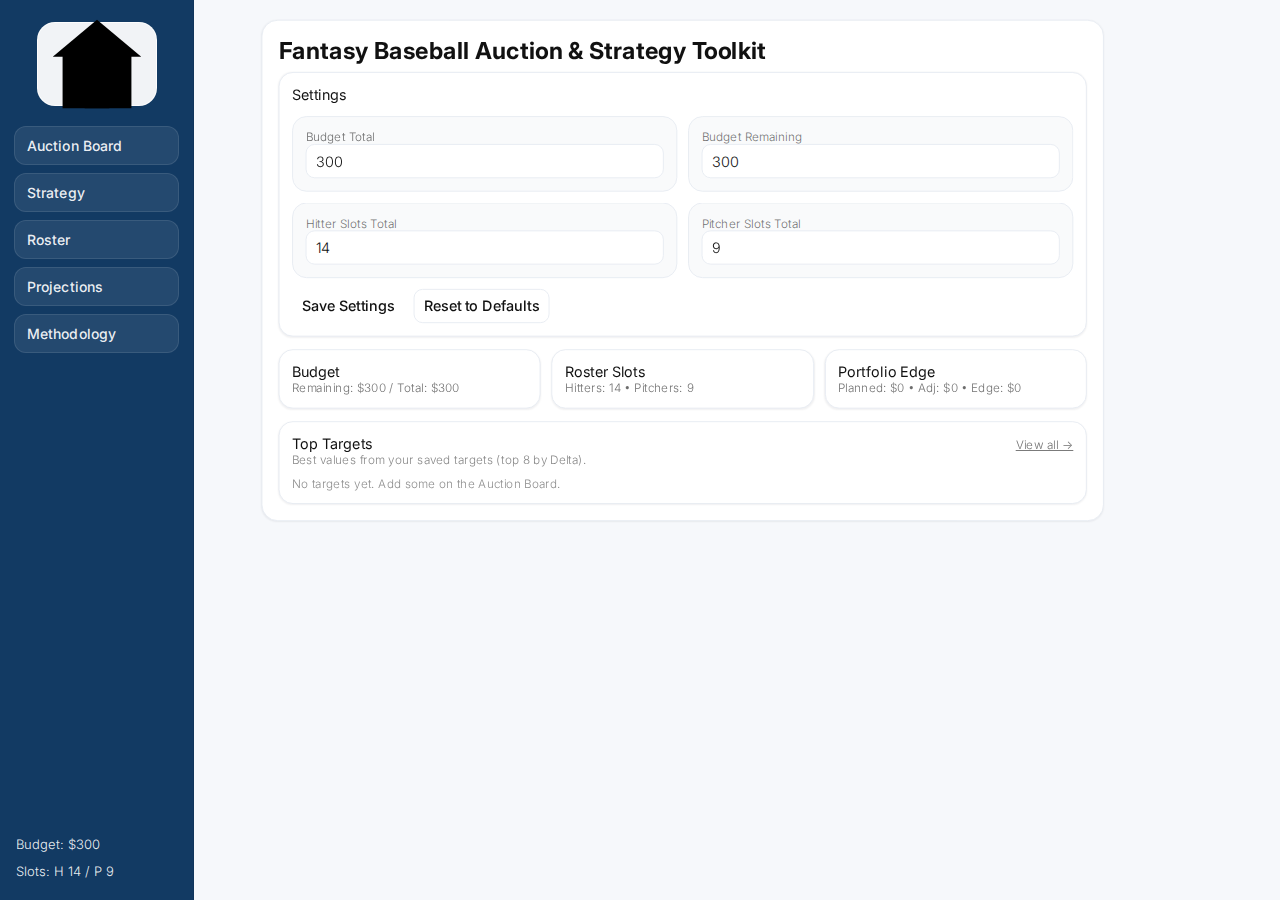
<file: index.html>
<!doctype html>
<html lang="en">
  <head>
    <meta name="description" content="Fantasy baseball auction values and category strategy toolkit. Custom projections, dynasty modeling, and category coverage tools for competitive leagues." />
<meta name="keywords" content="fantasy baseball, auction values, dynasty league, category strategy, projections tool, fantasy baseball calculator" />
<meta name="author" content="Jordan Kessler" />
    <!-- Google tag (gtag.js) -->
<script async src="https://www.googletagmanager.com/gtag/js?id=G-22XQ0HFT12"></script>
<script>
  window.dataLayer = window.dataLayer || [];
  function gtag(){dataLayer.push(arguments);}
  gtag('js', new Date());

  gtag('config', 'G-22XQ0HFT12');
</script>
    <meta charset="UTF-8" />
    <meta name="viewport" content="width=device-width, initial-scale=1.0" />
    <meta name="google-site-verification" content="mlk0pQ1yRfIZWII23HVvn_5_FzKYgPHKMaONfHoyyd4" />
    <title>HaG Toolkit — Dashboard</title>
    <link rel="stylesheet" href="css/style.css" />
  </head>

  <body>

    <div class="appShell">
      <aside class="sidebar">
  <a class="homeBtn" href="index.html" aria-label="Home">
    <svg viewBox="0 0 24 24" aria-hidden="true">
      <path d="M3 10.5L12 3l9 7.5"/>
      <path d="M5 9.5V21h14V9.5"/>
      <path d="M9.5 21v-7h5v7"/>
    </svg>
  </a>

  <nav class="sideNav">
    <a href="auction.html" data-tab="auction.html">Auction Board</a>
    <a href="strategy.html" data-tab="strategy.html">Strategy</a>
    <a href="roster.html" data-tab="roster.html">Roster</a>
    <a href="projections.html" data-tab="projections.html">Projections</a>
    <a href="methodology.html" data-tab="methodology.html">Methodology</a>
  </nav>

  <div class="sideStatus">
    <div class="sideStatusItem" id="hdrBudget">Budget: —</div>
    <div class="sideStatusItem" id="hdrSlots">Slots: —</div>
  </div>
</aside>

      <div class="content">

    <!-- HEADER -->
<!-- MAIN -->
    <main class="wrap">
      <section class="card">
        <h1>Fantasy Baseball Auction & Strategy Toolkit</h1>
        <p>
          
        </p>

        <!-- SETTINGS PANEL -->
        <section class="panel">
          <strong>Settings</strong>
          <p class="small"></p>

          <div class="grid">
            <label class="panel half">
              <div class="small">Budget Total</div>
              <input id="setBudgetTotal" type="number" min="0" step="1" />
            </label>

            <label class="panel half">
              <div class="small">Budget Remaining</div>
              <input id="setBudgetRemaining" type="number" min="0" step="1" />
            </label>

            <label class="panel half">
              <div class="small">Hitter Slots Total</div>
              <input id="setHSlots" type="number" min="0" step="1" />
            </label>

            <label class="panel half">
              <div class="small">Pitcher Slots Total</div>
              <input id="setPSlots" type="number" min="0" step="1" />
            </label>
          </div>

          <div style="display:flex; gap:10px; margin-top:12px; flex-wrap:wrap;">
            <button id="btnSaveSettings">Save Settings</button>
            <button id="btnResetSettings" class="ghost" type="button">
              Reset to Defaults
            </button>
            <span id="settingsStatus" class="small"></span>
          </div>
        </section>

        <!-- DASHBOARD CARDS -->
        <section class="grid">
          <div class="panel third">
            <strong>Budget</strong>
            <div class="small" id="budgetText">Loading…</div>
          </div>

          <div class="panel third">
            <strong>Roster Slots</strong>
            <div class="small" id="slotsText">Loading…</div>
          </div>

          <div class="panel third">
            <strong>Portfolio Edge</strong>
            <div class="small" id="portfolioText">Loading…</div>
          </div>
        </section>

        <!-- TOP TARGETS SNAPSHOT (SIMPLE) -->
        <section class="panel" style="margin-top:14px;">
          <div style="display:flex; justify-content:space-between; align-items:baseline; gap:10px;">
            <div>
              <strong>Top Targets</strong>
              <div class="small" style="opacity:.85;">
                Best values from your saved targets (top 8 by Delta).
              </div>
            </div>
            <a class="small" href="./auction.html">View all →</a>
          </div>

          <div id="dashTopTargets" class="small" style="margin-top:10px;">
            Loading targets…
          </div>
        </section>
      </section>
    </main>

    <!-- SCRIPT -->
    <script type="module">
      import { setActiveTab, hydrateHeader } from "./js/nav.js";
      import { getSettings, setSettings, getAuctionTargets } from "./js/storage.js";


      // --- init nav + header ---
      setActiveTab();
      hydrateHeader();

      // --- grab elements ---
      const els = {
        total: document.getElementById("setBudgetTotal"),
        remaining: document.getElementById("setBudgetRemaining"),
        hSlots: document.getElementById("setHSlots"),
        pSlots: document.getElementById("setPSlots"),
        save: document.getElementById("btnSaveSettings"),
        reset: document.getElementById("btnResetSettings"),
        status: document.getElementById("settingsStatus"),
        budgetText: document.getElementById("budgetText"),
        slotsText: document.getElementById("slotsText"),
        portfolioText: document.getElementById("portfolioText"),
        topTargets: document.getElementById("dashTopTargets"),
      };

      // --- update dashboard cards ---
      function hydrateDashboardCards() {
        const s = getSettings();
        els.budgetText.textContent =
          `Remaining: $${s.budget_remaining} / Total: $${s.budget_total}`;
        els.slotsText.textContent =
          `Hitters: ${s.hitter_slots_total} • Pitchers: ${s.pitcher_slots_total}`;

        // Portfolio Edge (prep board snapshot)
        try {
          const targets = getAuctionTargets?.() || [];
          const plannedSpend = (targets || []).reduce((sum, t) => {
            const plan = Number(t?.plan);
            const adj = Number(t?.adj);
            const use = Number.isFinite(plan) && plan > 0 ? plan : (Number.isFinite(adj) ? adj : 0);
            return sum + use;
          }, 0);

          const adjustedValue = (targets || []).reduce((sum, t) => {
            const adj = Number(t?.adj);
            return sum + (Number.isFinite(adj) ? adj : 0);
          }, 0);

          const edge = adjustedValue - plannedSpend;

          const fmt = (n) => `$${Math.round(n)}`;
          const sign = edge > 0 ? "+" : "";

          if (els.portfolioText) {
            els.portfolioText.textContent =
              `Planned: ${fmt(plannedSpend)} • Adj: ${fmt(adjustedValue)} • Edge: ${sign}${fmt(edge)}`;
          }
        } catch (e) {
          if (els.portfolioText) els.portfolioText.textContent = "—";
        }
      }

      // --- load settings into form ---
      function loadSettingsIntoForm() {
        const s = getSettings();
        els.total.value = s.budget_total;
        els.remaining.value = s.budget_remaining;
        els.hSlots.value = s.hitter_slots_total;
        els.pSlots.value = s.pitcher_slots_total;
      }

      // --- SAVE ---
      els.save.addEventListener("click", () => {
        const next = {
          budget_total: Number(els.total.value),
          budget_remaining: Number(els.remaining.value),
          hitter_slots_total: Number(els.hSlots.value),
          pitcher_slots_total: Number(els.pSlots.value),
        };

        setSettings(next);
        hydrateHeader();
        hydrateDashboardCards();
        loadSettingsIntoForm();

        els.status.textContent = "Saved ✓";
        setTimeout(() => (els.status.textContent = ""), 1500);
      });

      // --- RESET ---
      els.reset.addEventListener("click", () => {
        // IMPORTANT: must match key used in storage.js
        localStorage.removeItem("hag_settings");

        hydrateHeader();
        hydrateDashboardCards();
        loadSettingsIntoForm();

        els.status.textContent = "Reset ✓";
        setTimeout(() => (els.status.textContent = ""), 1500);
      });

      // ----------------------------
      // Top Targets Snapshot (simple)
      // ----------------------------

      function esc(s) {
        return String(s)
          .replaceAll("&", "&amp;")
          .replaceAll("<", "&lt;")
          .replaceAll(">", "&gt;");
      }

      function money(v) {
      const n = Number(v);
      if (!Number.isFinite(n)) return "—";
      // If it's literally 0, we usually mean "not computed"
      return n === 0 ? "—" : `$${Math.round(n)}`;
      }


      function indexByName(players) {
        const map = new Map();
        for (const p of players || []) {
          const key = normalizeName(p.player || p.name || "");
          if (key) map.set(key, p);
        }
        return map;
      }

      // Tries multiple possible keys so this doesn't break if pricing object changes
      function pickNum(obj, keys) {
        for (const k of keys) {
          const v = obj?.[k];
          const n = Number(v);
          if (Number.isFinite(n)) return n;
        }
        return null;
      }

      async function hydrateTopTargets() {
  const mount = els.topTargets;
  if (!mount) return;

  try {
    const targets = getAuctionTargets?.() || [];

    if (!Array.isArray(targets)) {
      mount.innerHTML = `<div style="opacity:.8;">Targets data is not an array (storage mismatch).</div>`;
      return;
    }

    if (!targets.length) {
      mount.innerHTML = `<div style="opacity:.8;">No targets yet. Add some on the Auction Board.</div>`;
      return;
    }

    // Keep dashboard simple: only use what is already stored on targets.
    const rows = targets
      .map(t => {
        const player = t.player || t.name || "";
        const pos = t.pos || t.position || "";
        const team = t.team || "";

        const adj =
          num(t.adj) ??
          num(t.adj_price) ??
          num(t.target_price) ??
          num(t.price) ??
          null;

        const val =
          num(t.val) ??
          num(t.value) ??
          num(t.base_val) ??
          num(t.auction_value_26) ??
          null;

        const delta =
          num(t.delta) ??
          (adj != null && val != null ? adj - val : null);

        return { player, pos, team, adj, delta };
      })
      .filter(r => r.player)
      .sort((a, b) => (b.delta ?? -9999) - (a.delta ?? -9999))
      .slice(0, 8);

    if (!rows.length) {
      mount.innerHTML = `<div style="opacity:.8;">No usable targets found.</div>`;
      return;
    }

    mount.innerHTML = `
      <div style="display:flex; flex-direction:column; gap:8px;">
        ${rows.map(r => `
          <div style="
            display:grid;
            grid-template-columns: 1fr 70px 70px;
            gap:10px;
            align-items:center;
            padding:10px;
            border-radius:10px;
            background: rgba(0,0,0,0.08);
          ">
            <div>
              <div style="font-weight:600;">${esc(r.player)}</div>
              <div class="small" style="opacity:.8;">${esc([r.pos, r.team].filter(Boolean).join(" · "))}</div>
            </div>
            <div style="text-align:right; font-variant-numeric:tabular-nums;">${money(r.adj)}</div>
            <div style="text-align:right; font-variant-numeric:tabular-nums;">${money(r.delta)}</div>
          </div>
        `).join("")}
      </div>
    `;
  } catch (err) {
    console.error("[dashboard] hydrateTopTargets failed:", err);
    mount.textContent = `Could not load targets: ${err?.message || err}`;
  }
}

function num(v) {
  const n = Number(v);
  return Number.isFinite(n) ? n : null;
}
      // --- initial load ---
      loadSettingsIntoForm();
      hydrateDashboardCards();
      hydrateTopTargets();
    </script>
  
      </div>
    </div>
  </body>
</html>
</file>
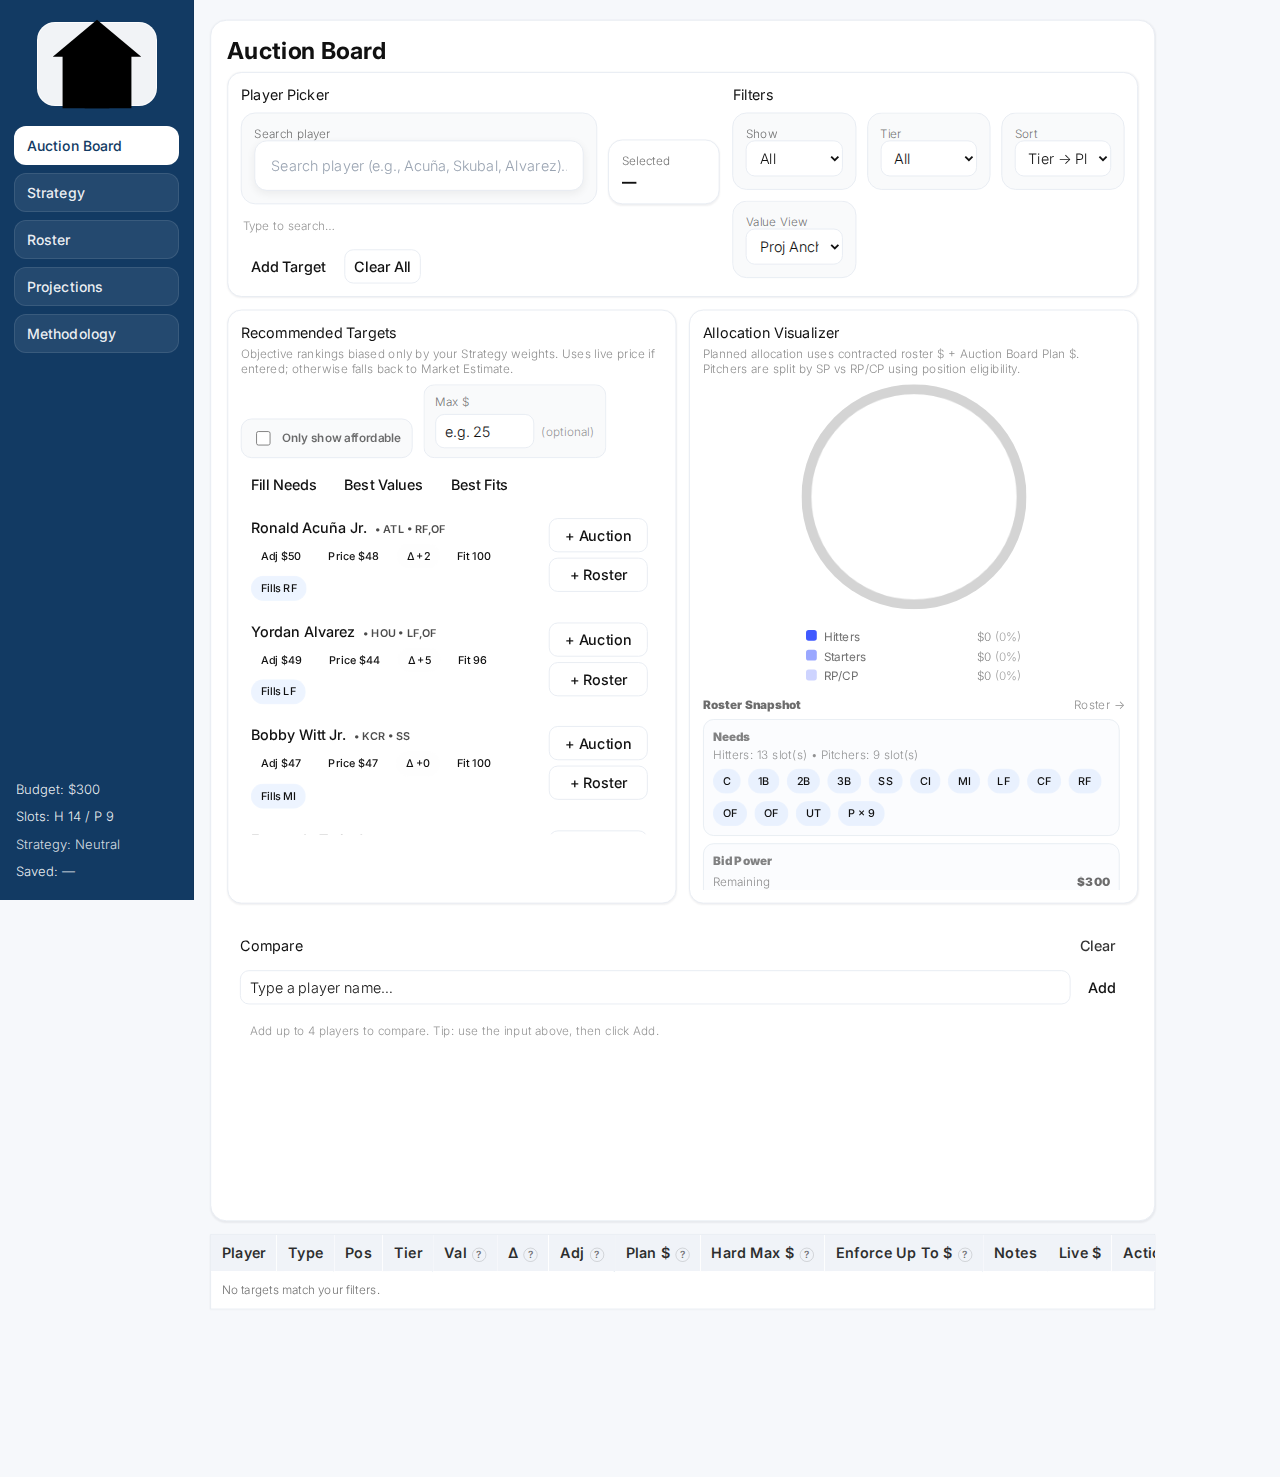
<file: auction.html>
<!doctype html>
<html lang="en">
  <head>
    <!-- Google tag (gtag.js) -->
<script async src="https://www.googletagmanager.com/gtag/js?id=G-22XQ0HFT12"></script>
<script>
  window.dataLayer = window.dataLayer || [];
  function gtag(){dataLayer.push(arguments);}
  gtag('js', new Date());

  gtag('config', 'G-22XQ0HFT12');
</script>
    <meta charset="UTF-8" />
    <meta name="viewport" content="width=device-width, initial-scale=1.0" />
    <title>HaG Toolkit — Auction Board</title>
    <link rel="stylesheet" href="css/style.css" />
  </head>

  <body>

    <div class="appShell">
      <aside class="sidebar">
  <a class="homeBtn" href="index.html" aria-label="Home">
    <svg viewBox="0 0 24 24" aria-hidden="true">
      <path d="M3 10.5L12 3l9 7.5"/>
      <path d="M5 9.5V21h14V9.5"/>
      <path d="M9.5 21v-7h5v7"/>
    </svg>
  </a>

  <nav class="sideNav">
    <a href="auction.html" data-tab="auction.html">Auction Board</a>
    <a href="strategy.html" data-tab="strategy.html">Strategy</a>
    <a href="roster.html" data-tab="roster.html">Roster</a>
    <a href="projections.html" data-tab="projections.html">Projections</a>
    <a href="methodology.html" data-tab="methodology.html">Methodology</a>
  </nav>

  <div class="sideStatus">
    <div class="sideStatusItem" id="hdrBudget">Budget: —</div>
    <div class="sideStatusItem" id="hdrSlots">Slots: —</div>
    <div class="sideStatusItem strategy-neutral" id="hdrStrategy">Strategy: —</div>
    <div class="sideStatusItem" id="hdrStrategySaved">Saved: —</div>
  </div>
</aside>

      <div class="content">

<main class="wrap wide">
      <!-- Intro + controls (boxed) -->
      <section class="card">
        <h1>Auction Board</h1>
        <div class="abLayout">
          <div class="abRow abRowTop">
<section class="panel">
          <div class="abTwoCol">

            <!-- LEFT: Player Picker (unchanged content) -->
            <div>
              <strong>Player Picker</strong>
              <div class="small" style="margin-top: 6px; opacity: .9;">
                
              </div>

              <div class="grid" style="margin-top: 10px; align-items: end;">
                <label class="panel" style="grid-column: span 9;">
                  <div class="small">Search player</div>
                  <input id="pickQuery" class="abSearch" type="text" placeholder="Search player (e.g., Acuña, Skubal, Alvarez)…" autocomplete="off" />
                </label>

                <div class="panel" style="grid-column: span 3;">
                  <div class="small">Selected</div>
                  <div id="pickSelected" style="font-weight:800; padding-top:6px;">—</div>
                </div>
              </div>

              <div id="pickResults" class="pickResults" style="margin-top: 10px;"></div>

              <div style="display:flex; gap:10px; flex-wrap:wrap; margin-top:12px; align-items:center;">
                <button id="btnPickAdd" type="button">Add Target</button>
                <button id="btnClearTargets" class="ghost" type="button">Clear All</button>
                <span id="auctionMeta" class="small" style="opacity:.75;"></span>
              </div>
            </div>

            <!-- RIGHT: Filters (unchanged content) -->
            <div>
              <strong>Filters</strong>

              <div class="grid" style="margin-top: 10px;">
                <label class="panel third">
                  <div class="small">Show</div>
                  <select id="fType">
                    <option value="all">All</option>
                    <option value="hit">Hitters</option>
                    <option value="pit">Pitchers</option>
                  </select>
                </label>

                <label class="panel third">
                  <div class="small">Tier</div>
                  <select id="fTier">
                    <option value="all">All</option>
                    <option value="S">S</option>
                    <option value="A">A</option>
                    <option value="B">B</option>
                    <option value="C">C</option>
                    <option value="D">D</option>
                    <option value="F">F</option>
                  </select>
                </label>

                <label class="panel third">
                  <div class="small">Sort</div>
                  <select id="fSort">
                    <option value="tier_plan_name">Tier → Plan → Name</option>
                    <option value="plan_desc">Plan $ (high → low)</option>
                    <option value="max_desc">Hard Max $ (high → low)</option>
                    <option value="name_asc">Name (A → Z)</option>
                  </select>
                </label>

                <label class="panel third">
                  <div class="small">Value View</div>
                  <select id="valueMode">
                    <option value="proj">Proj Anchor</option>
                    <option value="market">Market Estimate</option>
                  </select>
                </label>
              </div>
            </div>

          </div>
        </section>
          </div>

          <div class="abRow abRowMid dualPanels" style="margin-top: 14px;">
<section class="panel">
            <div style="display:flex; align-items:baseline; justify-content:space-between; gap:12px; flex-wrap:wrap;">
              <strong>Recommended Targets</strong>
</div>
            <div class="small" style="margin-top:6px; opacity:.8;">
              Objective rankings biased only by your Strategy weights. Uses live price if entered; otherwise falls back to Market Estimate.
            </div>

            <div class="recControls">
              <label class="recCtl recCheck">
                <input id="recAffordableOnly" type="checkbox" />
                <span class="small">Only show affordable</span>
              </label>

              <div class="recCtl">
                <div class="small">Max $</div>
                <div class="recCtlRow">
                  <input id="recMaxBid" type="number" min="0" step="1" placeholder="e.g. 25" />
                  <span class="small" style="opacity:.75;">(optional)</span>
                </div>
              </div>
            </div>

            <div class="recTabs">
              <button class="recTabBtn active" type="button" data-rec-tab="needs">Fill Needs</button>
              <button class="recTabBtn" type="button" data-rec-tab="values">Best Values</button>
              <button class="recTabBtn" type="button" data-rec-tab="fits">Best Fits</button>
            </div>

            <div id="recTargets" class="recPanel">
              <div id="recNeeds"></div>
              <div id="recValues" style="display:none;"></div>
              <div id="recFits" style="display:none;"></div>
            </div>
          </section>
<section class="panel allocPanel">
            <div style="display:flex; align-items:baseline; justify-content:space-between; gap:12px; flex-wrap:wrap;">
              <strong>Allocation Visualizer</strong>
</div>
            <div class="small" style="margin-top:6px; opacity:.8;">
              Planned allocation uses contracted roster $ + Auction Board Plan $. Pitchers are split by SP vs RP/CP using position eligibility.
            </div>
            <div>
              <div class="allocRow">
                <div class="allocPieWrap">
                  <canvas id="allocPie" width="250" height="250" style="border-radius:999px;"></canvas>
                </div>
                <div id="allocLegend" class="small"></div>
              </div>

              <!-- Roster Snapshot (compact, scrollable) -->
              <div class="snapHeader">
                <div class="small" style="font-weight:900;">Roster Snapshot</div>
                <a class="small" href="roster.html" style="opacity:.8; text-decoration:none;">Roster →</a>
              </div>

              <div id="rosterSnapshot" class="rosterSnapshot"></div>
            </div>
          </section>
          </div>

          <div class="abRow abRowCompare" style="margin-top: 14px;">
<section class="panel comparePanelOuter">
            <div style="display:flex; align-items:baseline; justify-content:space-between; gap:12px; flex-wrap:wrap;">
              <strong>Compare</strong>
              <button id="cmpClear" class="btn btn-sm" type="button" style="opacity:.85;">Clear</button>
            </div>

            <div class="cmpControls">
              <div class="cmpInputWrap">
                <input id="cmpInput" class="cmpInput" placeholder="Type a player name…" autocomplete="off" />
                <div id="cmpSuggest" class="cmpSuggest" style="display:none;"></div>
              </div>
              <button id="cmpAdd" class="btn btn-sm" type="button">Add</button>
            </div>

            <div id="cmpPanel" class="cmpPanel"></div>
          </section>
          </div>
        </div>
<!-- ✅ CLOSE the intro card properly -->
      </section>

      <!-- ✅ (legacy marker) CLOSES the intro card properly -->

      <!-- Full-width table -->
      <section class="card full-width" style="margin-top: 14px;">
        <div class="table-wrap">
          <table class="data-table" id="auctionTable">
            <thead>
              <tr>
                <th style="text-align:left;">Player</th>
                <th>Type</th>
                <th>Pos</th>
                <th>Tier</th>
                <th style="text-align:right;">Val<a class="qHelp" href="methodology.html#legends" title="Definitions">?</a></th>
                <th style="text-align:right;">Δ<a class="qHelp" href="methodology.html#legends" title="Definitions">?</a></th>
                <th style="text-align:right;">Adj<a class="qHelp" href="methodology.html#legends" title="Definitions">?</a></th>
                <th style="text-align:right;">Plan $<a class="qHelp" href="methodology.html#legends" title="Definitions">?</a></th>
                <th style="text-align:right;">Hard Max $<a class="qHelp" href="methodology.html#legends" title="Definitions">?</a></th>
                <th style="text-align:right;">Enforce Up To $<a class="qHelp" href="methodology.html#legends" title="Definitions">?</a></th>
                <th style="text-align:left;">Notes</th>
                <th style="text-align:right;">Live $</th>
                <th style="text-align:right;">Action</th>
              </tr>
            </thead>
            <tbody id="auctionTbody">
              <tr>
                <td colspan="13" class="small" style="padding:12px;">No targets yet. Add one above.</td>
              </tr>
            </tbody>
          </table>
        </div>
      </section>
    </main>

    <script type="module" src="./js/auction-page.js"></script>

    <script type="module">
      import { setActiveTab, hydrateHeader } from "./js/nav.js";
      setActiveTab();
      hydrateHeader();
    </script>
  
      </div>
    </div>
  </body>
</html>
</file>
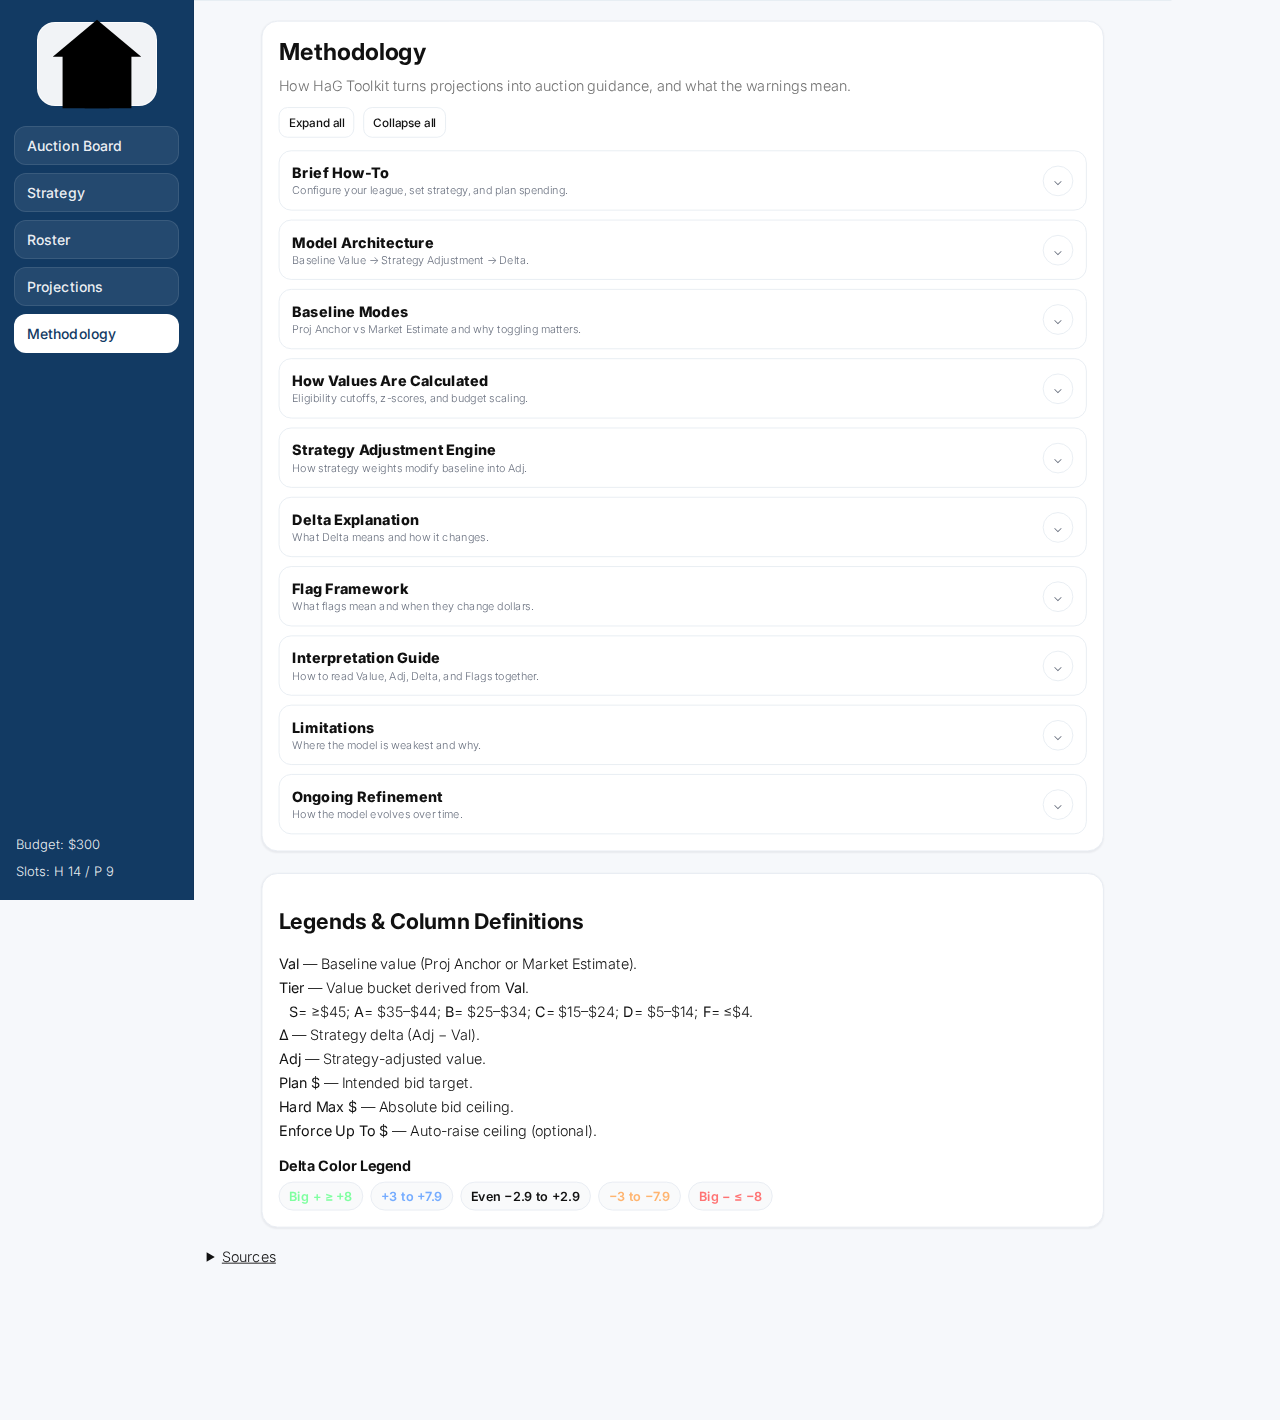
<file: methodology.html>
<!doctype html>
<html lang="en">
<head>
  <!-- Google tag (gtag.js) -->
<script async src="https://www.googletagmanager.com/gtag/js?id=G-22XQ0HFT12"></script>
<script>
  window.dataLayer = window.dataLayer || [];
  function gtag(){dataLayer.push(arguments);}
  gtag('js', new Date());

  gtag('config', 'G-22XQ0HFT12');
</script>
  <meta charset="utf-8" />
  <meta name="viewport" content="width=device-width, initial-scale=1" />
  <title>Methodology | HaG Toolkit</title>

  <!-- Use your global site stylesheet -->
  <link rel="stylesheet" href="css/style.css" />

  <!-- Methodology-only styles (accordion). Uses your existing CSS variables. -->
  <style>
    .methodology-controls{
      display:flex;
      gap:10px;
      flex-wrap:wrap;
      margin: 12px 0 14px;
    }

    .methodology-btn{
      background: transparent;
      border: 1px solid var(--border);
      color: var(--text);
      padding: 9px 12px;
      border-radius: 999px;
      cursor: pointer;
      font-size: 13px;
    }
    .methodology-btn:hover{ background: rgba(255,255,255,0.04); }
    .methodology-btn:focus{ outline: 2px solid rgba(59,130,246,0.55); outline-offset: 2px; }

    .methodology-accordion{
      display:flex;
      flex-direction:column;
      gap:10px;
      margin-top: 10px;
    }

    .methodology-accordion details{
      border: 1px solid var(--border);
      border-radius: 14px;
      overflow: clip;
      background: rgba(255,255,255,0.04);
    }

    .methodology-accordion summary{
      list-style: none;
      cursor: pointer;
      padding: 14px 14px;
      display:flex;
      align-items:center;
      justify-content:space-between;
      gap: 12px;
      user-select:none;
    }
    .methodology-accordion summary::-webkit-details-marker{ display:none; }

    .sum-left{
      display:flex;
      flex-direction:column;
      gap:2px;
      min-width:0;
    }

    .sum-title{
      font-weight: 800;
      letter-spacing: 0.2px;
    }

    .sum-desc{
      font-size: 12px;
      color: var(--muted);
      white-space: nowrap;
      overflow: hidden;
      text-overflow: ellipsis;
      max-width: 760px;
    }

    .chev{
      flex: 0 0 auto;
      width: 34px;
      height: 34px;
      border-radius: 999px;
      display:grid;
      place-items:center;
      border: 1px solid var(--border);
      background: rgba(255,255,255,0.02);
      transition: transform 140ms ease;
      font-size: 14px;
      color: var(--muted);
    }

    details[open] .chev{
      transform: rotate(180deg);
      color: var(--text);
    }

    .content{
      padding: 0 14px 14px;
      border-top: 1px solid var(--border);
      color: var(--text);
    }

    .content p{ margin: 10px 0; }
    .content ul{ margin: 10px 0 10px 18px; }
    .content li{ margin: 6px 0; }

    .pill-inline{
      display:inline-block;
      font-size: 12px;
      padding: 4px 10px;
      border-radius: 999px;
      border: 1px solid var(--border);
      color: var(--muted);
      margin-right: 8px;
      margin-top: 6px;
    }

    .callout{
      margin-top: 10px;
      padding: 10px 12px;
      border-radius: 12px;
      border: 1px solid var(--border);
      background: rgba(255,255,255,0.03);
      color: var(--muted);
      font-size: 13px;
    }

    .content code{
      background: rgba(255,255,255,0.06);
      padding: 2px 6px;
      border-radius: 8px;
      font-size: 12.5px;
      color: var(--text);
    }
  </style>
</head>

<body>

    <div class="appShell">
      <aside class="sidebar">
  <a class="homeBtn" href="index.html" aria-label="Home">
    <svg viewBox="0 0 24 24" aria-hidden="true">
      <path d="M3 10.5L12 3l9 7.5"/>
      <path d="M5 9.5V21h14V9.5"/>
      <path d="M9.5 21v-7h5v7"/>
    </svg>
  </a>

  <nav class="sideNav">
    <a href="auction.html" data-tab="auction.html">Auction Board</a>
    <a href="strategy.html" data-tab="strategy.html">Strategy</a>
    <a href="roster.html" data-tab="roster.html">Roster</a>
    <a href="projections.html" data-tab="projections.html">Projections</a>
    <a href="methodology.html" data-tab="methodology.html">Methodology</a>
  </nav>

  <div class="sideStatus">
    <div class="sideStatusItem" id="hdrBudget">Budget: —</div>
    <div class="sideStatusItem" id="hdrSlots">Slots: —</div>
  </div>
</aside>

      <div class="content">

  <!-- Shared site header (matches your other pages) -->
<main class="wrap">
    <section class="card">
      <h1>Methodology</h1>
      <p class="muted">How HaG Toolkit turns projections into auction guidance, and what the warnings mean.</p>

      <div class="methodology-controls">
        <button class="methodology-btn" id="expandAll" type="button">Expand all</button>
        <button class="methodology-btn" id="collapseAll" type="button">Collapse all</button>
      </div>

      <div class="methodology-accordion" id="accordion">

        

        <details>
          <summary>
            <div class="sum-left">
              <div class="sum-title">Brief How-To</div>
              <div class="sum-desc">Configure your league, set strategy, and plan spending.</div>
            </div>
            <div class="chev">⌄</div>
          </summary>
          <div class="content">
<p>1. Enter League Settings</p>
<p>Start on the <strong>Dashboard</strong> and input:</p>
<ul>
<li>Total auction budget</li>
<li>Number of hitter slots</li>
<li>Number of pitcher slots</li>
</ul>
<p>These inputs determine how projection totals convert into dollar values.</p>
<hr />
<p>2. Add Players Under Contract</p>
<p>Enter players already on your roster.</p>
<p>Their salaries are subtracted from your available budget, and spending distributions update accordingly.</p>
<p>This ensures valuations reflect your true remaining flexibility.</p>
<hr />
<p>3. Set Strategy Weights</p>
<p>Adjust category weights and roster preferences to reflect how you intend to build.</p>
<p>When strategy settings change:</p>
<ul>
<li><strong>Adj recalculates</strong></li>
<li><strong>Delta recalculates</strong></li>
</ul>
<p>Adj reflects what a player is worth under your build.</p>
<hr />
<p>4. Choose a Baseline Mode</p>
<p>On the Auction Board, select:</p>
<ul>
<li><strong>Proj Anchor</strong> → evaluate strictly on projected production</li>
<li><strong>Market Estimate</strong> → evaluate relative to expected auction pricing</li>
</ul>
<p>Switching baseline mode changes:</p>
<ul>
<li>The baseline Value</li>
<li>Adj (which recalculates from that baseline)</li>
<li>Delta</li>
</ul>
<hr />
<p>Intended Use</p>
<p>The Toolkit is best used for <strong>pre-auction planning and valuation reference</strong>. It provides structured price anchors that should be adapted as the auction unfolds.</p>
          </div>
        </details>

        <details>
          <summary>
            <div class="sum-left">
              <div class="sum-title">Model Architecture</div>
              <div class="sum-desc">Baseline Value → Strategy Adjustment → Delta.</div>
            </div>
            <div class="chev">⌄</div>
          </summary>
          <div class="content">
<p>The HaG Toolkit separates valuation into three layers:</p>
<p><strong>Baseline Value → Strategy Adjustment → Delta</strong></p>
<p>This structure keeps projection, market psychology, and strategy independent.</p>
<hr />
<p>Baseline Value</p>
<p>Baseline Value is the starting dollar amount for a player.</p>
<p>It depends on the selected <strong>Value Mode</strong>:</p>
<ul>
<li><strong>Proj Anchor</strong> – projection-based valuation</li>
<li><strong>Market Estimate</strong> – projection adjusted by structured flag modifiers</li>
</ul>
<p>Only one baseline is active at a time. It represents the neutral starting point before strategy is applied.</p>
<hr />
<p>Strategy-Adjusted Value (Adj)</p>
<p>Adj is the output of the strategy engine.</p>
<p>It recalculates dynamically from the selected Baseline Value and responds to:</p>
<ul>
<li>Category weights</li>
<li>Budget structure</li>
<li>Roster slot allocation</li>
<li>Strategic emphasis</li>
</ul>
<p>Conceptually:</p>
<p>Adj = StrategyAdjust(Baseline Value)</p>
<p>Adj reflects what a player should be worth under your specific build.</p>
<hr />
<p>Delta</p>
<p>Delta measures the impact of strategy:</p>
<p>Delta = Adj − Baseline Value</p>
<ul>
<li>Positive → strategy boosts the player</li>
<li>Negative → strategy suppresses the player</li>
<li>Zero → neutral fit</li>
</ul>
<p>Because Adj recalculates from the active baseline, Delta recalculates when Value Mode changes.</p>
<hr />
<p>Design Principle</p>
<p>Projection (talent), market modeling (flags), and strategy (Adj) are intentionally separated. This allows users to evaluate players on production, anticipate pricing behavior, or align value to build preference—without merging those forces into one opaque number.</p>
          </div>
        </details>

        <details>
          <summary>
            <div class="sum-left">
              <div class="sum-title">Baseline Modes</div>
              <div class="sum-desc">Proj Anchor vs Market Estimate and why toggling matters.</div>
            </div>
            <div class="chev">⌄</div>
          </summary>
          <div class="content">
<p>The Toolkit allows you to select the starting point for valuation. This choice determines the baseline used by the strategy engine.</p>
<p>Proj Anchor</p>
<p>Proj Anchor represents projection-based value derived from expected statistical output.</p>
<p>Use this mode when you want to evaluate players strictly on projected production, independent of draft-room behavior.</p>
<p>This is the cleanest talent-based lens.</p>
<hr />
<p>Market Estimate</p>
<p>Market Estimate adjusts projection value using structured flag modifiers designed to approximate expected auction pricing.</p>
<p>Use this mode when you want to evaluate players relative to likely room behavior and historical pricing patterns.</p>
<p>This lens incorporates market psychology.</p>
<hr />
<p>Why It Matters</p>
<p>The selected baseline becomes the input for the strategy engine:</p>
<ul>
<li>Adj recalculates from the chosen baseline</li>
<li>Delta recalculates accordingly</li>
</ul>
<p>Toggling between modes allows you to compare:</p>
<ul>
<li>Pure talent value</li>
<li>Market-relative pricing value</li>
</ul>
<p>without changing your underlying strategy preferences.</p>
          </div>
        </details>

        <details>
          <summary>
            <div class="sum-left">
              <div class="sum-title">How Values Are Calculated</div>
              <div class="sum-desc">Eligibility cutoffs, z-scores, and budget scaling.</div>
            </div>
            <div class="chev">⌄</div>
          </summary>
          <div class="content">
<p>Player values begin with projections, standardized using z-scores, then converted into auction dollars using league budget and roster-slot assumptions.</p>
<hr />
<p>Player Pool and Cutoffs</p>
<p>League means and standard deviations are calculated using only draft-relevant players:</p>
<ul>
<li><strong>Hitters:</strong> 200+ PA</li>
<li><strong>Starters:</strong> 120+ IP</li>
<li><strong>Relievers:</strong> 35+ IP</li>
</ul>
<p>These thresholds determine who contributes to league averages. Players below the thresholds can still appear in the dataset, but their z-scores are computed against the established pool baselines.</p>
<hr />
<p>Total League Budget and Allocation</p>
<p>Total league spending is modeled as:</p>
<ul>
<li><strong>14 teams × $300 = $4200</strong></li>
</ul>
<p>Budget is split across role groups to reflect league spending patterns:</p>
<ul>
<li><strong>Hitters:</strong> $2730 (65%)</li>
<li><strong>Starters:</strong> $870 (21%)</li>
<li><strong>Relievers:</strong> $600 (14%)</li>
</ul>
<p>Each group is valued independently, then scaled to its share of the budget.</p>
<hr />
<p>Z-Score Framework</p>
<p>For each category:</p>
<p>Z = (Player Stat − League Mean) / Standard Deviation</p>
<p>Category z-scores are combined using weighted sums (SumProduct) to create a total value score for each player group.</p>
<hr />
<p>Hitters</p>
<p>Hitters use weighted z-scores with a <strong>positive-z only</strong> conversion to dollars:</p>
<ul>
<li>Only players with a positive total hitter score receive auction dollars.</li>
<li>Players above 200 PA can still be <strong>replacement-level ($0)</strong> if their total score is not positive.</li>
</ul>
<p>Dollar scaling:</p>
<ul>
<li>Compute a multiplier: <strong>$2730 / Sum(positive hitter totals)</strong></li>
<li>Player value: <strong>Hitter Total × multiplier</strong>, then rounded</li>
</ul>
<p>Hitter category weights reflect the league’s power-advantaged format:</p>
<ul>
<li>AVG (0.5), OPS (1.75), TB (1.25), HR (1.25), RBI (1.1), R (1.0), SB (0.35)</li>
</ul>
<hr />
<p>Starters</p>
<p>Starters (120+ IP) are valued using weighted totals that can include negative contributions during scaling, then converted into dollars from the starter budget pool.</p>
<ul>
<li>Starter budget pool: <strong>$870</strong></li>
<li>Values are produced from weighted totals, scaled into dollars</li>
<li><strong>Minimum starter anchor is $1</strong> for pitchers above 120 IP</li>
</ul>
<p>Starter category weights emphasize pitcher skill over raw volume:</p>
<ul>
<li>ERA (1.5), WHIP (1.5), IP (0.1), QS (1.0), K (1.0)</li>
</ul>
<p>This weighting intentionally prioritizes stable skill indicators and reduces reliance on innings volume, which is more volatile in projection systems.</p>
<hr />
<p>Relievers</p>
<p>Relievers (35+ IP) use a positive-z conversion similar to hitters, but are also role-adjusted:</p>
<ul>
<li>Values are computed from positive reliever totals and scaled into the <strong>$600</strong> reliever budget pool.</li>
<li>Relievers are treated differently depending on closer vs non-closer usage.</li>
<li><strong>Non-closer relievers are capped at $5.</strong></li>
<li>Any dollars removed by the cap are redistributed to closers.</li>
</ul>
<p>Reliever weighting emphasizes <strong>Holds</strong> most heavily for non-closers, while closer weighting emphasizes <strong>Saves</strong> most heavily.</p>
          </div>
        </details>

        <details>
          <summary>
            <div class="sum-left">
              <div class="sum-title">Strategy Adjustment Engine</div>
              <div class="sum-desc">How strategy weights modify baseline into Adj.</div>
            </div>
            <div class="chev">⌄</div>
          </summary>
          <div class="content">
<p>The Strategy Adjustment Engine converts baseline value into a build-specific valuation.</p>
<p>It operates after projection and market modeling and is independent of how the baseline was derived.</p>
<hr />
<p>Baseline Input</p>
<p>The engine begins with the selected Baseline Value:</p>
<ul>
<li><strong>Proj Anchor</strong>, or</li>
<li><strong>Market Estimate</strong></li>
</ul>
<p>Only one baseline is active at a time.</p>
<hr />
<p>Strategy Modifiers</p>
<p>Adj is calculated by applying strategic emphasis to the baseline through:</p>
<ul>
<li>Category weight preferences</li>
<li>Budget allocation assumptions</li>
<li>Roster slot distribution</li>
<li>Build priorities (e.g., pitching depth, power focus)</li>
</ul>
<p>Conceptually:</p>
<p>Adj = StrategyAdjust(Baseline Value)</p>
<p>Strategy adjustments can increase or decrease a player’s value depending on how their statistical profile aligns with the selected build.</p>
<hr />
<p>Dynamic Recalculation</p>
<p>Adj recalculates whenever:</p>
<ul>
<li>Strategy weights change</li>
<li>League budget settings change</li>
<li>Baseline mode changes</li>
</ul>
<p>This ensures that valuation remains aligned with both roster construction and chosen valuation lens.</p>
<hr />
<p>Purpose</p>
<p>The Strategy Adjustment Engine answers:</p>
<p>“What should this player be worth under my specific roster construction goals?”</p>
<p>It does not alter projections or market modeling.<br />
It modifies value only to reflect strategic fit.</p>
          </div>
        </details>

        <details>
          <summary>
            <div class="sum-left">
              <div class="sum-title">Delta Explanation</div>
              <div class="sum-desc">What Delta means and how it changes.</div>
            </div>
            <div class="chev">⌄</div>
          </summary>
          <div class="content">
<p>Delta measures how much your strategy changes a player’s value relative to the selected baseline.</p>
<p>It is always defined as:</p>
<h2>Delta = Adj − Baseline Value</h2>
<p>What Delta Represents</p>
<ul>
<li><strong>Positive Delta</strong> → Your strategy increases the player’s value.</li>
<li><strong>Negative Delta</strong> → Your strategy suppresses the player’s value.</li>
<li><strong>Zero Delta</strong> → Neutral fit under current build.</li>
</ul>
<p>Delta reflects <strong>strategic premium</strong>, not projection accuracy or market inefficiency.</p>
<hr />
<p>Why Delta Changes</p>
<p>Because Adj is calculated from the active Baseline Value:</p>
<ul>
<li>Changing strategy weights changes Delta.</li>
<li>Changing league settings changes Delta.</li>
<li>Toggling Baseline Mode changes Delta.</li>
</ul>
<p>Delta always measures the difference between strategy-adjusted value and the selected starting lens.</p>
<hr />
<p>What Delta Is Not</p>
<p>Delta does not measure:</p>
<ul>
<li>Projection vs. market discrepancy</li>
<li>Draft inflation</li>
<li>Player quality in isolation</li>
</ul>
<p>It strictly measures alignment between a player’s statistical profile and your roster construction preferences.</p>
          </div>
        </details>

        <details>
          <summary>
            <div class="sum-left">
              <div class="sum-title">Flag Framework</div>
              <div class="sum-desc">What flags mean and when they change dollars.</div>
            </div>
            <div class="chev">⌄</div>
          </summary>
          <div class="content">
<p>Flags are structured modifiers designed to approximate market behavior and highlight contextual risk.</p>
<p>They influence <strong>Market Estimate</strong>, not projection or strategy logic.</p>
<p>If a flag includes a visible severity level (e.g., Minor, Moderate, Major), it applies a percentage adjustment to value.</p>
<p>If no severity level is shown, the flag functions as an informational warning only and does <strong>not</strong> modify value.</p>
<p>Conceptually:</p>
<p>Market Estimate = Proj Anchor × (1 ± Flag Adjustments)</p>
<p>Flags never alter:</p>
<ul>
<li>Proj Anchor</li>
<li>Adj</li>
<li>Delta</li>
</ul>
<p>They only shape Market Estimate.</p>
<hr />
<p>A. Market Behavior Flags</p>
<p>These reflect how draft rooms historically price certain player profiles.</p>
<p><strong>Market Overpay</strong><br />
Applied when historical behavior suggests inflation beyond projection value.</p>
<p><strong>Market Undershoot / Undershoot</strong><br />
Applied when players are consistently priced below projection value.</p>
<p><strong>Overpay / Underpay</strong><br />
Signals structural pricing bias relative to baseline value.</p>
<hr />
<p>B. Projection Dynamics Flags</p>
<p>These address mismatches between projection systems and observed skill trends.</p>
<p><strong>Projection Premium</strong><br />
Upside not fully captured by projection systems.</p>
<p><strong>Projection Lag</strong><br />
Projection systems trailing recent skill growth.</p>
<p><strong>Ceiling</strong><br />
High-upside player with volatile range of outcomes.</p>
<p><strong>False Bounceback</strong><br />
Minor statistical improvement mistaken for full recovery.</p>
<p><strong>Bounceback</strong><br />
Projection below established performance baseline.</p>
<hr />
<p>C. Injury &amp; Health Flags</p>
<p>These account for distortion caused by health-related volatility.</p>
<p><strong>Injury Distortion (+)</strong><br />
Recent injury artificially suppressed prior production.</p>
<p><strong>Injury Distortion (−)</strong><br />
Partial recovery inflated perceived rebound.</p>
<p><strong>Injury Risk</strong><br />
Elevated probability of missed time based on profile or history.</p>
<hr />
<p>D. Role &amp; Usage Flags</p>
<p>These reflect structural opportunity changes.</p>
<p><strong>Role Change</strong><br />
Material shift in usage, lineup slot, rotation role, or leverage.</p>
<p><strong>Small Sample Breakout</strong><br />
Projection spike driven by limited sample performance.</p>
<hr />
<p>E. Structural Value Flags</p>
<p>These address pool-wide or archetype-based valuation distortions.</p>
<p><strong>Replacement-Level Illusion</strong><br />
Category production appears strong but is widely replaceable.</p>
<p><strong>Aging Cliff Risk</strong><br />
Player entering historical performance decline window.</p>
<p><strong>Contract Adjustment Required</strong><br />
Valuation requires adjustment relative to contract inflation structure.</p>
<hr />
<p>F. Reliever-Specific Context</p>
<p>Some reliever flags reflect role clarity or leverage uncertainty, particularly when distinguishing between closers and non-closers. These may influence Market Estimate but do not alter projection or strategy logic.</p>
<hr />
<p>Informational Flags</p>
<p>If a flag appears without a severity level:</p>
<ul>
<li>It does not modify value.</li>
<li>It serves as a contextual warning only.</li>
</ul>
<p>This allows managers to see structural risk or opportunity without automatically adjusting valuation.</p>
<hr />
<p>Design Principle</p>
<p>Flags model pricing behavior and contextual uncertainty.<br />
They do not override projection or strategy.<br />
They provide an additional lens for anticipating auction dynamics.</p>
          </div>
        </details>

        <details>
          <summary>
            <div class="sum-left">
              <div class="sum-title">Interpretation Guide</div>
              <div class="sum-desc">How to read Value, Adj, Delta, and Flags together.</div>
            </div>
            <div class="chev">⌄</div>
          </summary>
          <div class="content">
<p>The Auction Board provides multiple valuation lenses. Understanding how they interact allows you to prioritize targets and identify risk.</p>
<hr />
<p>Reading the Core Columns</p>
<p><strong>Value</strong><br />
Your selected baseline (Proj Anchor or Market Estimate).</p>
<p><strong>Adj</strong><br />
What the player is worth under your strategy.</p>
<p><strong>Delta</strong><br />
The strategic premium:<br />
Delta = Adj − Value</p>
<hr />
<p>Strategic Fit Signals</p>
<p><strong>High Positive Delta</strong><br />
Your strategy favors this player’s statistical profile.<br />
These are strong structural fits under your build.</p>
<p><strong>Large Negative Delta</strong><br />
The player does not align with your current strategy emphasis.</p>
<p><strong>Delta Near Zero</strong><br />
Neutral fit — valuation driven primarily by baseline lens.</p>
<hr />
<p>Market Context Signals</p>
<p>When using Market Estimate as your baseline:</p>
<p><strong>Adj &gt; Market Estimate</strong><br />
Your strategy suggests the player is undervalued relative to expected room behavior.</p>
<p><strong>Adj &lt; Market Estimate</strong><br />
Your strategy suggests the player may not justify anticipated market pricing.</p>
<p>When using Proj Anchor as your baseline:</p>
<ul>
<li>Compare Market Estimate separately to gauge potential inflation or discount.</li>
</ul>
<hr />
<p>Combined Signals</p>
<p>Some useful combinations:</p>
<p><strong>High Delta + Modest Market Estimate</strong><br />
Strong build fit without obvious inflation risk.</p>
<p><strong>Low Delta + High Market Estimate</strong><br />
Potential overpay under your build.</p>
<p><strong>Positive Delta + Market Undershoot Flag</strong><br />
Possible structural value opportunity.</p>
<p><strong>Negative Delta + Overpay Flag</strong><br />
High risk of inefficient allocation.</p>
<hr />
<p>Practical Use</p>
<p>Use the board to:</p>
<ul>
<li>Identify priority targets that fit your strategy</li>
<li>Anticipate market pressure on specific player types</li>
<li>Stress-test roster construction assumptions</li>
<li>Refine allocation before entering the draft</li>
</ul>
<p>The Toolkit is a structured valuation reference — not an automated bidding system. Final decisions should adapt to auction flow and room dynamics.</p>
          </div>
        </details>

        <details>
          <summary>
            <div class="sum-left">
              <div class="sum-title">Limitations</div>
              <div class="sum-desc">Where the model is weakest and why.</div>
            </div>
            <div class="chev">⌄</div>
          </summary>
          <div class="content">
<p>No valuation model eliminates uncertainty. The HaG Toolkit is designed to structure decision-making, not remove volatility.</p>
<hr />
<p>Projection Dependency</p>
<p>All baseline values originate from statistical projections.</p>
<p>If projections misestimate playing time, performance, or role, valuation will reflect those errors. The model assumes projections are directionally sound but acknowledges inherent uncertainty.</p>
<hr />
<p>Distribution Assumptions</p>
<p>Z-scores are calculated using eligible player pools and assume reasonably stable statistical distributions.</p>
<p>Outliers, sudden role changes, or extreme variance seasons can distort relative value calculations.</p>
<hr />
<p>Budget Allocation Assumptions</p>
<p>Dollar conversion depends on predefined budget splits:</p>
<ul>
<li>65% Hitters</li>
<li>21% Starters</li>
<li>14% Relievers</li>
</ul>
<p>If league spending patterns diverge materially from these assumptions, auction pricing may not align perfectly with model output.</p>
<hr />
<p>Role Volatility</p>
<p>Reliever value is particularly sensitive to role clarity. Save and hold distributions can change rapidly, impacting realized value beyond projection stability.</p>
<hr />
<p>Strategy Sensitivity</p>
<p>Adj and Delta depend entirely on user-defined weights.</p>
<p>Poor calibration of strategy weights can distort valuation signals. The model reflects your build — it does not validate whether that build is optimal.</p>
<hr />
<p>Market Modeling Is Approximate</p>
<p>Flags are structured approximations of auction psychology and pricing patterns. They improve contextual awareness but cannot perfectly predict draft room behavior.</p>
<hr />
<p>Not a Live Auction Automation Tool</p>
<p>The Toolkit is intended for planning and valuation reference.<br />
Auction rooms are dynamic and adaptive. Final bidding decisions should reflect room flow, roster composition, and real-time information.</p>
          </div>
        </details>

        <details>
          <summary>
            <div class="sum-left">
              <div class="sum-title">Ongoing Refinement</div>
              <div class="sum-desc">How the model evolves over time.</div>
            </div>
            <div class="chev">⌄</div>
          </summary>
          <div class="content">
<p>The HaG Toolkit is an evolving valuation system.</p>
<p>Projection inputs, market behavior, and league dynamics change over time. Flags, weighting structures, and budget allocations are periodically reviewed and adjusted to reflect:</p>
<ul>
<li>Observed auction pricing trends</li>
<li>Projection system bias patterns</li>
<li>Category scarcity shifts</li>
<li>Role volatility and usage evolution</li>
</ul>
<p>The goal is not static precision, but disciplined improvement.</p>
<p>As more draft data and season outcomes accumulate, refinements are made to better align projection, market modeling, and strategic valuation.</p>
<hr />
<p>Closing Note</p>
<p>The Toolkit is built around separation of forces:</p>
<ul>
<li>Talent (Projection)</li>
<li>Market Psychology (Flags)</li>
<li>Strategy (Adj)</li>
</ul>
<p>Keeping these layers independent allows users to make clearer, more disciplined decisions in a volatile auction environment.</p>
          </div>
        </details>

      </div>
    </section>
  
    <section id="legends" class="card" style="margin-top:24px;">
      <h2>Legends & Column Definitions</h2>

      <div style="margin-top:10px; line-height:1.65;">
        <div><strong>Val</strong> — Baseline value (Proj Anchor or Market Estimate).</div>
       <div><strong>Tier</strong> — Value bucket derived from <strong>Val</strong>.</div>
       <div style="margin-left:12px;"><strong>S</strong>= ≥$45; <strong>A</strong>= $35–$44; <strong>B</strong>= $25–$34; <strong>C</strong>= $15–$24; <strong>D</strong>= $5–$14; <strong>F</strong>= ≤$4.</div> 
        <div><strong>Δ</strong> — Strategy delta (Adj − Val).</div>
        <div><strong>Adj</strong> — Strategy-adjusted value.</div>
        <div><strong>Plan $</strong> — Intended bid target.</div>
        <div><strong>Hard Max $</strong> — Absolute bid ceiling.</div>
        <div><strong>Enforce Up To $</strong> — Auto-raise ceiling (optional).</div>
      </div>

      <div style="margin-top:16px;">
        <h3 style="margin:0 0 8px 0; font-size:16px;">Delta Color Legend</h3>
        <div id="deltaLegend">
          <div class="legendRow">
            <span class="chip delta-pp">Big + ≥ +8</span>
            <span class="chip delta-p">+3 to +7.9</span>
            <span class="chip delta-0">Even −2.9 to +2.9</span>
            <span class="chip delta-n">−3 to −7.9</span>
            <span class="chip delta-nn">Big − ≤ −8</span>
          </div>
        </div>
      </div>
    </section>
    
</main>

  <script type="module">
    import { setActiveTab, hydrateHeader } from "./js/nav.js";

    // highlight active tab + fill header pills
    setActiveTab();
    hydrateHeader();

    // Expand/Collapse All
    const acc = document.getElementById("accordion");
    document.getElementById("expandAll").addEventListener("click", () => {
      acc.querySelectorAll("details").forEach(d => d.open = true);
    });
    document.getElementById("collapseAll").addEventListener("click", () => {
      acc.querySelectorAll("details").forEach(d => d.open = false);
    });
  </script>
<details>
  <summary><u>Sources</u></summary>
  <div class="method-content">
    <p><strong>FanGraphs</strong><br>
    Steamer projections and team data.</p>

    <p><strong>Fantrax</strong><br>
    League settings and position eligibility.</p>
  </div>
</details>
      </div>
    </div>
  </body>
</html>
</file>
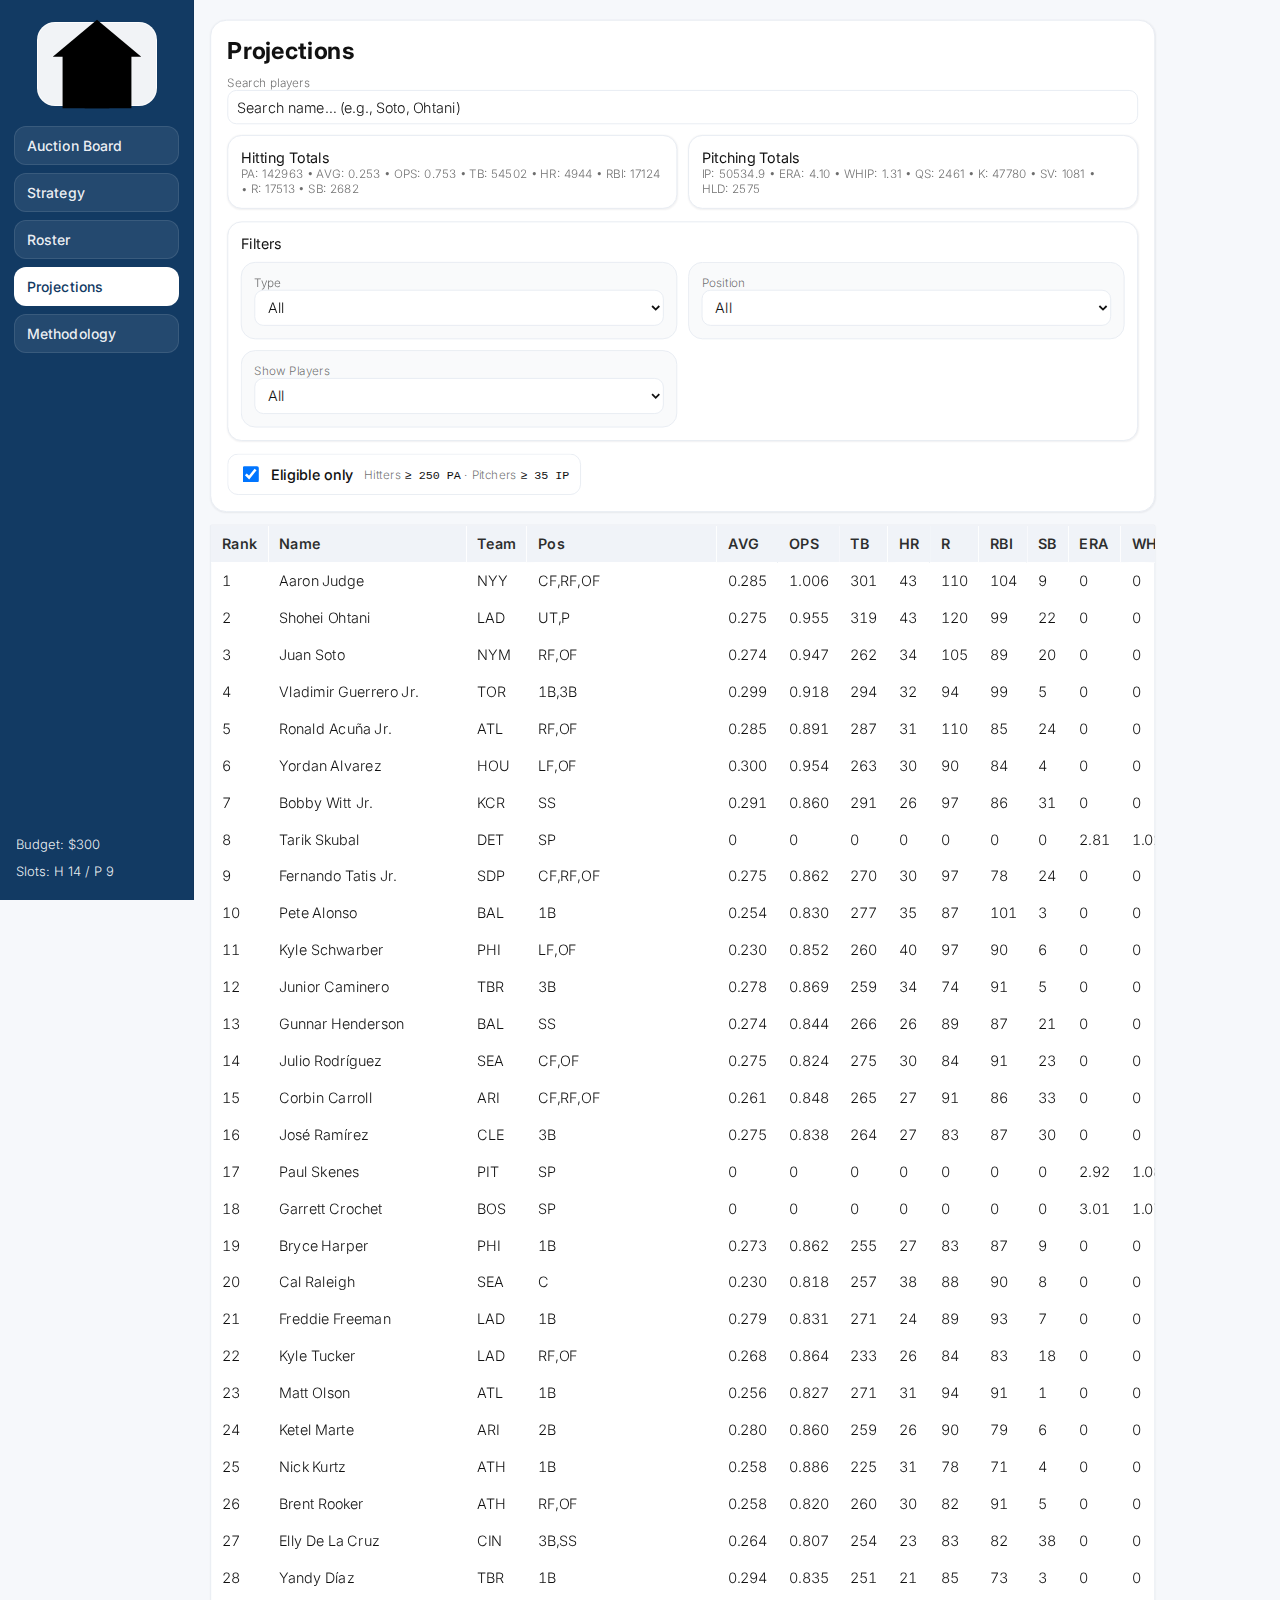
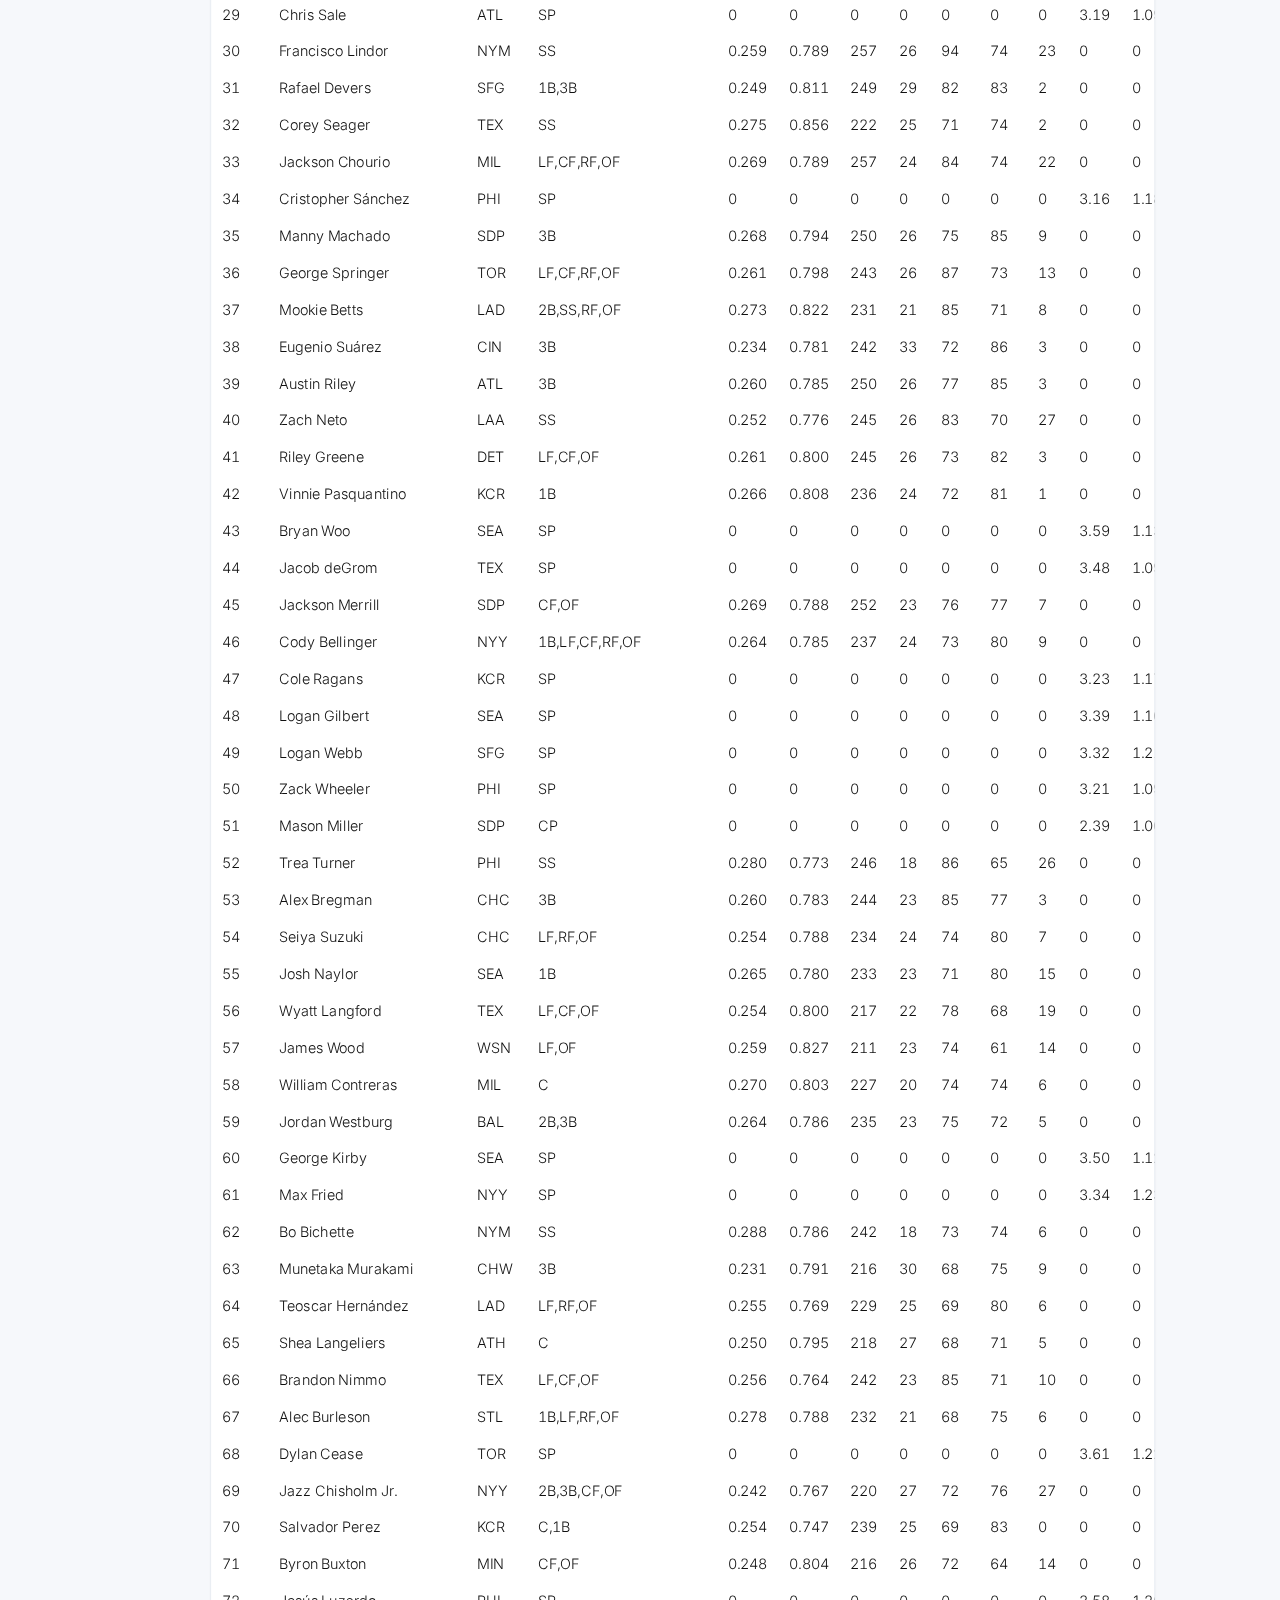
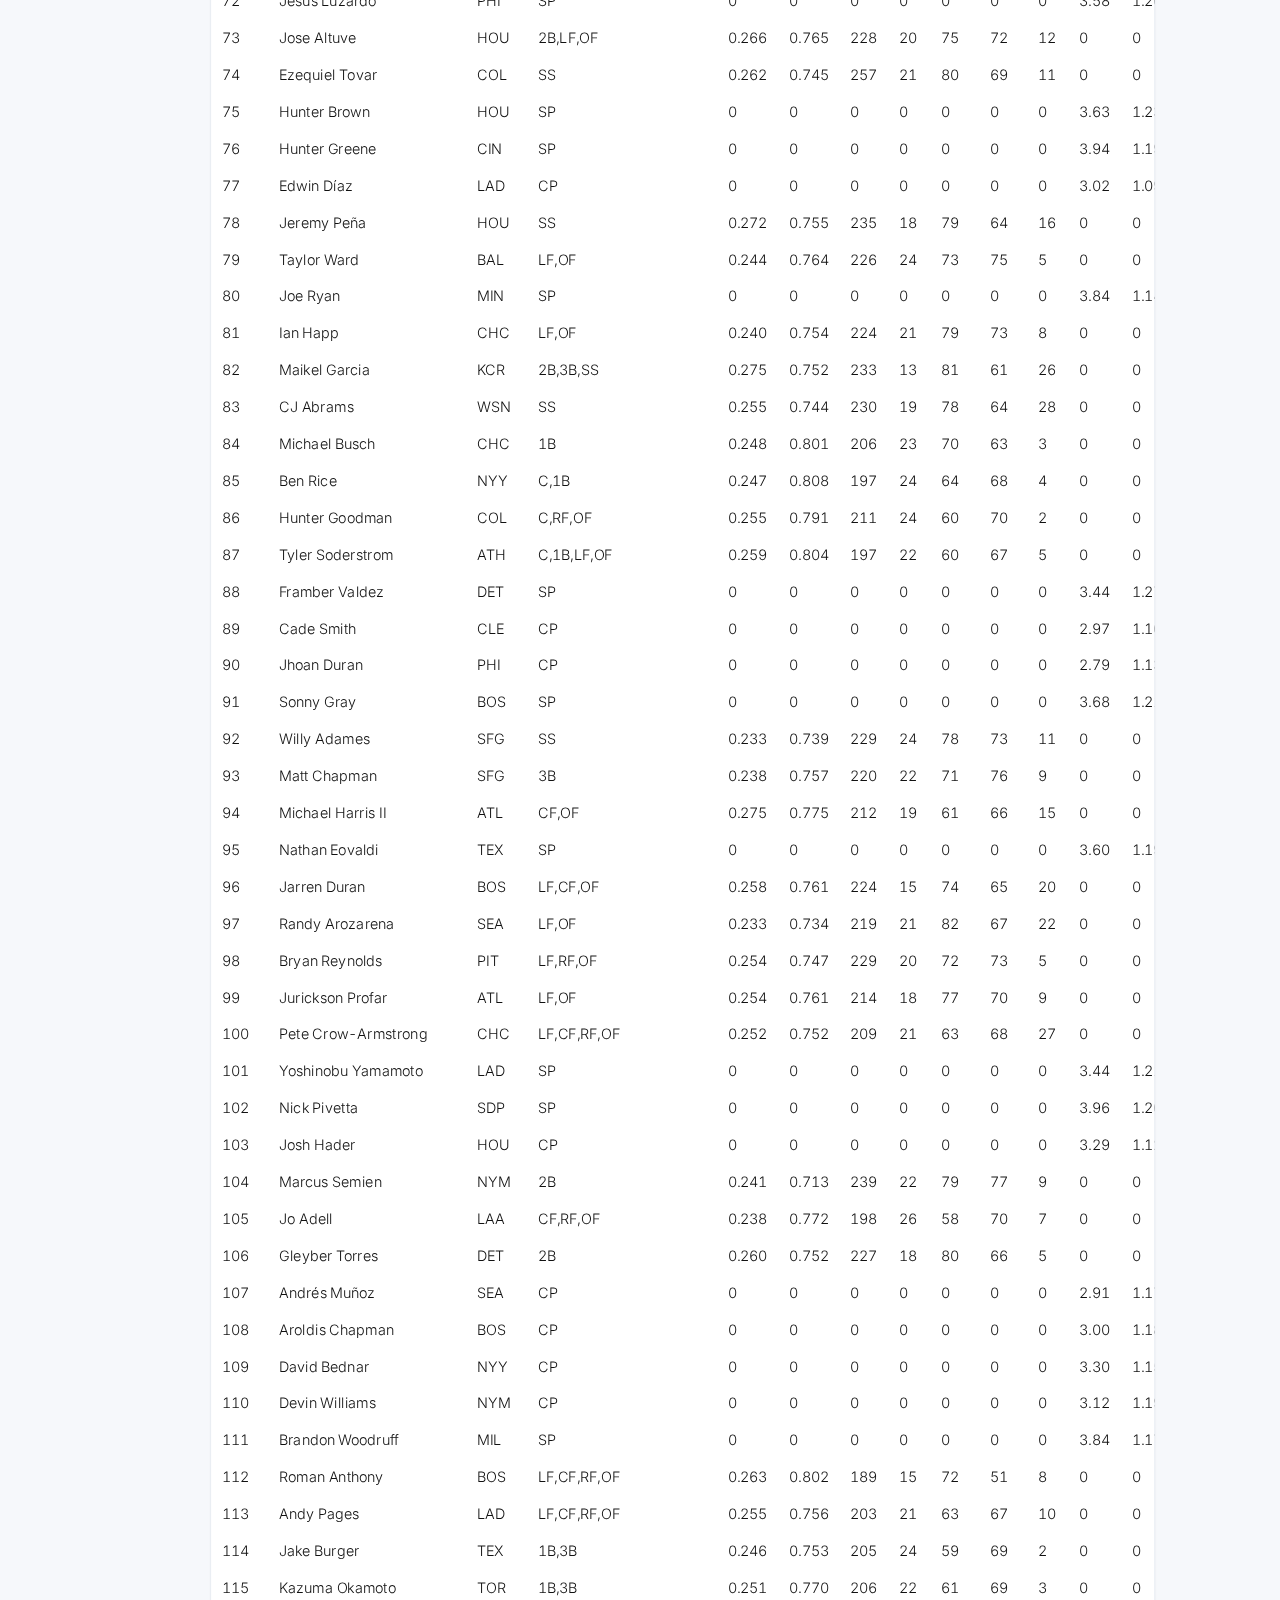
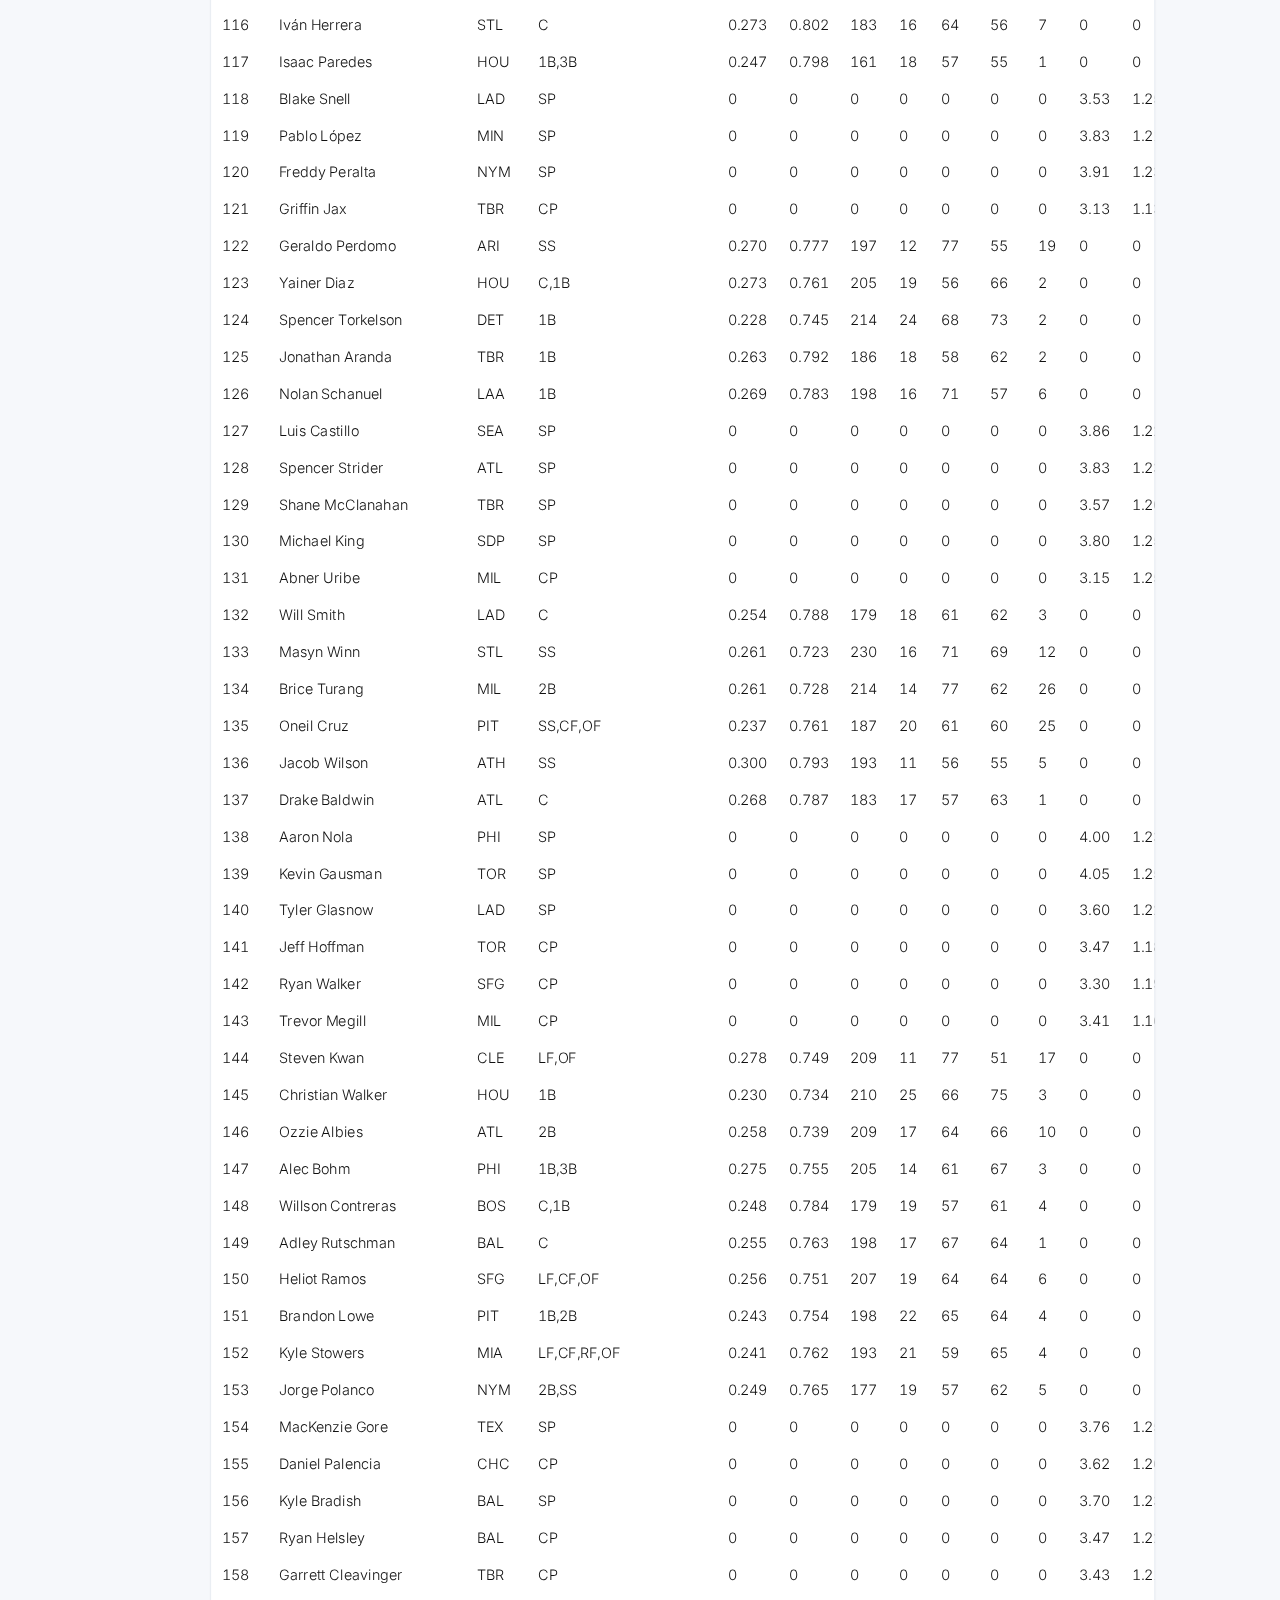
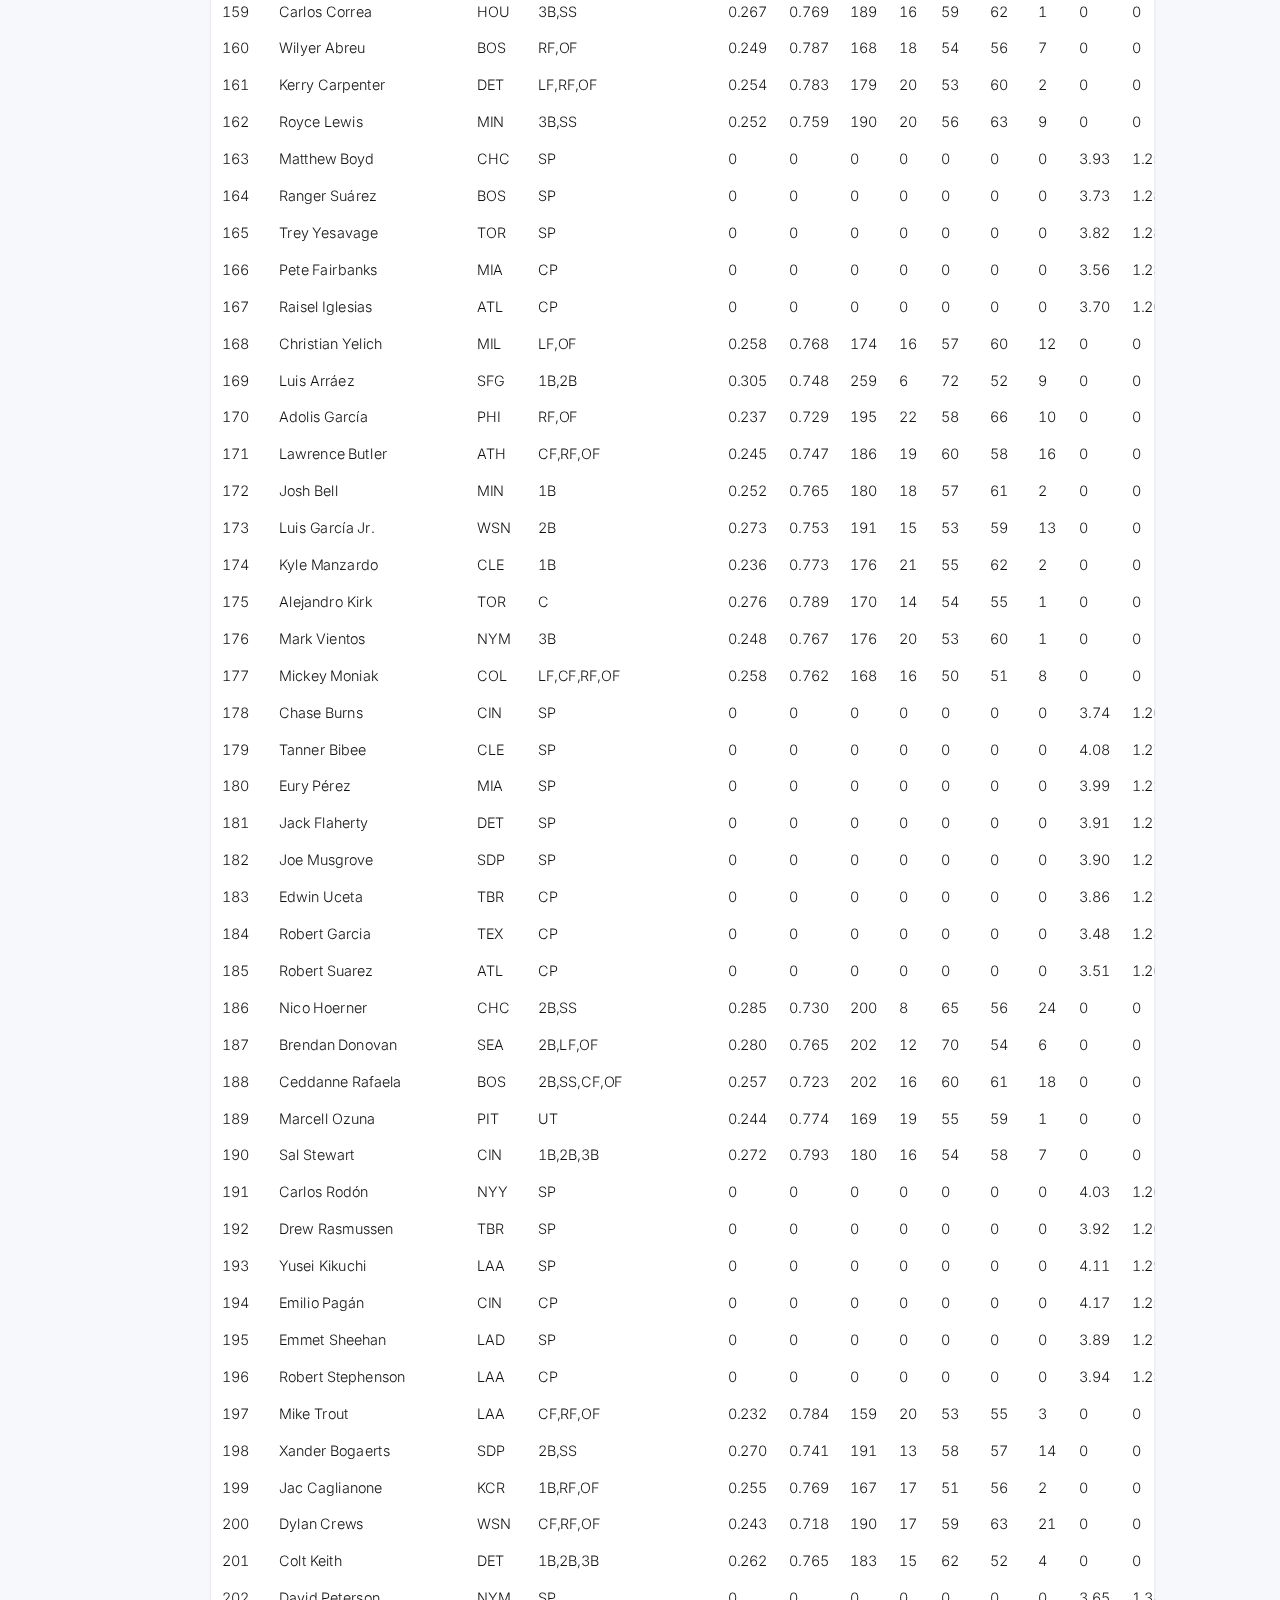
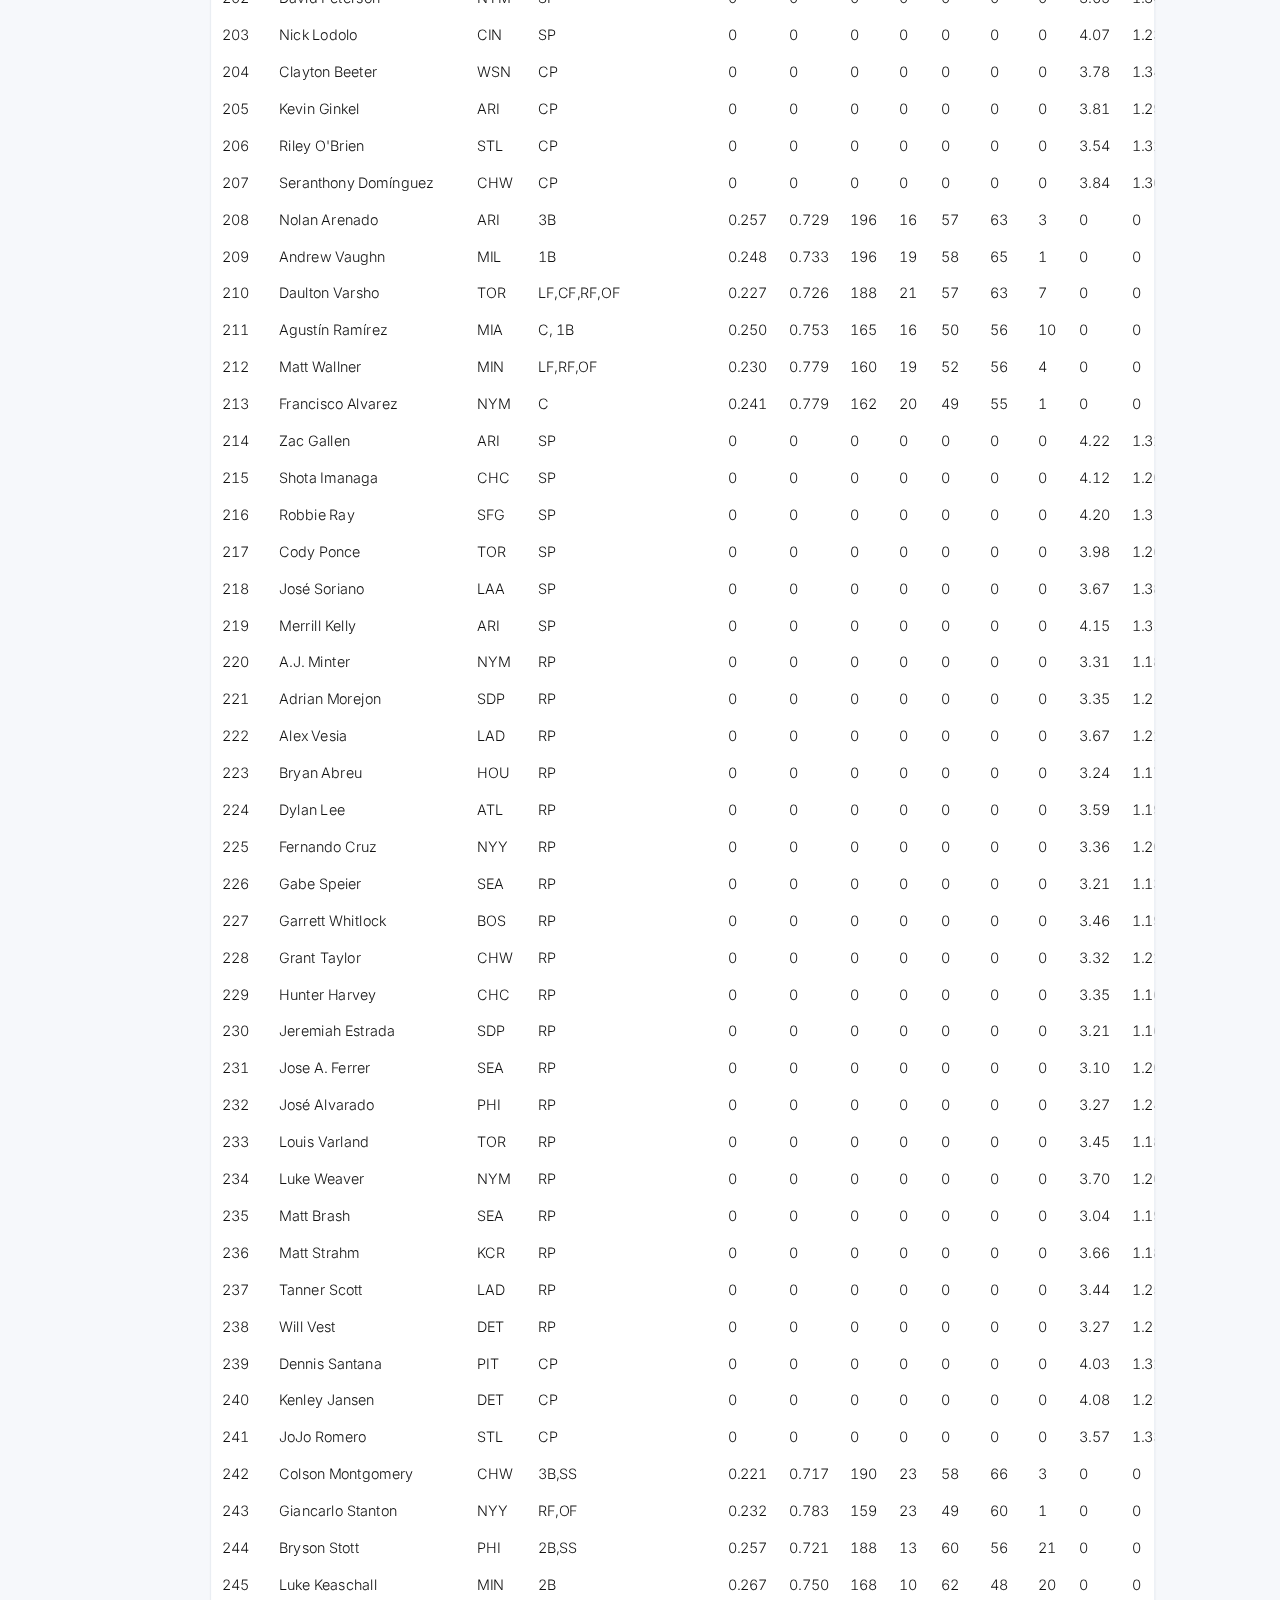
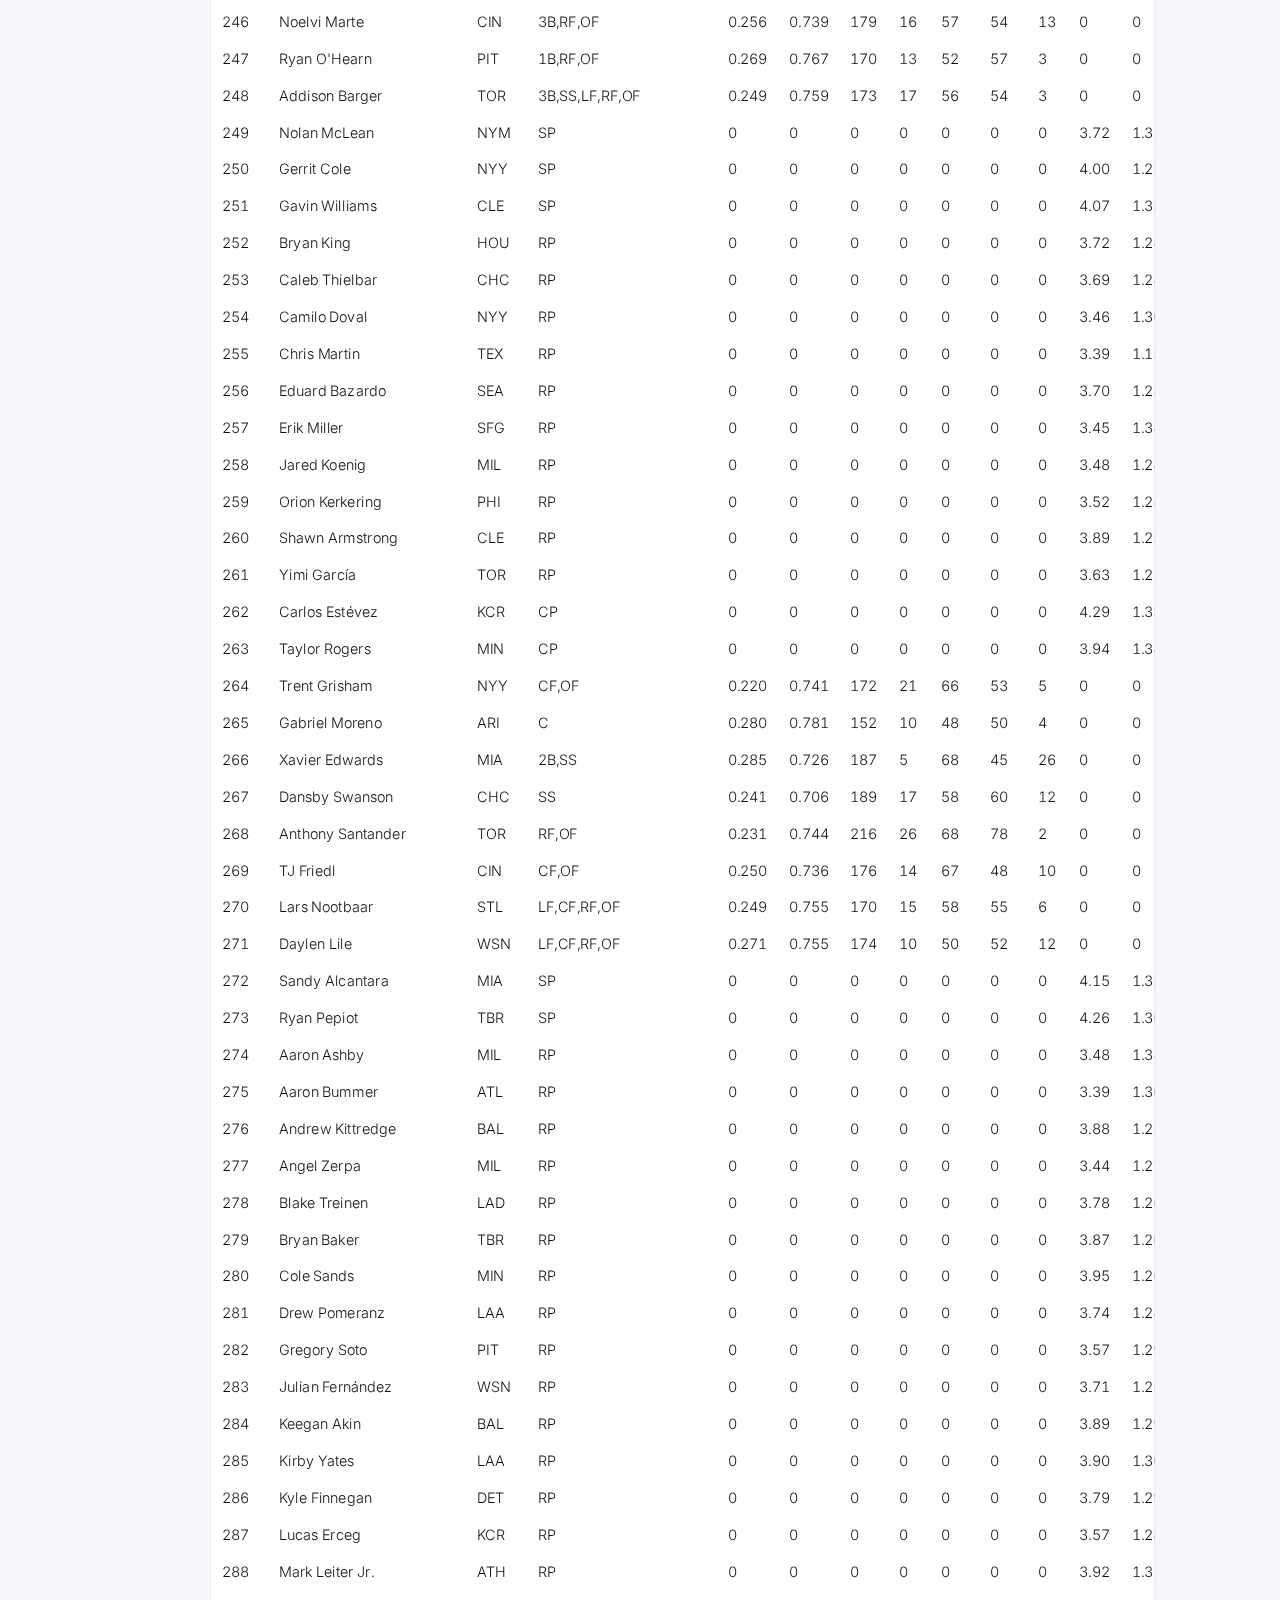
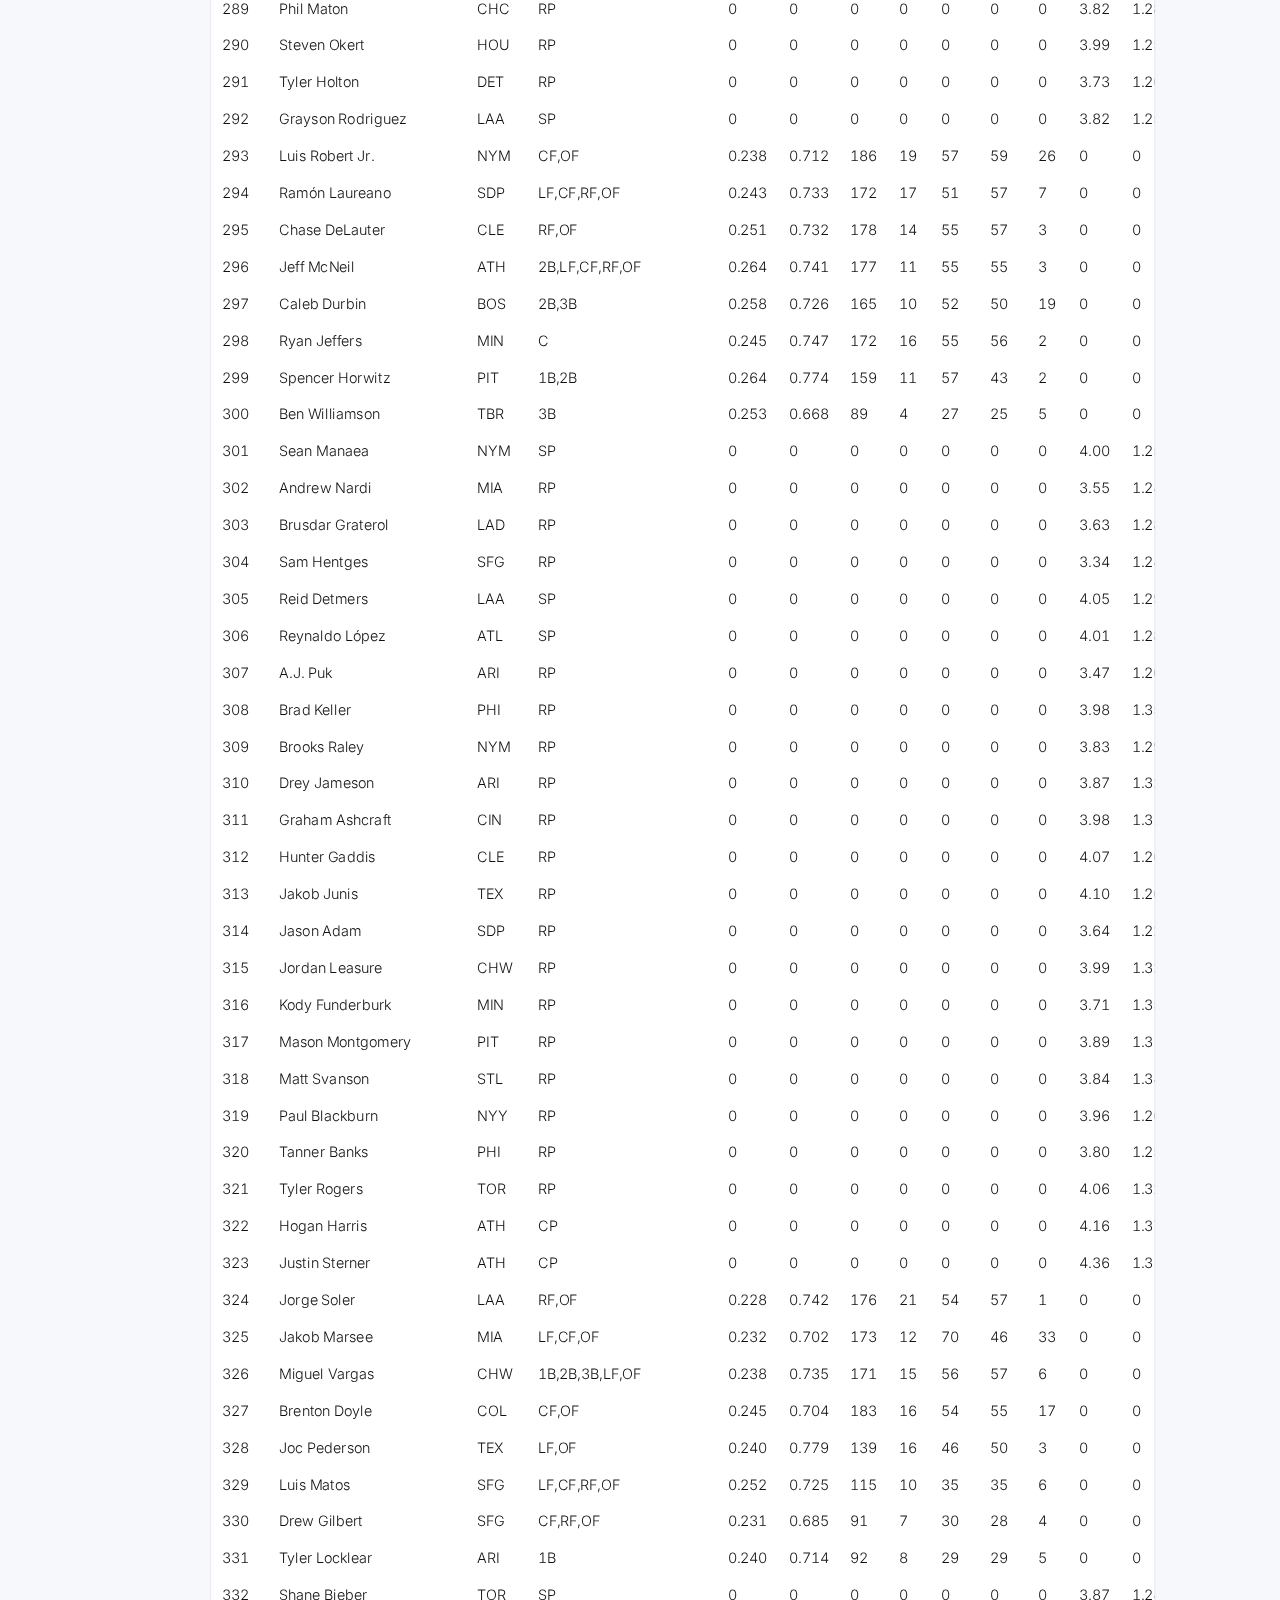
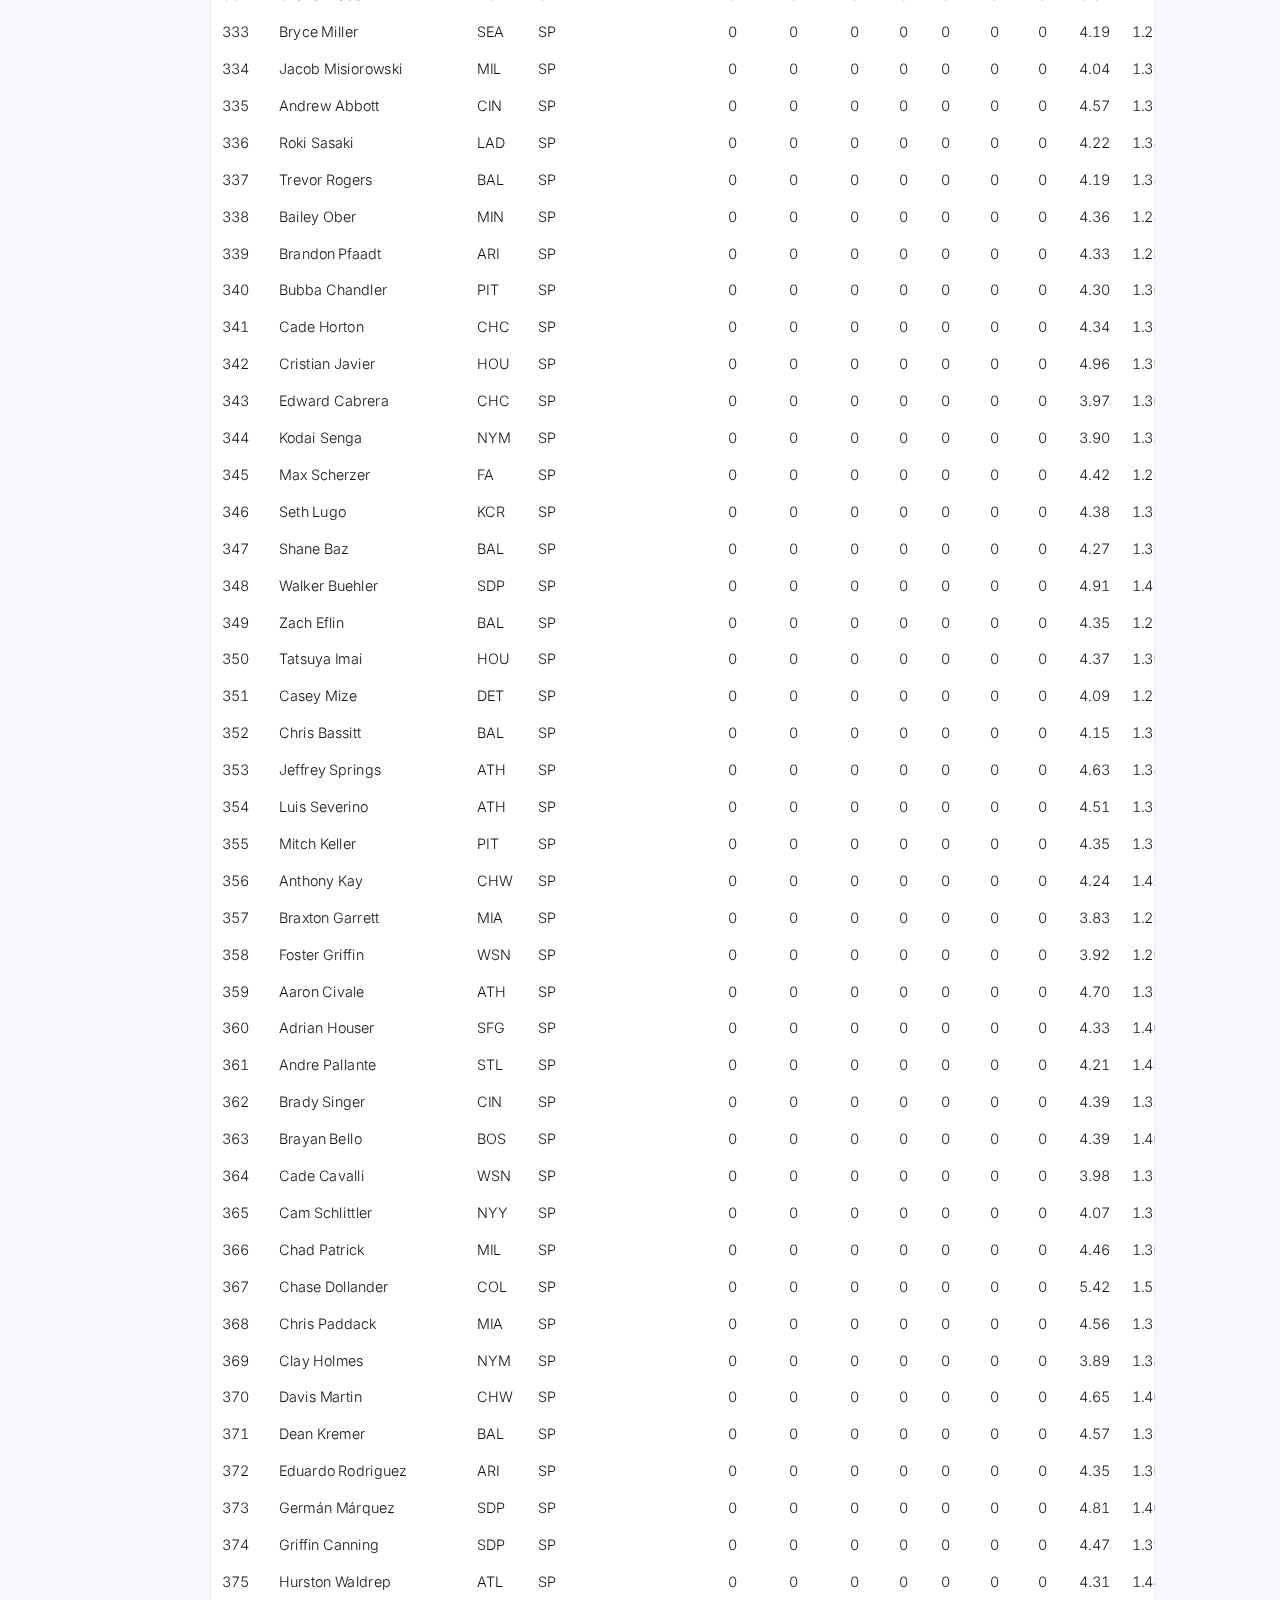
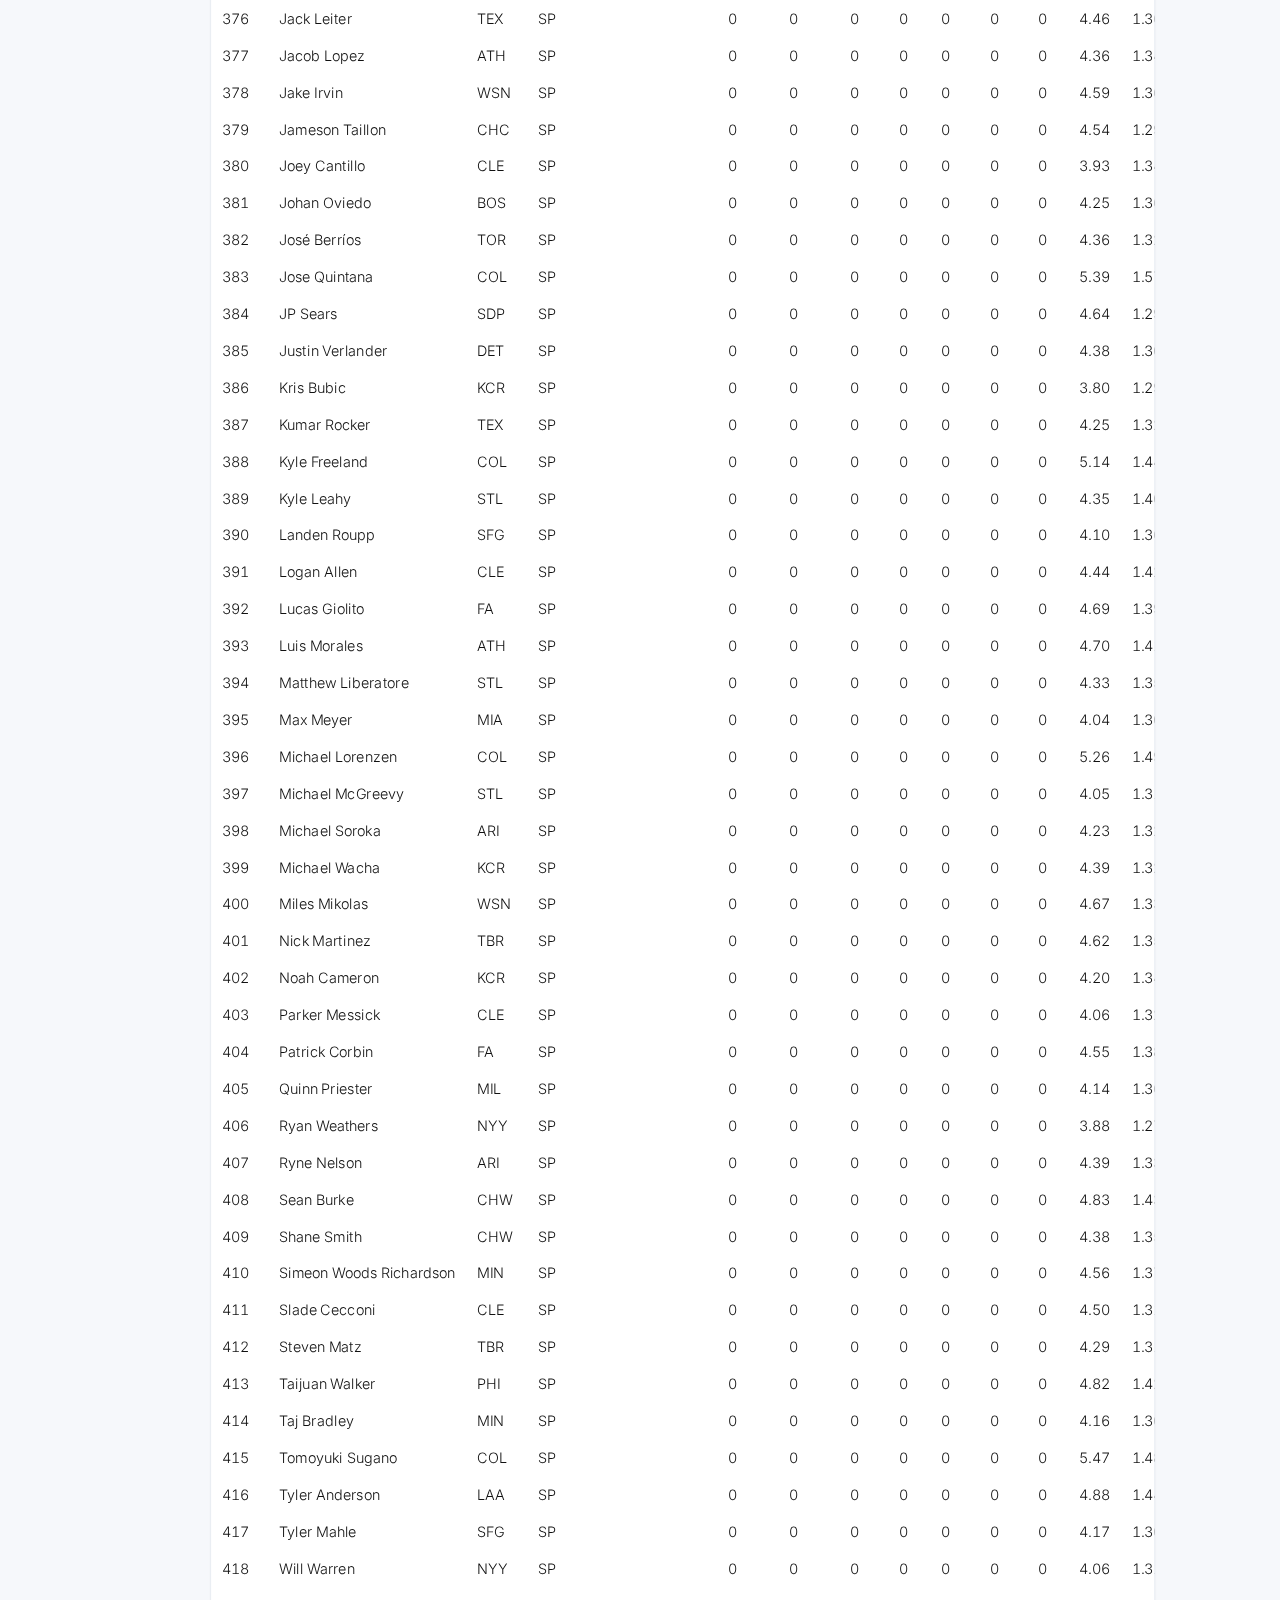
<file: projections.html>
<!doctype html>
<html lang="en">
  <head>
    <meta charset="UTF-8" />
    <meta name="viewport" content="width=device-width, initial-scale=1.0" />
    <title>HaG Toolkit — Projections</title>
    <link rel="stylesheet" href="css/style.css" />
  </head>

  <body>
    <div class="appShell">
      <aside class="sidebar">
        <a class="homeBtn" href="index.html" aria-label="Home">
          <svg viewBox="0 0 24 24" aria-hidden="true">
            <path d="M3 10.5L12 3l9 7.5" />
            <path d="M5 9.5V21h14V9.5" />
            <path d="M9.5 21v-7h5v7" />
          </svg>
        </a>

        <nav class="sideNav">
          <a href="auction.html" data-tab="auction.html">Auction Board</a>
          <a href="strategy.html" data-tab="strategy.html">Strategy</a>
          <a href="roster.html" data-tab="roster.html">Roster</a>
          <a href="projections.html" data-tab="projections.html">Projections</a>
          <a href="methodology.html" data-tab="methodology.html">Methodology</a>
        </nav>

        <div class="sideStatus">
          <div class="sideStatusItem" id="hdrBudget">Budget: —</div>
          <div class="sideStatusItem" id="hdrSlots">Slots: —</div>
        </div>
      </aside>

      <div class="content">
        <main class="wrap wide">
          <!-- TOP CONTROLS / SUMMARY -->
          <section class="card">
            <h1>Projections</h1>

            <!-- Search -->
            <label class="small" for="playerSearch" style="display:block; margin-top:12px;">
              Search players
            </label>

            <input
              id="playerSearch"
              type="text"
              placeholder="Search name… (e.g., Soto, Ohtani)"
              style="width:100%; padding:10px; border-radius:10px;"
            />

            <div id="searchMeta" class="small" style="margin-top:8px; opacity:.7;"></div>

            <!-- Totals -->
            <section class="grid" style="margin-top: 12px;">
              <div class="panel half">
                <strong>Hitting Totals </strong>
                <div class="small" id="hitTotals">
                  PA: — • TB: — • HR: — • RBI: — • R: — • SB: —
                </div>
              </div>

              <div class="panel half">
                <strong>Pitching Totals </strong>
                <div class="small" id="pitTotals">
                  IP: — • QS: — • K: — • SV: — • HLD: —
                </div>
              </div>
            </section>

            <!-- Filters -->
            <section class="panel" style="margin-top: 14px;">
              <strong>Filters</strong>

              <div class="grid" style="margin-top: 10px;">
                <label class="panel half">
                  <div class="small">Type</div>
                  <select id="projType">
                    <option value="all">All</option>
                    <option value="hit">Hitters</option>
                    <option value="pit">Pitchers</option>
                  </select>
                </label>

                <label class="panel half">
                  <div class="small">Position</div>
                  <select id="projPos">
                    <option value="all">All</option>
                  </select>
                </label>

                <label class="panel half">
                  <div class="small">Show Players</div>
                  <select id="projShow">
                    <option value="10">10</option>
                    <option value="50">50</option>
                    <option value="100">100</option>
                    <option value="all" selected>All</option>
                  </select>
                </label>
              </div>
            </section>

            <!-- Eligibility -->
            <div class="elig-row">
              <label class="elig-toggle">
                <input type="checkbox" id="eligOnly" checked />
                <span class="elig-title">Eligible only</span>
              </label>

              <div class="elig-meta">
                Hitters <span class="mono">≥ 250 PA</span> · Pitchers <span class="mono">≥ 35 IP</span>
              </div>
            </div>
          </section>

          <!-- UNIFIED PROJECTIONS TABLE -->
          <section class="card full-width" style="margin-top: 14px;">
            <div class="table-wrap">
              <table class="data-table" id="projTable">
                <thead>
                  <tr>
  <th data-sort="rank">Rank</th>
  <th data-sort="Name">Name</th>
  <th data-sort="Team">Team</th>
  <th data-sort="POS">Pos</th>

  <th data-sort="AVG">AVG</th>
  <th data-sort="OPS">OPS</th>
  <th data-sort="TB">TB</th>
  <th data-sort="HR">HR</th>
  <th data-sort="R">R</th>
  <th data-sort="RBI">RBI</th>
  <th data-sort="SB">SB</th>

  <th data-sort="ERA">ERA</th>
  <th data-sort="WHIP">WHIP</th>
  <th data-sort="IP">IP</th>
  <th data-sort="QS">QS</th>
  <th data-sort="K">K</th>
  <th data-sort="SV">SV</th>
  <th data-sort="HLD">HLD</th>
</tr>
                </thead>
                <tbody id="projTbody"></tbody>
              </table>
            </div>
          </section>
        </main>

        <script type="module" src="./js/projections-page.js"></script>

        <script type="module">
          import { setActiveTab, hydrateHeader } from "./js/nav.js";
          setActiveTab();
          hydrateHeader();
        </script>
      </div>
    </div>
  </body>
</html>
</file>
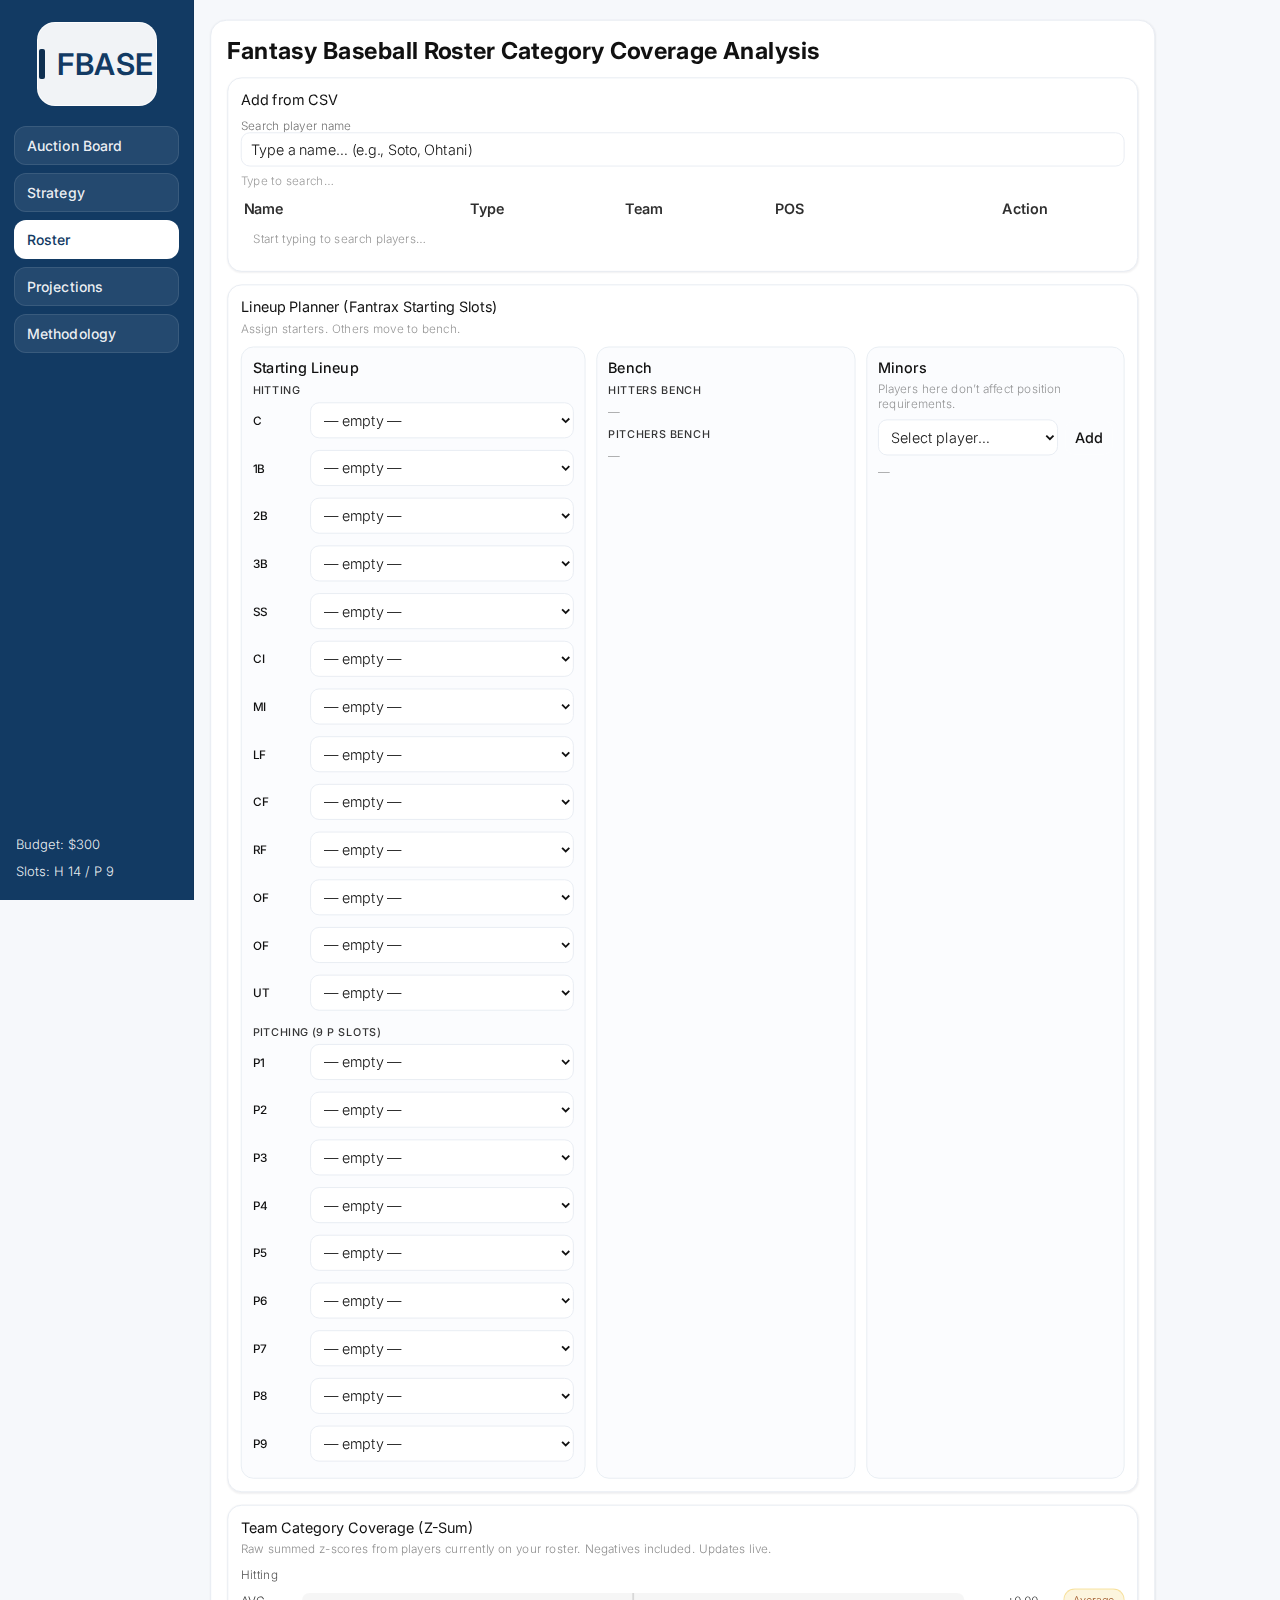
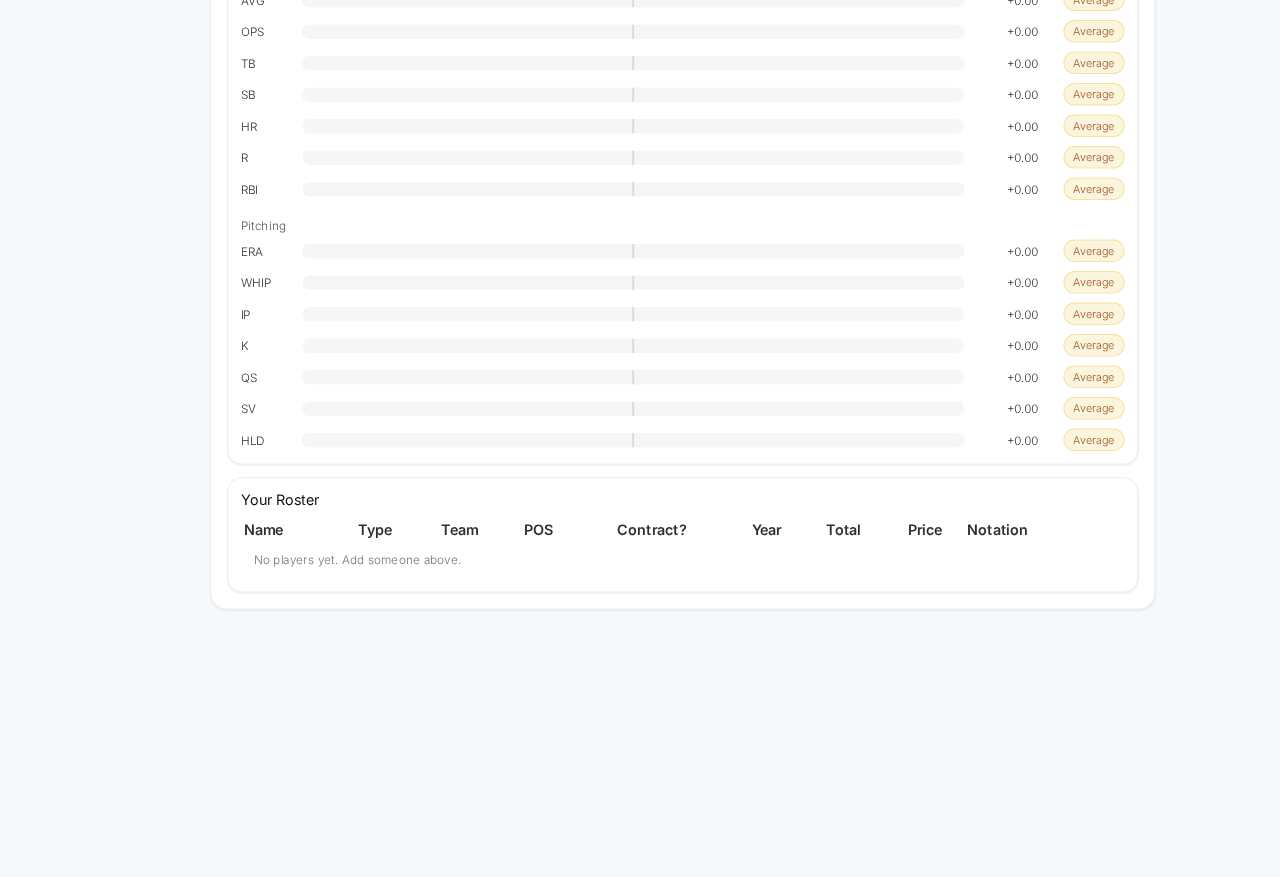
<file: roster.html>
<!doctype html>
<html lang="en">
  <head>
    <meta name="description" content="Fantasy baseball roster analysis tool to evaluate category strengths, weaknesses, and team build direction in auction and dynasty leagues." />
<meta name="keywords" content="fantasy baseball, auction values, dynasty league, category strategy, projections tool, fantasy baseball calculator" />
<meta name="author" content="Jordan Kessler" />
    <!-- Google tag (gtag.js) -->
<script async src="https://www.googletagmanager.com/gtag/js?id=G-22XQ0HFT12"></script>
<script>
  window.dataLayer = window.dataLayer || [];
  function gtag(){dataLayer.push(arguments);}
  gtag('js', new Date());

  gtag('config', 'G-22XQ0HFT12');
</script>
    <meta charset="UTF-8" />
    <meta name="viewport" content="width=device-width, initial-scale=1.0" />
    <title>HaG Toolkit — Roster</title>
    <link rel="stylesheet" href="css/style.css" />
  </head>

  <body>

    <div class="appShell">
      <aside class="sidebar">
  <a class="homeBtn" href="index.html" aria-label="Home">
  <span class="fbaseMark" aria-hidden="true">FBASE</span>
</a>

  <nav class="sideNav">
    <a href="auction.html" data-tab="auction.html">Auction Board</a>
    <a href="strategy.html" data-tab="strategy.html">Strategy</a>
    <a href="roster.html" data-tab="roster.html">Roster</a>
    <a href="projections.html" data-tab="projections.html">Projections</a>
    <a href="methodology.html" data-tab="methodology.html">Methodology</a>
  </nav>

  <div class="sideStatus">
    <div class="sideStatusItem" id="hdrBudget">Budget: —</div>
    <div class="sideStatusItem" id="hdrSlots">Slots: —</div>
  </div>
</aside>

      <div class="content">

<main class="wrap wide">
      <section class="card">
        <h1>Fantasy Baseball Roster Category Coverage Analysis</h1>
        <!-- Add from CSV -->
        <section class="panel" style="margin-top:14px;">
          <strong>Add from CSV</strong>

          <label class="small" for="rosterAddSearch" style="display:block; margin-top:10px;">
            Search player name
          </label>
          <input
            id="rosterAddSearch"
            type="text"
            placeholder="Type a name… (e.g., Soto, Ohtani)"
            style="width:100%; padding:10px; border-radius:10px;"
          />

          <div id="rosterAddMeta" class="small" style="margin-top:8px; opacity:.7;"></div>

          <div style="overflow:auto; margin-top:10px;">
            <table class="table" style="min-width: 900px;">
              <thead>
                <tr>
                  <th style="text-align:left;">Name</th>
                  <th>Type</th>
                  <th>Team</th>
                  <th>POS</th>
                  <th style="text-align:right;">Action</th>
                </tr>
              </thead>
              <tbody id="rosterAddTbody">
                <tr>
                  <td colspan="5" class="small" style="padding:12px;">Loading player pool…</td>
                </tr>
              </tbody>
            </table>
          </div>
        </section>

        <!-- Lineup planner -->
        <section class="panel" style="margin-top:14px;">
          <strong>Lineup Planner (Fantrax Starting Slots)</strong>
          <div class="small" style="margin-top:6px; opacity:.75;">
            Assign starters. Others move to bench.
          </div>

          <div class="planner-grid" style="margin-top:12px;">
            <div class="planner-col">
              <div class="planner-title">Starting Lineup</div>
              <div class="planner-sub">Hitting</div>
              <div id="plannerHit"></div>
              <div class="planner-sub" style="margin-top:10px;">Pitching (9 P slots)</div>
              <div id="plannerPit"></div>
            </div>

            <div class="planner-col">
              <div class="planner-title">Bench</div>
              <div class="planner-sub">Hitters Bench</div>
              <div id="benchHit" class="planner-list"></div>
              <div class="planner-sub" style="margin-top:10px;">Pitchers Bench</div>
              <div id="benchPit" class="planner-list"></div>
            </div>

            <div class="planner-col">
              <div class="planner-title">Minors</div>
              <div class="small" style="opacity:.75; margin-top:6px;">Players here don’t affect position requirements.</div>
              <div style="margin-top:10px; display:flex; gap:8px; align-items:center;">
                <select id="minorsAddSelect" style="flex:1; padding:8px; border-radius:10px;"></select>
                <button id="minorsAddBtn" type="button">Add</button>
              </div>
              <div id="minorsList" class="planner-list" style="margin-top:10px;"></div>
            </div>
          </div>
        </section>

        <!-- Team Category Coverage (Z-Sum) -->
<section class="panel" style="margin-top:14px;" id="teamCoveragePanel">
  <strong>Team Category Coverage (Z-Sum)</strong>
  <div class="small" style="margin-top:6px; opacity:.8;">
    Raw summed z-scores from players currently on your roster. Negatives included. Updates live.
  </div>

  <div class="tc-wrap" style="margin-top:12px;">
    <div class="tc-section-title">Hitting</div>
    <div id="tcHitting" class="tc-list"></div>

    <div class="tc-section-title" style="margin-top:12px;">Pitching</div>
    <div id="tcPitching" class="tc-list"></div>
  </div>

  <div id="tcTooltip" class="tc-tooltip" aria-hidden="true"></div>
</section>

        <!-- Your roster -->
        <section class="panel" style="margin-top:14px;">
          <strong>Your Roster</strong>
          <div id="rosterMeta" class="small" style="margin-top:8px; opacity:.7;"></div>

          <div style="overflow:auto; margin-top:10px;">
            <table class="table" style="min-width: 1100px;">
              <thead>
                <tr>
                  <th style="text-align:left;">Name</th>
                  <th>Type</th>
                  <th>Team</th>
                  <th>POS</th>
                  <th>Contract?</th>
                  <th>Year</th>
                  <th>Total</th>
                  <th>Price</th>
                  <th style="text-align:left;">Notation</th>
                  <th style="text-align:right;">Remove</th>
                </tr>
              </thead>
              <tbody id="rosterTbody">
                <tr>
                  <td colspan="10" class="small" style="padding:12px;">No players yet. Add someone above.</td>
                </tr>
              </tbody>
            </table>
          </div>
        </section>
      </section>
    </main>

    <script type="module" src="./js/roster-page.js"></script>

    <script type="module">
      import { setActiveTab, hydrateHeader } from "./js/nav.js";
      setActiveTab();
      hydrateHeader();
    </script>
  
      </div>
    </div>
  </body>
</html>
</file>
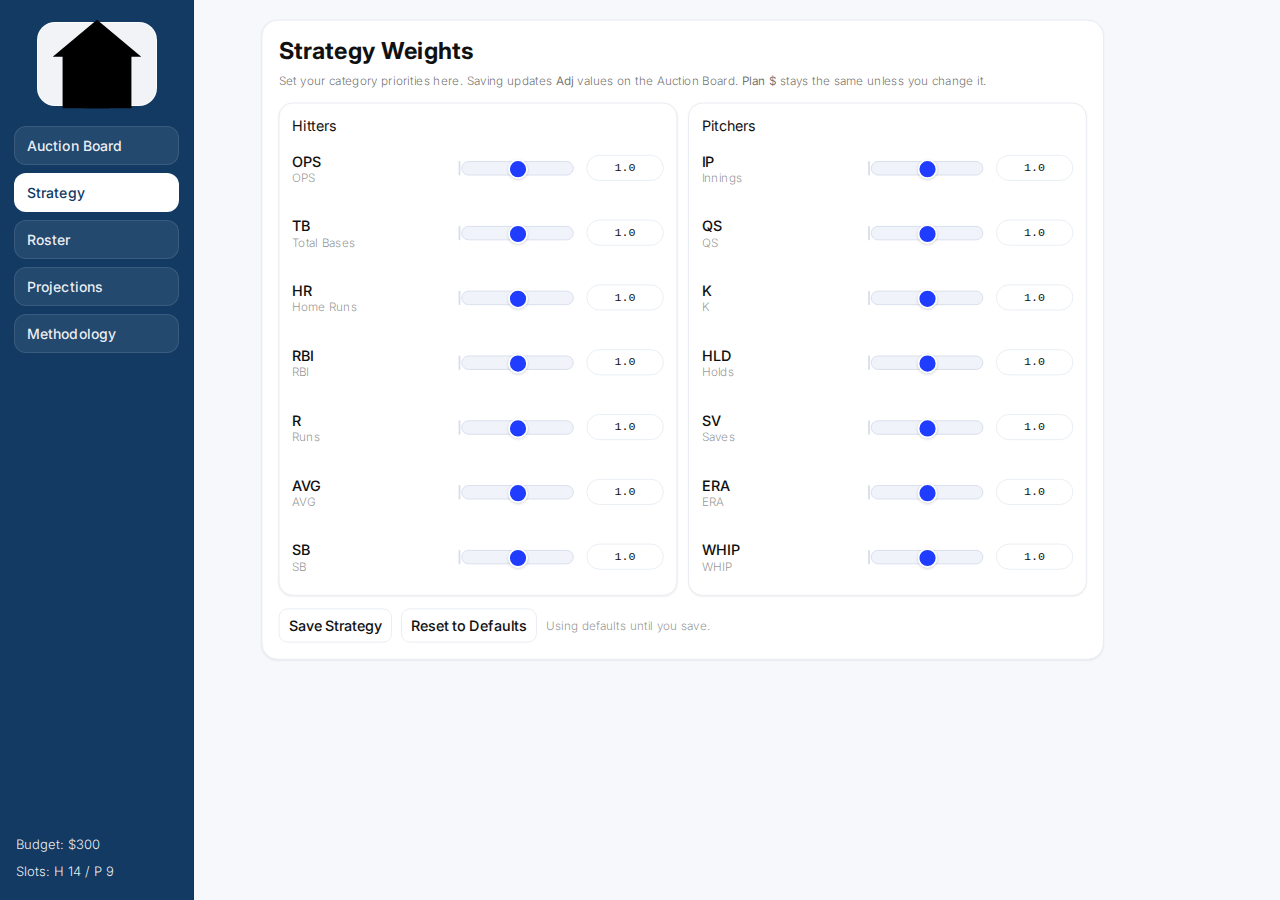
<file: strategy.html>
<!doctype html>
<html lang="en">
  <head>
    <!-- Google tag (gtag.js) -->
<script async src="https://www.googletagmanager.com/gtag/js?id=G-22XQ0HFT12"></script>
<script>
  window.dataLayer = window.dataLayer || [];
  function gtag(){dataLayer.push(arguments);}
  gtag('js', new Date());

  gtag('config', 'G-22XQ0HFT12');
</script>
    <meta charset="UTF-8" />
    <meta name="viewport" content="width=device-width, initial-scale=1.0" />
    <title>HaG Toolkit — Strategy</title>
    <link rel="stylesheet" href="css/style.css" />
  </head>

  <body>

    <div class="appShell">
      <aside class="sidebar">
  <a class="homeBtn" href="index.html" aria-label="Home">
    <svg viewBox="0 0 24 24" aria-hidden="true">
      <path d="M3 10.5L12 3l9 7.5"/>
      <path d="M5 9.5V21h14V9.5"/>
      <path d="M9.5 21v-7h5v7"/>
    </svg>
  </a>

  <nav class="sideNav">
    <a href="auction.html" data-tab="auction.html">Auction Board</a>
    <a href="strategy.html" data-tab="strategy.html">Strategy</a>
    <a href="roster.html" data-tab="roster.html">Roster</a>
    <a href="projections.html" data-tab="projections.html">Projections</a>
    <a href="methodology.html" data-tab="methodology.html">Methodology</a>
  </nav>

  <div class="sideStatus">
    <div class="sideStatusItem" id="hdrBudget">Budget: —</div>
    <div class="sideStatusItem" id="hdrSlots">Slots: —</div>
  </div>
</aside>

      <div class="content">

<main class="wrap">
      <section class="card">
        <h1>Strategy Weights</h1>
        <p class="small">
          Set your category priorities here. Saving updates <strong>Adj</strong> values on the Auction Board.
          <strong>Plan $</strong> stays the same unless you change it.
        </p>

        <div class="grid" style="margin-top: 14px;">
          <section class="panel" style="grid-column: span 6;">
            <strong>Hitters</strong>
            <div id="weightsHit" class="weightsGrid" style="margin-top: 10px;"></div>
          </section>

          <section class="panel" style="grid-column: span 6;">
            <strong>Pitchers</strong>
            <div id="weightsPit" class="weightsGrid" style="margin-top: 10px;"></div>
          </section>
        </div>

        <div style="display:flex; gap:10px; flex-wrap:wrap; margin-top:14px; align-items:center;">
          <button id="btnSaveWeights" class="ghost" type="button">Save Strategy</button>
          <button id="btnResetWeights" class="ghost" type="button">Reset to Defaults</button>
          <span id="weightsStatus" class="small" style="opacity:.75;"></span>
        </div>
      </section>
    </main>

    <script type="module" src="./js/strategy-page.js"></script>
    <script type="module">
      import { setActiveTab, hydrateHeader } from "./js/nav.js";
      setActiveTab();
      hydrateHeader();
    </script>
  
      </div>
    </div>
  </body>
</html>
</file>
<file: css/style.css>
@import url('https://fonts.googleapis.com/css2?family=Inter:wght@300;400;500;600&display=swap');

:root {
  --bg: #FFFFFF;
  --card: #FBFCFE;
  --text: #111111;
  --muted: #6B7280;

  /* keep main-content borders visible on white */
  --border: #E6ECF2;

  /* Brand */
  --brand: #123A63;          /* FBASE text */
  --brand-bar: #0F2F50;      /* Dark Blue 2 (vertical bar) */
  --accent: var(--brand);    /* sidebar background uses this */
}

@media (max-width: 520px) {
  :root {
    /* Header wraps more on small screens */
  }
}

* { box-sizing: border-box; }

body {
  margin: 0;
  font-family:
    "Inter",
    -apple-system,
    BlinkMacSystemFont,
    "Segoe UI",
    Roboto,
    Helvetica,
    Arial,
    sans-serif;

  font-weight: 300;
  color: var(--text);
  background: var(--bg);
  min-height: 100vh;

  -webkit-font-smoothing: antialiased;
  text-rendering: optimizeLegibility;
}

body {
  background: var(--bg);
}


/* ===============================
   Layout
   =============================== */

.wrap {
  width: min(980px, 100%);
  margin: 0 auto;
  padding: 22px 22px;
}

/* Opt-in wide layout (tables) */
.wrap.wide {
  width: 100%;
  max-width: none;
  padding-left: 18px;
  padding-right: 18px;
}

main {
  width: 100%;
  margin: 0 auto;
  padding: 18px 0;
}

/* ===============================
   App Shell (Sidebar Layout)
   =============================== */

.appShell{
  display:flex;
  min-height:100vh;
}

.sidebar{
  width:194px;
  flex:0 0 194px;
  background: var(--accent);
  color:#FFFFFF;
  position:sticky;
  top:0;
  height:100vh;
  overflow:auto;
  border-right: 1px solid rgba(0,0,0,0.08);
  padding: 18px 14px;

  display:flex;
  flex-direction:column;
}

@media (max-width: 860px){
  .sidebar{
    width: 200px;
    flex-basis: 200px;
  }
}

@media (max-width: 720px){
  .appShell{
    flex-direction: column;
  }
  .sidebar{
    width: 100%;
    flex-basis: auto;
    height: auto;
    position: relative;
    border-right: none;
    border-bottom: 1px solid rgba(0,0,0,0.08);
    display:flex;
    align-items:flex-start;
    gap: 14px;
  }
  .sideNav{
    display:flex;
    gap: 8px;
    flex-wrap: wrap;
  }
  .sideNav a{
    padding: 8px 10px;
  }
  .homeBtn{
    width: 56px;
    height: 56px;
    margin: 0;
    flex: 0 0 auto;
  }
}

.homeBtn{
  display:flex;
  align-items:center;
  justify-content:center;
  width: 120px;
  height: 84px;
  border-radius: 18px;
  margin: 4px auto 14px auto;

  /* "card" on top of the brand sidebar */
  background: rgba(255,255,255,0.94);
  border: 1px solid rgba(255,255,255,0.85);
  text-decoration:none;
}

.homeBtn:hover{
  background: rgba(255,255,255,0.98);
}

/* FBASE mark */
.fbaseMark{
  position: relative;
  display: inline-block;
  color: var(--brand);
  font-weight: 600;
  font-size: 30px;   /* target ~30px in navbar/side header */
  line-height: 1;
  letter-spacing: 0.02em;
  padding-left: 18px; /* space for the bar */
}

/* vertical bar */
.fbaseMark::before{
  content: "";
  position: absolute;
  left: 0;
  top: 0;
  width: 6px;       /* tweak: 5–6px */
  height: 100%;
  background: var(--brand-bar);
  border-radius: 2px;
}

.homeBtn:hover{
  background: rgba(255,255,255,0.16);
}

.sidebarPills{
  display:flex;
  flex-direction: column;
  gap: 10px;
  margin: 10px 0 14px 0;
}

.sideNav{
  display:flex;
  flex-direction: column;
  gap: 8px;
  margin-top: 6px;
}

.sideNav a{
  color: rgba(255,255,255,0.92);
  text-decoration:none;
  padding: 10px 12px;
  border-radius: 12px;
  font-weight: 500;
  font-size: 14px;
  letter-spacing: 0.1px;
  background: rgba(255,255,255,0.08);
  border: 1px solid rgba(255,255,255,0.10);
}

.sideNav a:hover{
  background: rgba(255,255,255,0.14);
}

.sideNav a.active{
  background: #FFFFFF;
  color: var(--accent);
  border-color: rgba(255,255,255,0.60);
}
/* Sidebar status (non-clickable text at bottom) */
.sideStatus{
  margin-top:auto;
  padding-top: 14px;
  display:flex;
  flex-direction:column;
  gap: 8px;
}

.sideStatusItem{
  font-size: 13px;
  line-height: 1.2;
  color: rgba(255,255,255,0.92);
  padding: 2px 2px;
}

/* Keep the auction page strategy state styling working */
.sideStatusItem.strategy-active{
  font-weight: 600;
  color: #FFFFFF;
}

.sideStatusItem.strategy-neutral{
  opacity: 0.90;
}
.content{
  flex: 1 1 auto;
  min-width: 0;

  transform: scale(0.9);
  transform-origin: top left;
  width: 111.111%;
}

/* Sidebar uses pills on blue background */
.sidebar .pill{
  border-color: rgba(255,255,255,0.18);
  background: rgba(255,255,255,0.12);
  color: #FFFFFF;
}

.sidebar .pill.strategy-active{
  background: rgba(255,255,255,0.18);
  border-color: rgba(255,255,255,0.30);
}

.sidebar .pill.strategy-neutral{
  opacity: 0.95;
}

/* ===============================
   Navigation / Header
   =============================== */

.header {
  position: sticky;
  top: 0;
  z-index: 20;
  background: var(--accent);
  color: #FFFFFF;
  border-bottom: 1px solid rgba(0,0,0,0.08);
}

.header .wrap {
  width: min(980px, 100%);
  margin: 0 auto;
  padding: 22px 22px;
}

.topline {
  display: flex;
  gap: 12px;
  flex-wrap: wrap;
  align-items: center;
  justify-content: space-between;
}

.brand {
  font-weight: 600;
  letter-spacing: 0.2px;
  color: #FFFFFF;
}

.stats {
  display: flex;
  gap: 10px;
  flex-wrap: wrap;
}

.pill {
  border: 1px solid var(--border);
  background: #FFFFFF;
  padding: 6px 10px;
  border-radius: 999px;
  font-size: 13px;
  font-weight: 400;
  color: var(--text);
}

/* ============================
   Auction chips (model / market)
   ============================ */

/* Outer chip shell (the pill that holds "Score25: ...") */
.chip {
  display: inline-flex;
  align-items: center;
  gap: 6px;
  line-height: 1.15;
  white-space: nowrap;
}

/* Score25 number badge */
.score-chip {
  display: inline-block;
  min-width: 34px;
  padding: 2px 8px;
  border-radius: 999px;
  font-weight: 500;
  font-size: 12px;
  text-align: center;
  color: rgba(15,18,22,0.95); /* dark text for readability */
}

/* Tier colors */
.score-chip.elite  { background: rgba(46, 204, 113, 0.95); }
.score-chip.strong { background: rgba(52, 152, 219, 0.95); }
.score-chip.viable { background: rgba(241, 196, 15, 0.95); }
.score-chip.risk   { background: rgba(230, 126, 34, 0.95); }
.score-chip.avoid  { background: rgba(231, 76, 60, 0.95); }

/* Delta value badge (color comes from tier) */
.delta-chip {
  font-weight: 500;
}

/* Delta tier colors (subtle) */
.delta-chip.up-strong   { color: rgba(120, 255, 155, 0.95); }
.delta-chip.up          { color: rgba(110, 168, 255, 0.95); }
.delta-chip.flat        { color: var(--text); }
.delta-chip.down        { color: rgba(255, 176, 103, 0.95); }
.delta-chip.down-strong { color: rgba(255, 107, 107, 0.95); }

/* ============================
   Badges (shared)
   ============================ */

.hag-badge {
  display: inline-flex;
  align-items: center;
  padding: 2px 8px;
  border-radius: 999px;
  font-size: 12px;
  line-height: 1;
  white-space: nowrap;
  border: 1px solid var(--border);
  background: #FFFFFF;
  color: var(--text);
}

.hag-badge--rostered {
  border-color: rgba(255,255,255,0.18);
  background: rgba(0,0,0,0.20);
  opacity: 0.95;
}

/* ===============================
   Roster lineup planner
   =============================== */

.planner-grid {
  display: grid;
  grid-template-columns: 1.2fr 0.9fr 0.9fr;
  gap: 12px;
}

@media (max-width: 980px) {
  .planner-grid {
    grid-template-columns: 1fr;
  }
}

.planner-col {
  border: 1px solid var(--border);
  background: var(--card);
  border: 1px solid var(--border);
  
  border-radius: 14px;
  padding: 12px;
}

.planner-title {
  font-weight: 500;
  letter-spacing: 0.2px;
  margin-bottom: 6px;
}

.planner-sub {
  margin-top: 8px;
  font-weight: 500;
  font-size: 12px;
  opacity: 0.85;
  text-transform: uppercase;
  letter-spacing: 0.6px;
}

.slot-row {
  display: grid;
  grid-template-columns: 54px 1fr;
  gap: 10px;
  align-items: center;
  padding: 6px 0;
  border-bottom: 1px dashed rgba(255,255,255,0.10);
}

.slot-row:last-child {
  border-bottom: none;
}

.slot-label {
  font-weight: 500;
  font-size: 13px;
}

.slot-row select {
  width: 100%;
  padding: 8px;
  border-radius: 10px;
}

.planner-list {
  margin-top: 8px;
  display: flex;
  flex-direction: column;
  gap: 8px;
}

.planner-item {
  display: flex;
  align-items: center;
  justify-content: space-between;
  gap: 10px;
  padding: 8px 10px;
  border-radius: 12px;
  border: 1px solid rgba(255,255,255,0.12);
  background: rgba(255,255,255,0.06);
}

.planner-item .meta {
  display: flex;
  flex-direction: column;
  gap: 2px;
}

.planner-item .name {
  font-weight: 500;
}

.planner-item .sub {
  font-size: 12px;
  opacity: 0.75;
}

.planner-item .actions {
  display: flex;
  gap: 6px;
}

.planner-item button {
  padding: 6px 10px;
  border-radius: 10px;
}

/* ============================
   Delta Legend (static key)
   ============================ */

#deltaLegend .legendRow {
  display: flex;
  gap: 8px;
  flex-wrap: wrap;
  align-items: center;
}

/* Legend chips reuse .chip shell */
#deltaLegend .chip {
  padding: 6px 10px;
  border-radius: 999px;
  border: 1px solid rgba(255,255,255,0.14);
  background: rgba(0,0,0,0.18);
  font-weight: 500;
  font-size: 12px;
}

/* Legend color buckets */
#deltaLegend .delta-pp { color: rgba(120, 255, 155, 0.95); } /* big up */
#deltaLegend .delta-p  { color: rgba(110, 168, 255, 0.95); } /* up */
#deltaLegend .delta-0  { color: var(--text); }   /* even */
#deltaLegend .delta-n  { color: rgba(255, 176, 103, 0.95); } /* down */
#deltaLegend .delta-nn { color: rgba(255, 107, 107, 0.95); } /* big down */

/* Optional hint text inside legend chip */
#deltaLegend .chipSub {
  margin-left: 4px;
  opacity: 0.7;
  font-weight: 500;
  font-size: 11px;
}

/* ===============================
   Navigation links
   =============================== */

.navrow {
  margin-top: 10px;
  display: flex;
  gap: 8px;
  flex-wrap: wrap;
}

.navrow a {
  text-decoration: none;
  color: #FFFFFF;
  padding: 8px 12px;
  border-radius: 14px;
  border: 1px solid rgba(255,255,255,0.25);
  background: rgba(255,255,255,0.15);
  font-weight: 400;
  transition:
    background 0.15s ease,
    transform 0.15s ease;
}

.navrow a:hover {
  background: rgba(255,255,255,0.25);
  transform: translateY(-1px);
  
}

.navrow a.active {
  color: var(--text);
  border-color: rgba(255,255,255,0.25);
  background:
    linear-gradient(
      180deg,
      rgba(255,255,255,0.18),
      rgba(0,0,0,0.25)
    );
}

.navrow a.active:hover {
  transform: none;
  
}

/* ===============================
   Cards / Panels
   =============================== */

.card {
  background: rgba(255, 255, 255, 0.10);
  border: 1px solid var(--border);
  border-radius: 18px;
  padding: 18px;
  backdrop-filter: blur(10px);
  
}

/* --- Summary Row layout (Tier Summary left, Legends right) --- */
.summaryRow {
  display: grid;
  /* Key/Legend stack | Recommended | Allocation | Compare */
  grid-template-columns: 1fr 1.35fr 1.05fr 1.6fr;
  gap: 14px;
  margin-top: 14px;
  align-items: stretch;
}

/* Column Key + Color Legend stacked (two separate boxes, split the column height) */
.keyStack{
  display:flex;
  flex-direction:column;
  gap:14px;
  height:100%;
}

.keyHalf{
  flex:1;
  min-height: 150px;
}

.legendCol{
  display:flex;
  flex-direction:column;
  gap:14px;
}

/* Right panel stacks its blocks (matches your HTML: #legendCard + .legendBlock) */
#legendCard {
  display: flex;
  flex-direction: column;
  gap: 12px; /* remove manual spacer div in HTML if you want */
}

/* Slight heading spacing for these panels */
#tierSummaryCard > strong,
#legendCard .legendBlock > strong {
  display: block;
  margin-bottom: 6px;
}

/* Column Key compact rows */
.columnKeyGrid {
  display: grid;
  grid-template-columns: 70px 1fr;
  gap: 6px 10px;
  font-size: 12px;
  line-height: 1.25;
  opacity: 0.92;
}

.columnKeyGrid .k { font-weight: 500; opacity: 0.95; }
.columnKeyGrid .v { opacity: 0.85; }

/* Small note under the key */
.columnKeyNote {
  margin-top: 8px;
  font-size: 11px;
  opacity: 0.7;
}

/* Responsive: stack on small screens */
@media (max-width: 1200px) {
  .summaryRow { grid-template-columns: 1fr; }
}

/* Full-width table card */
.card.full-width {
  border-bottom: 1px solid var(--border);
  padding: 0;
  border-radius: 0;
  
  background: #F0F3F8;
  border-left: none;
  border-right: none;
}

.grid {
  margin-top: 14px;
  display: grid;
  grid-template-columns: repeat(12, 1fr);
  gap: 12px;
}

.panel {
  padding: 14px;
  border-radius: 16px;
  border: 1px solid rgba(255,255,255,0.10);
  background: rgba(0,0,0,0.18);
}

/* Only panels inside your 12-col .grid should auto-span */
.grid .panel {
  grid-column: span 12;
}


@media (min-width: 780px) {
  .panel.half { grid-column: span 6; }
  .panel.third { grid-column: span 4; }
}

/* ===============================
   Typography
   =============================== */

h1 {
  margin: 0 0 8px 0;
  font-size: 26px;
  color: var(--text);
}

p {
  margin: 0;
  color: var(--text);
  line-height: 1.5;
}

.small {
  font-size: 13px;
  color: var(--text);
}

/* ===============================
   Tables (FULL WIDTH)
   =============================== */

.table-wrap {
  width: 100%;
  overflow-x: auto;
  overflow-y: visible;
  -webkit-overflow-scrolling: touch;
}

.data-table {
  width: 100%;
  border-collapse: collapse;
  min-width: max-content;
  font-variant-numeric: tabular-nums;
}

.data-table th,
.data-table td {
  padding: 10px 12px;
  text-align: left;
  white-space: nowrap;
  border-bottom: 1px solid rgba(255, 255, 255, 0.10);
}

.data-table thead th {
  border-bottom: 1px solid var(--border);
  background: #F0F3F8;
  backdrop-filter: blur(6px);
  color: #111111;
  letter-spacing: 0.4px;
  font-weight: 500;
}
/* Clickable sortable headers (Projections table) */
.data-table thead th.sortable {
  cursor: pointer;
  user-select: none;
}

.data-table thead th.sortable:hover {
  background: #E6ECF5;
  color: #0018F9;
}

.data-table thead th.sorted {
  color: #0018F9;
}

.data-table thead tr {
  
}

.data-table tbody tr:hover {
  background: rgba(255, 255, 255, 0.05);
}

/* ===============================
   Inputs / Buttons
   =============================== */

input, select, button {
  font: inherit;
}

/* Apply generic styling to all inputs EXCEPT range sliders */
input:not([type="range"]), select {
  width: 100%;
  padding: 10px;
  border-radius: 12px;
  border: 1px solid rgba(255,255,255,0.12);
  background: rgba(0,0,0,0.22);
  color: var(--text);
  outline: none;
}

input::placeholder {
  color: var(--text);
}

/* ===============================
   Projections eligibility row
   =============================== */

.elig-row {
  display: inline-flex;
  max-width: 100%;
  align-items: center;
  justify-content: space-between;
  gap: 12px;
  margin-top: 14px;
  padding: 10px 12px;
  border-radius: 12px;
  border: 1px solid rgba(255,255,255,0.10);
  background: rgba(0,0,0,0.18);
}

.elig-toggle {
  display: inline-flex;
  align-items: center;
  gap: 10px;
  cursor: pointer;
}

.elig-toggle input {
  width: 18px;
  height: 18px;
}

.elig-title {
  font-weight: 500;
  color: var(--text);
}

.elig-meta {
  font-size: 13px;
  color: var(--text);
  white-space: nowrap;
}

.mono {
  font-variant-numeric: tabular-nums;
  font-family: ui-monospace, SFMono-Regular, Menlo, Monaco, Consolas, "Liberation Mono", "Courier New", monospace;
  color: var(--text);
}

@media (max-width: 720px) {
  .elig-row {
    flex-direction: column;
    align-items: flex-start;
  }
  .elig-meta {
    white-space: normal;
  }
}

button {
  border: 1px solid rgba(255,255,255,0.14);
  background: rgba(255,255,255,0.10);
  color: var(--text);
  padding: 9px 12px;
  border-radius: 12px;
  font-weight: 500;
  cursor: pointer;
  position: relative;
}

button.ghost {
  background: transparent;
}

button:disabled {
  opacity: 0.55;
  cursor: not-allowed;
}

button:hover {
  background:
    linear-gradient(180deg, rgba(255,255,255,0.18), rgba(0,0,0,0.18));
}

button:active {
  transform: translateY(1px);
}

/* Delta colors (table + legend) */
.delta-pp { color: rgba(120, 255, 155, 0.95); }
.delta-p  { color: rgba(110, 168, 255, 0.95); }
.delta-0  { color: var(--text); }
.delta-n  { color: rgba(255, 176, 103, 0.95); }
.delta-nn { color: rgba(255, 107, 107, 0.95); }

.adj-cell { font-weight: 500; white-space: nowrap; }

/* =========================================
   Strategy Weights (FINAL, CLEAN)
   ========================================= */

.weightsGrid{
  display:flex;
  flex-direction:column;
  gap:16px;
}

.weightRow{
  display:grid;
  grid-template-columns: 170px 1fr 86px;
  gap:14px;
  align-items:center;
}

.weightKey{
  font-weight: 500;
  letter-spacing: .2px;
}

.weightHelp{
  opacity: .75;
}

.sliderWrap{
  position: relative;
  width: 100%;
  padding: 6px 0;
}

/* small tick at 0 (left edge) */
.sliderWrap .tick0{
  position:absolute;
  left: 0;
  top: 50%;
  transform: translate(-1px, -50%);
  width: 2px;
  height: 14px;
  border-radius: 2px;
  background: rgba(255,255,255,0.45);
  pointer-events:none;
}

.weightValue{
  font-weight: 500;
  text-align:center;
  min-width: 72px;
}

/* ===== Strategy Weights — Range Sliders (Safari-safe) ===== */

.weightSlider[type="range"]{
  -webkit-appearance: none !important;
  appearance: none !important;
  display: block !important;

  width: 100% !important;
  height: 32px !important;

  background: transparent !important;
  border: 0 !important;
  padding: 0 !important;
  border-radius: 0 !important;
  

  cursor: pointer;
}

.weightSlider[type="range"]::-webkit-slider-runnable-track{
  -webkit-appearance: none !important;
  height: 14px !important;
  border-radius: 999px !important;
  background: rgba(255,255,255,0.14) !important;
  border: 1px solid rgba(255,255,255,0.18) !important;
}

.weightSlider[type="range"]::-webkit-slider-thumb{
  -webkit-appearance: none !important;
  width: 28px !important;
  height: 28px !important;
  border-radius: 50% !important;
  background: rgba(255,255,255,0.90) !important;
  border: 2px solid rgba(0,0,0,0.25) !important;
  margin-top: -8px !important;
  
}

/* Firefox */
.weightSlider[type="range"]::-moz-range-track{
  height: 14px !important;
  border-radius: 999px !important;
  background: rgba(255,255,255,0.14) !important;
  border: 1px solid rgba(255,255,255,0.18) !important;
}

.weightSlider[type="range"]::-moz-range-thumb{
  width: 28px !important;
  height: 28px !important;
  border-radius: 50% !important;
  background: rgba(255,255,255,0.90) !important;
  border: 2px solid rgba(0,0,0,0.25) !important;
  
}

/* Unsaved indicator dot */
.unsavedDot{
  display:inline-block;
  width:8px;
  height:8px;
  border-radius: 50%;
  background: rgba(255, 210, 90, 0.95);
  margin-right: 8px;
  transform: translateY(-1px);
}

@media (max-width: 720px){
  .weightRow{
    grid-template-columns: 1fr;
  }
  .weightValue{
    justify-self: start;
    text-align: left;
  }
}

/* Strategy badge states */
.pill.strategy-neutral { opacity: 0.75; }
.pill.strategy-active  { font-weight: 500; }

/* Strategy effect marker (Adj column) */
.strat-mark {
  opacity: 0.9;
  font-weight: 500;
  margin-left: 6px;
  font-size: 12px;
}
/* =========================
   2.2 Tier / Val / Δ / Adj / Plan$ / HardMax$ polish
   ========================= */

/* Table basics — use your existing .data-table/.table-wrap system */
.table-wrap td.num,
.table-wrap th.num {
  text-align: right;
  font-variant-numeric: tabular-nums;
}

/* Draftable fade */
tr.isUndraftable {
  opacity: 0.55;
}
/* ----- Tier badge ----- */
.tierBadge {
  display: inline-flex;
  align-items: center;
  justify-content: center;
  height: 22px;
  padding: 0 10px;
  border-radius: 999px;
  font-size: 12px;
  letter-spacing: 0.04em;
  font-weight: 500;
  border: 1px solid rgba(255,255,255,0.12);
  background: rgba(255,255,255,0.06);
  opacity: 0.95;
}

/* Tier flavors (subtle) */
.tier-elite { border-color: rgba(110,168,255,0.55); background: rgba(110,168,255,0.10); }
.tier-high  { border-color: rgba(120,255,155,0.45); background: rgba(120,255,155,0.08); }
.tier-mid   { border-color: var(--text); background: rgba(233,236,241,0.06); }
.tier-low   { border-color: rgba(255,176,103,0.40); background: rgba(255,176,103,0.08); }
.tier-spec  { border-color: rgba(255,107,107,0.45); background: rgba(255,107,107,0.08); font-style: italic; }

/* ----- Delta chip ----- */
.deltaChip {
  display: inline-flex;
  align-items: center;
  justify-content: center;
  min-width: 52px;
  height: 22px;
  padding: 0 10px;
  border-radius: 999px;
  font-weight: 500;
  font-variant-numeric: tabular-nums;
  border: 1px solid rgba(255,255,255,0.12);
  background: rgba(255,255,255,0.05);
}

/* Reuse your existing color buckets by applying them to the chip */
.deltaChip.delta-pp { color: rgba(120, 255, 155, 0.95); border-color: rgba(120,255,155,0.35); background: rgba(120,255,155,0.08); }
.deltaChip.delta-p  { color: rgba(110, 168, 255, 0.95); border-color: rgba(110,168,255,0.35); background: rgba(110,168,255,0.08); }
.deltaChip.delta-0  { color: var(--text); border-color: var(--text); background: rgba(233,236,241,0.04); }
.deltaChip.delta-n  { color: rgba(255, 176, 103, 0.95); border-color: rgba(255,176,103,0.35); background: rgba(255,176,103,0.08); }
.deltaChip.delta-nn { color: rgba(255, 107, 107, 0.95); border-color: rgba(255,107,107,0.35); background: rgba(255,107,107,0.08); }

/* ----- Value hierarchy ----- */
td.valCell { color: var(--text); }        /* calm baseline */
td.adjCell { font-weight: 500; color: var(--text); } /* your truth */
td.planCell { color: var(--text); font-style: italic; }
td.hardMaxCell { color: rgba(255,107,107,0.95); font-weight: 500; }

/* Hard max warning when plan >= hardmax */
tr.planOverMax {
  background: rgba(255, 107, 107, 0.06);
}

tr.planOverMax:hover {
  background: rgba(255, 107, 107, 0.09);
}

tr.planOverMax td.planCell,
tr.planOverMax td.hardMaxCell {
  color: rgba(255, 107, 107, 0.95);
  font-weight: 500;
}
/* Optional: tiny lock badge */
.maxLock {
  display: inline-flex;
  align-items: center;
  gap: 6px;
}
.maxLock .lockIcon {
  opacity: 0.75;
  font-size: 12px;
}
.dash-table { margin-top: 10px; display: flex; flex-direction: column; gap: 8px; }
.dash-row { display: grid; grid-template-columns: 1fr 70px 70px; gap: 10px; padding: 10px; border-radius: 10px; background: rgba(0,0,0,0.08); align-items: center; }
.dash-name { font-weight: 600; }
.dash-num { text-align: right; font-variant-numeric: tabular-nums; }
.dash-footer { margin-top: 8px; text-align: right; }
.subtle { opacity: 0.75; }

/* ==============================
   Recommended Targets
   ============================== */
.recTabs{
  display: flex;
  gap: 8px;
  flex-wrap: wrap;
  margin-top: 10px;
}

.recTabBtn {
  border: 1px solid rgba(255,255,255,.12);
  background: rgba(255,255,255,.04);
  padding: 8px 12px;
  border-radius: 999px;
  font-weight: 500;
  cursor: pointer;
}

.recTabBtn.active {
  background: rgba(255,255,255,.10);
}

.recPanel { margin-top: 10px; }

.recControls{
  margin-top: 10px;
  display: grid !important;
  grid-template-columns: minmax(240px, 1fr) 240px;
  gap: 12px 16px;
  align-items: start;
  max-width: 520px;
}

/* IMPORTANT: prevent the checkbox control from shrinking and overflowing into Max$ */
.recControls .recCtl{
  flex: 0 0 auto;
}

.recCtl{
  padding: 10px;
  border-radius: 12px;
  border: 1px solid var(--border);
  background: var(--card);
  border: 1px solid var(--border);
  
  box-sizing: border-box;
}

.recCtlRow{
  display: flex;
  align-items: center;
  gap: 8px;
  margin-top: 6px;
}

.recCheck{
  display: flex;
  align-items: center;
  gap: 8px;
  white-space: normal; /* allow wrapping */
  max-width: 100%;
  overflow: hidden;
}

.recCheck .small{
  white-space: normal;
  line-height: 1.2;
  display: block;
}

#recMaxBid{
  width: 120px;
}

.recRow {
  padding: 10px 10px;
  border: 1px solid rgba(255,255,255,.10);
  border-radius: 12px;
  margin-bottom: 8px;
  display: flex;
  align-items: flex-start;
  justify-content: space-between;
  gap: 10px;
}

.recActions {
  display: flex;
  flex-direction: column;
  gap: 6px;
  min-width: 110px;
}

.recActionBtn {
  width: 100%;
  padding: 8px 10px;
  font-weight: 500;
}

.recName { font-weight: 500; }

.recMeta {
  font-weight: 600;
  opacity: .75;
  margin-left: 6px;
  font-size: 12px;
}

.recSub {
  margin-top: 8px;
  display: flex;
  gap: 8px;
  flex-wrap: wrap;
}

.chip {
  display: inline-flex;
  align-items: center;
  padding: 6px 10px;
  border-radius: 999px;
  background: rgba(255,255,255,.06);
  border: 1px solid rgba(255,255,255,.10);
  font-size: 12px;
  font-weight: 500;
}

.chipNeed { background: rgba(110,168,255,.12); }
.chipDelta { background: rgba(233,236,241,.06); }



/* ===== Auction Board layout tightening (Picker+Filters and half-width Allocation) ===== */
.abTwoCol{
  display: grid;
  grid-template-columns: 1.1fr 0.9fr;
  gap: 14px;
  align-items: start;
}
.abCol{ min-width: 0; }

@media (max-width: 980px){
  .abTwoCol{ grid-template-columns: 1fr; }
}
/* ===== Auction Board: make Player Picker search feel primary ===== */
.abSearch{
  height: 56px;
  padding: 0 18px;
  font-size: 16px;
  border-radius: 14px;

  background: #ffffff;
  border: 1px solid #e6ebf2;
  color: #1a1a1a;

  box-shadow: 0 3px 10px rgba(0,0,0,0.06);
  transition: border-color 0.15s ease, box-shadow 0.15s ease;
}

.abSearch::placeholder{
  color: #9aa4b2;
}

.abSearch:hover{
  border-color: #d3dbe7;
}

.abSearch:focus{
  border-color: #0018F9;
  box-shadow:
    0 0 0 3px rgba(0,24,249,0.10),
    0 8px 18px rgba(0,0,0,0.08);
}
/* Allocation Visualizer: true center pie within panel */
.allocRow{
  display:flex;
  gap:16px;
  align-items:center;
  justify-content:center;
  flex-wrap:wrap;

  /* KEY: let this section consume remaining panel height */
  flex: 1;
  margin-top: 10px;
  margin-bottom: 10px;
}

/* force the pie into the CENTER column */
.allocPieWrap{
  flex: 1 1 220px;
  display:flex;
  justify-content:center;
  align-items:center;
  padding-top: 0; /* remove the manual nudge */
}
/* Allocation panel: allow vertical centering */
.allocPanel{
  display:flex;
  flex-direction:column;
  min-height: 320px; /* adjust if you want more/less vertical space */
}

/* Allocation Visualizer: split left (pie+snapshot) / right (compare) */
.allocSplit{
  display:grid;
  grid-template-columns: 360px 1fr;
  gap: 14px;
  margin-top: 12px;
  align-items: start;
}

@media (max-width: 1100px){
  .allocSplit{ grid-template-columns: 1fr; }
}

/* Roster Snapshot (compact + scrollable, fits under Allocation Visualizer) */
.snapHeader{
  display:flex;
  align-items:baseline;
  justify-content:space-between;
  gap:10px;
  margin-top: 10px;
}

.rosterSnapshot{
  margin-top: 8px;
  max-height: 190px;
  overflow: auto;
  padding-right: 6px;
}

.snapSection{
  padding: 10px;
  border: 1px solid var(--border);
  border-radius: 12px;
  background: var(--card);
  border: 1px solid var(--border);
  
  margin-bottom: 8px;
}

.snapRow{
  display:flex;
  justify-content:space-between;
  gap:10px;
  padding: 6px 0;
  border-top: 1px solid rgba(255,255,255,.08);
}
.snapRow:first-child{ border-top: 0; padding-top: 0; }

.snapChips{
  display:flex;
  flex-wrap:wrap;
  gap:8px;
  margin-top: 8px;
}

/* Compare panel (compact + scrollable) */
.cmpControls{
  display:flex;
  gap:8px;
  align-items:stretch;
  margin-top: 8px;
}

.cmpInputWrap{
  position: relative;
  flex: 1;
  min-width: 140px;
}

.cmpSuggest{
  position: absolute;
  left: 0;
  right: 0;
  top: calc(100% + 6px);
  z-index: 9999;
  background: #FFFFFF;
  border: 1px solid var(--border, #E6EBF2);
  border-radius: 12px;
  overflow: hidden;
  max-height: 260px;
  box-shadow: 0 10px 30px rgba(0,0,0,0.08);
  
}

.cmpSuggestItem{
  padding: 10px 12px;
  cursor: pointer;
  font-size: 13px;
  color: rgba(17,17,17,0.92);
}

.cmpSuggestItem:hover{
  background: rgba(16,110,255,0.06);
}

.cmpInput{
  flex:1;
  min-width: 140px;
  padding: 8px 10px;
  border-radius: 10px;
  border: 1px solid rgba(255,255,255,.12);
  background: rgba(0,0,0,.14);
  color: rgba(255,255,255,.92);
  outline: none;
}

.cmpPanel{
  margin-top: 10px;
  max-height: 330px;
  overflow: auto;
  padding-right: 6px;
}

.cmpEmpty{
  opacity:.75;
  padding: 10px;
  border: 1px dashed rgba(255,255,255,.14);
  border-radius: 12px;
}

.cmpGrid{
  display:grid;
  grid-template-columns: 110px repeat(var(--cmpCols), minmax(140px, 1fr));
  gap: 8px 10px;
  align-items: start;
}

.cmpMetric{
  font-size: 12px;
  opacity: .8;
  padding: 6px 0;
}

.cmpCell{
  border: 1px solid rgba(255,255,255,.10);
  border-radius: 12px;
  background: rgba(0,0,0,.12);
  padding: 8px 10px;
}

.cmpNameRow{
  display:flex;
  justify-content:space-between;
  gap:8px;
  align-items:flex-start;
}

.cmpName{
  font-weight: 500;
  line-height: 1.15;
}

.cmpMeta{
  margin-top: 4px;
  font-size: 11px;
  opacity: .75;
}

.cmpFlags{
  margin-top: 8px;
  display:flex;
  gap:6px;
  flex-wrap:wrap;
}

.cmpRemove{
  border: 0;
  background: transparent;
  color: rgba(255,255,255,.75);
  cursor: pointer;
  font-weight: 500;
  line-height: 1;
}


/* keep legend on the RIGHT column */
#allocLegend{
  grid-column: 3;
  justify-self: end;
  min-width: 240px;
}

/* mobile: stack cleanly */
@media (max-width: 700px){
  .allocRow{
    grid-template-columns: 1fr;
    justify-items: center;
  }
  .allocPieWrap{ grid-column: 1; }
  #allocLegend{
    grid-column: 1;
    justify-self: center;
    min-width: 0;
    width: 100%;
    max-width: 320px;
  }
}

/* Recommended Targets: keep panel compact */
#recTargets{
  max-height: 360px;
  overflow: auto;
  padding-right: 6px;
}
.recRow{
  padding: 8px 10px;
  margin-bottom: 6px;
}
/* Auction Board: Player Picker + Filters in one panel */
.abTwoCol{
  display: grid;
  grid-template-columns: 1.1fr 0.9fr;
  gap: 14px;
  align-items: start;
}

@media (max-width: 980px){
  .abTwoCol{ grid-template-columns: 1fr; }
}
/* Column Key + Color Legend side by side */
.keyRow{
  display:grid;
  grid-template-columns: 1fr 1fr 0.9fr;
  gap:16px;
}

@media (max-width: 1200px){
  .keyRow{
    grid-template-columns: 1fr;
  }
}

/* Compare panel container (separate from Allocation Visualizer) */
.comparePanelOuter{
  display:flex;
  flex-direction:column;
  min-height: 320px;
}
/* ===== Force Header Nav Text White (All States) ===== */

.header .navrow a,
.header .navrow a:hover,
.header .navrow a.active,
.header .navrow a.active:hover {
  color: #FFFFFF !important;
}


/* === Force dropdowns and search bars white === */
select,
input[type="search"],
input[type="text"],
input[type="number"],
input[type="email"] {
  background-color: #ffffff !important;
  color: #000000 !important;
}

select:focus,
input:focus {
  background-color: #ffffff !important;
  color: #000000 !important;
  outline: 2px solid #cccccc;
}


/* === Remove remaining gray UI bits (legend pills, compare input, eligibility box) === */

/* Compare search bar: input has no explicit type attribute, so target class + no-type inputs */
input:not([type]),
.cmpInput {
  background: #ffffff !important;
  color: #111111 !important;
  border: 1px solid var(--border, #E6EBF2) !important;
  border-radius: 10px !important;
  box-shadow: none !important;
}

/* If the wrapper is tinted, neutralize it too */
.cmpInputWrap {
  background: transparent !important;
  border: 0 !important;
  box-shadow: none !important;
}

/* Color legend pills (Delta legend chips) */
#deltaLegend .chip,
#deltaLegend .pill,
.legendRow .chip {
  background: #ffffff !important;
  border: 1px solid var(--border, #E6EBF2) !important;
  box-shadow: none !important;
}

/* Keep the colored text cues for delta buckets (don’t gray-fill them) */
#deltaLegend .delta-pp,
#deltaLegend .delta-p,
#deltaLegend .delta-0,
#deltaLegend .delta-n,
#deltaLegend .delta-nn {
  background: #ffffff !important;
}

/* Projections eligibility box */
.elig-row {
  background: #ffffff !important;
  border: 1px solid var(--border, #E6EBF2) !important;
  box-shadow: none !important;
}

/* Make eligibility meta text less heavy on white */
.elig-meta {
  color: rgba(17,17,17,0.65) !important;
}



/* =========================================================
   HaG UI Clean Overhaul (lightweight, sleek, fast)
   - Removes heavy gray slabs & glass blur
   - Establishes a simple 3-layer system: bg / cards / controls
   ========================================================= */

:root{
  --hag-bg: #F6F8FB;
  --hag-card: #FFFFFF;
  --hag-tint: #F9FAFB;      /* subtle fill for control group boxes */
  --hag-border: #E6EBF2;
  --hag-text: #111111;
  --hag-muted: rgba(17,17,17,.62);
  --hag-shadow: 0 1px 2px rgba(16, 24, 40, 0.06);
}

/* Page background */
body{ background: var(--hag-bg) !important; color: var(--hag-text) !important; }

/* Core surfaces */
.card,
.panel{
  background: var(--hag-card) !important;
  border: 1px solid var(--hag-border) !important;
  box-shadow: var(--hag-shadow) !important;
  backdrop-filter: none !important;
}

/* Nested "panel" labels used as control boxes (Auction Board picker/filter blocks) */
label.panel,
.panel label.panel{
  background: var(--hag-tint) !important;
  border: 1px solid var(--hag-border) !important;
  box-shadow: none !important;
}

/* Remove extra heavy full-width table strip background */
.card.full-width{
  background: var(--hag-card) !important;
}

/* Small text consistency */
.small{ color: var(--hag-muted) !important; }
.muted, .elig-meta{ color: var(--hag-muted) !important; }

/* Header: slightly tighter so it doesn’t dominate */
header, .header{
  padding-top: 14px !important;
  padding-bottom: 14px !important;
}
.header .bar, header .bar{
  box-shadow: none !important;
}

/* Buttons: slimmer + consistent */
button, .btn{
  border-radius: 10px !important;
  padding: 8px 10px !important;
}
button.ghost, .btn.ghost{
  background: transparent !important;
  border: 1px solid var(--hag-border) !important;
}

/* Inputs: consistent, white, light */
select,
input:not([type]),
input[type="search"],
input[type="text"],
input[type="number"],
input[type="email"]{
  background: #ffffff !important;
  color: var(--hag-text) !important;
  border: 1px solid var(--hag-border) !important;
  border-radius: 10px !important;
  padding: 8px 10px !important;
  box-shadow: none !important;
}

select:focus,
input:focus{
  outline: none !important;
  border-color: rgba(0, 43, 255, 0.45) !important;
  box-shadow: 0 0 0 3px rgba(0, 43, 255, 0.10) !important;
}

/* Compare: make wrapper not look like a gray slab */
.comparePanelOuter,
.cmpInputWrap{
  background: transparent !important;
  border: 0 !important;
  box-shadow: none !important;
}

/* Color legend pills: subtle tint so they aren’t “white on white” */
#deltaLegend .chip,
#deltaLegend .pill,
.legendRow .chip{
  background: var(--hag-tint) !important;
  border: 1px solid var(--hag-border) !important;
  box-shadow: none !important;
}

/* Projections eligibility row: match card system */
.elig-row{
  background: var(--hag-card) !important;
  border: 1px solid var(--hag-border) !important;
  box-shadow: none !important;
  border-radius: 12px !important;
  padding: 10px 12px !important;
}

/* Reduce “chunky” chip look in several places */
.chip, .pill{
  border-radius: 999px !important;
  padding: 6px 10px !important;
}

/* Tables: keep headers crisp but not heavy */
table thead th{
  color: rgba(17,17,17,.75) !important;
}


/* === Strategy Weights slider visibility (range track + thumb) === */
input[type="range"]{
  -webkit-appearance: none;
  appearance: none;
  width: 100%;
  background: transparent;
}

input[type="range"]::-webkit-slider-runnable-track{
  height: 10px;
  background: #ffffff;
  border: 1px solid var(--hag-border, #E6EBF2);
  border-radius: 999px;
}

input[type="range"]::-webkit-slider-thumb{
  -webkit-appearance: none;
  appearance: none;
  width: 18px;
  height: 18px;
  border-radius: 999px;
  background: #ffffff;
  border: 2px solid rgba(0,43,255,.55);
  box-shadow: 0 1px 2px rgba(16,24,40,.12);
  margin-top: -5px;
}

input[type="range"]:focus{ outline: none; }
input[type="range"]:focus::-webkit-slider-runnable-track{
  box-shadow: 0 0 0 3px rgba(0,43,255,0.10);
  border-color: rgba(0,43,255,.35);
}

/* Firefox */
input[type="range"]::-moz-range-track{
  height: 10px;
  background: #ffffff;
  border: 1px solid var(--hag-border, #E6EBF2);
  border-radius: 999px;
}
input[type="range"]::-moz-range-thumb{
  width: 18px;
  height: 18px;
  border-radius: 999px;
  background: #ffffff;
  border: 2px solid rgba(0,43,255,.55);
  box-shadow: 0 1px 2px rgba(16,24,40,.12);
}
input[type="range"]:focus::-moz-range-track{
  box-shadow: 0 0 0 3px rgba(0,43,255,0.10);
  border-color: rgba(0,43,255,.35);
}



/* =========================================================
   HaG UI Clean Overhaul (lightweight, sleek, fast)
   - Removes heavy gray slabs & glass blur
   - Establishes a simple 3-layer system: bg / cards / controls
   ========================================================= */

:root{
  --hag-bg: #F6F8FB;
  --hag-card: #FFFFFF;
  --hag-tint: #F9FAFB;      /* subtle fill for control group boxes */
  --hag-border: #E6EBF2;
  --hag-text: #111111;
  --hag-muted: rgba(17,17,17,.62);
  --hag-shadow: 0 1px 2px rgba(16, 24, 40, 0.06);
}

body{ background: var(--hag-bg) !important; color: var(--hag-text) !important; }

.card,
.panel{
  background: var(--hag-card) !important;
  border: 1px solid var(--hag-border) !important;
  box-shadow: var(--hag-shadow) !important;
  backdrop-filter: none !important;
}

label.panel,
.panel label.panel{
  background: var(--hag-tint) !important;
  border: 1px solid var(--hag-border) !important;
  box-shadow: none !important;
}

.card.full-width{
  background: var(--hag-card) !important;
}

.small{ color: var(--hag-muted) !important; }
.muted, .elig-meta{ color: var(--hag-muted) !important; }

header, .header{
  padding-top: 14px !important;
  padding-bottom: 14px !important;
}
.header .bar, header .bar{
  box-shadow: none !important;
}

button, .btn{
  border-radius: 10px !important;
  padding: 8px 10px !important;
}
button.ghost, .btn.ghost{
  background: transparent !important;
  border: 1px solid var(--hag-border) !important;
}

select,
input:not([type]),
input[type="search"],
input[type="text"],
input[type="number"],
input[type="email"]{
  background: #ffffff !important;
  color: var(--hag-text) !important;
  border: 1px solid var(--hag-border) !important;
  border-radius: 10px !important;
  padding: 8px 10px !important;
  box-shadow: none !important;
}

select:focus,
input:focus{
  outline: none !important;
  border-color: rgba(0, 43, 255, 0.45) !important;
  box-shadow: 0 0 0 3px rgba(0, 43, 255, 0.10) !important;
}

.comparePanelOuter,
.cmpInputWrap{
  background: transparent !important;
  border: 0 !important;
  box-shadow: none !important;
}

#deltaLegend .chip,
#deltaLegend .pill,
.legendRow .chip{
  background: var(--hag-tint) !important;
  border: 1px solid var(--hag-border) !important;
  box-shadow: none !important;
}

.elig-row{
  background: var(--hag-card) !important;
  border: 1px solid var(--hag-border) !important;
  box-shadow: none !important;
  border-radius: 12px !important;
  padding: 10px 12px !important;
}

.chip, .pill{
  border-radius: 999px !important;
  padding: 6px 10px !important;
}

table thead th{
  color: rgba(17,17,17,.75) !important;
}

/* === STRATEGY WEIGHT SLIDER VISIBILITY FIX === */
input[type="range"]{
  -webkit-appearance: none;
  appearance: none;
  width: 100%;
  background: transparent;
}

input[type="range"]::-webkit-slider-runnable-track{
  height: 12px;
  background: #F0F3F9; /* visible light gray track */
  border: 1.5px solid #D6DEEB; /* stronger border */
  border-radius: 999px;
}

input[type="range"]::-webkit-slider-thumb{
  -webkit-appearance: none;
  appearance: none;
  width: 18px;
  height: 18px;
  border-radius: 999px;
  background: #1F3CFF; /* banner blue */
  border: 2px solid #ffffff;
  box-shadow: 0 1px 3px rgba(16,24,40,.18);
  margin-top: -4px;
}

input[type="range"]:focus{ outline: none; }
input[type="range"]:focus::-webkit-slider-runnable-track{
  box-shadow: 0 0 0 3px rgba(0,43,255,0.10);
  border-color: rgba(0,43,255,.35);
}

/* Firefox */
input[type="range"]::-moz-range-track{
  height: 12px;
  background: #F0F3F9;
  border: 1.5px solid #D6DEEB;
  border-radius: 999px;
}
input[type="range"]::-moz-range-thumb{
  width: 18px;
  height: 18px;
  border-radius: 999px;
  background: #1F3CFF;
  border: 2px solid #ffffff;
  box-shadow: 0 1px 3px rgba(16,24,40,.18);
}
input[type="range"]:focus::-moz-range-track{
  box-shadow: 0 0 0 3px rgba(0,43,255,0.10);
  border-color: rgba(0,43,255,.35);
}


/* === OVERRIDE: Strategy Weights sliders on LIGHT UI === */
/* Existing .weightSlider rules use white-on-white. These override with visible track + blue thumb. */
.weightSlider[type="range"]::-webkit-slider-runnable-track{
  height: 12px !important;
  background: #F0F3F9 !important;
  border: 1.5px solid #D6DEEB !important;
  border-radius: 999px !important;
}

.weightSlider[type="range"]::-webkit-slider-thumb{
  -webkit-appearance: none !important;
  width: 18px !important;
  height: 18px !important;
  border-radius: 999px !important;
  background: #1F3CFF !important; /* banner blue */
  border: 2px solid #ffffff !important;
  box-shadow: 0 1px 3px rgba(16,24,40,.18) !important;
  margin-top: -4px !important;
}

.weightSlider[type="range"]::-moz-range-track{
  height: 12px !important;
  background: #F0F3F9 !important;
  border: 1.5px solid #D6DEEB !important;
  border-radius: 999px !important;
}

.weightSlider[type="range"]::-moz-range-thumb{
  width: 18px !important;
  height: 18px !important;
  border-radius: 999px !important;
  background: #1F3CFF !important;
  border: 2px solid #ffffff !important;
  box-shadow: 0 1px 3px rgba(16,24,40,.18) !important;
}

/* The 0-tick on the left edge should be visible on white cards */
.sliderWrap .tick0{
  background: #D6DEEB !important;
}



/* =========================================================
   Six refinement changes (A-F)
   A handled via auction.html + allocation.js
   ========================================================= */

/* B) Header height: slightly tighter */
header, .header{
  padding-top: 10px !important;
  padding-bottom: 10px !important;
}

/* tighten nav pills + top badges slightly */
.nav a, .navBtn, .navLink{
  padding-top: 7px !important;
  padding-bottom: 7px !important;
}

/* C) Table header contrast + weight */
table thead th{
  color: rgba(17,17,17,.88) !important;
  font-weight: 600 !important;
}

/* D) Color legend readability */
#deltaLegend,
#deltaLegend .chip,
#deltaLegend .pill,
.legendRow .chip{
  font-size: 14px !important;
  font-weight: 600 !important;
}
#deltaLegend .chip,
#deltaLegend .pill,
.legendRow .chip{
  padding: 7px 11px !important;
}

/* E) Strategy sliders: clean/minimal, just larger (track + thumb) */
.weightRow{
  gap: 16px !important;
}
.sliderWrap{
  padding: 10px 0 !important;
}
.weightSlider[type="range"]::-webkit-slider-runnable-track{
  height: 16px !important;
  background: #F0F3F9 !important;
  border: 1.5px solid #D6DEEB !important;
}
.weightSlider[type="range"]::-webkit-slider-thumb{
  width: 22px !important;
  height: 22px !important;
  background: #1F3CFF !important; /* banner blue */
  border: 2px solid #ffffff !important;
  margin-top: -3px !important;
  box-shadow: 0 1px 3px rgba(16,24,40,.18) !important;
}
.weightSlider[type="range"]::-moz-range-track{
  height: 16px !important;
  background: #F0F3F9 !important;
  border: 1.5px solid #D6DEEB !important;
}
.weightSlider[type="range"]::-moz-range-thumb{
  width: 22px !important;
  height: 22px !important;
  background: #1F3CFF !important;
  border: 2px solid #ffffff !important;
  box-shadow: 0 1px 3px rgba(16,24,40,.18) !important;
}
/* visible 0 tick on light UI */
.sliderWrap .tick0{
  background: #D6DEEB !important;
  height: 16px !important;
}

/* F) Recommended Targets checkbox + Max$ controls: compact + aligned */
.recControls{
  display: flex !important;
  align-items: flex-end !important;
  gap: 12px !important;
  max-width: 520px !important;
}
.recCtl{
  flex: 0 0 auto !important;
}
.recCheck{
  padding: 0 !important;
}
.recCheck input[type="checkbox"]{
  width: 16px !important;
  height: 16px !important;
  accent-color: #1F3CFF !important;
}
/* Make checkbox label feel like a compact control, not a big box */
.recCheck .small{
  font-size: 13px !important;
  font-weight: 600 !important;
}
/* Put Max$ and checkbox into the same visual “row” feel */
.recControls .recCtl{
  background: var(--hag-tint, #F9FAFB) !important;
  border: 1px solid var(--hag-border, #E6EBF2) !important;
  border-radius: 12px !important;
  padding: 10px 12px !important;
  box-shadow: none !important;
}
/* Specifically shrink the checkbox container so it isn't a huge empty block */
.recControls .recCheck{
  display: flex !important;
  align-items: center !important;
  gap: 10px !important;
  min-height: 44px !important;
}
.recControls #recMaxBid{
  width: 110px !important;
}

/* Helper cleanup v2: hide empty auction status/meta */
#auctionMeta:empty, .auctionMeta:empty, #auctionStatus:empty, .auctionStatus:empty { display:none !important; }


/* Small ? help links (inline) */
.qHelp{
  display:inline-flex;
  align-items:center;
  justify-content:center;
  width:16px;
  height:16px;
  margin-left:6px;
  border-radius:999px;
  border:1px solid rgba(0,0,0,0.14);
  font-size:11px;
  text-decoration:none;
  color: rgba(0,0,0,0.55);
}
.qHelp:hover{
  color: rgba(0,0,0,0.75);
  border-color: rgba(0,0,0,0.22);
}

/* Spacer column to keep summary grid sizing when legends are moved to Methodology */
.legendSpacer{ min-height: 1px; }


/* Side-by-side Recommended Targets + Allocation Visualizer */
.dualPanels{
  display:flex;
  gap:20px;
}
.dualPanels > .recommendedPanel,
.dualPanels > .allocationPanel{
  flex:1;
  min-width:0;
}



/* Auction Board layout (Player Picker full-width; Rec + Allocation side-by-side; Compare full-width) */
.abLayout{ display:flex; flex-direction:column; }
.abRowTop .panel{ width:100%; }
.abRowMid.dualPanels{ display:flex; gap:14px; flex-wrap:wrap; align-items:stretch; }
.abRowMid.dualPanels > .panel{ flex:1 1 420px; min-width:360px; }
.abRowCompare .panel{ width:100%; }
@media (max-width: 980px){
  .abRowMid.dualPanels > .panel{ min-width: 100%; }
}
/* ================================
   Team Category Coverage (Z-Sum)
   ================================ */

.tc-wrap { display:flex; flex-direction:column; gap:8px; }
.tc-section-title { font-size: 13px; opacity: 0.75; letter-spacing: 0.2px; }

.tc-list { display:flex; flex-direction:column; gap:10px; }

.tc-row {
  display:grid;
  grid-template-columns: 58px 1fr 72px 86px;
  gap: 10px;
  align-items:center;
}

.tc-label {
  font-size: 13px;
  opacity: 0.9;
}

.tc-value {
  text-align:right;
  font-variant-numeric: tabular-nums;
  font-size: 13px;
  opacity: 0.9;
}
.tc-badge{
  justify-self:end;
  font-size: 12px;
  padding: 4px 10px;
  border-radius: 999px;
  border: 1px solid rgba(0,0,0,0.10);
  background: rgba(0,0,0,0.03);
  opacity: 0.9;
  white-space: nowrap;
}

.tc-badge.strong {
  background: rgba(34, 197, 94, 0.12);
  border: 1px solid rgba(34, 197, 94, 0.35);
  color: rgb(21, 128, 61);
}

.tc-badge.average {
  background: rgba(234, 179, 8, 0.15);
  border: 1px solid rgba(234, 179, 8, 0.35);
  color: rgb(146, 64, 14);
}

.tc-badge.weak {
  background: rgba(239, 68, 68, 0.12);
  border: 1px solid rgba(239, 68, 68, 0.35);
  color: rgb(153, 27, 27);
}

.tc-bar {
  position: relative;
  height: 16px;
  border-radius: 999px;
  background: rgba(0,0,0,0.035);
  overflow: hidden;
}

.tc-midline {
  position: absolute;
  left: 50%;
  top: 0;
  width: 2px;
  height: 100%;
  background: rgba(0,0,0,0.12);
  transform: translateX(-1px);
  pointer-events: none;
}

.tc-fill {
  position:absolute;
  top:0;
  height:100%;
  border-radius:999px;
  background: rgba(0,0,0,0.18);
}

.tc-fill.pos { left: 50%; }
.tc-fill.neg { right: 50%; }

.tc-tooltip {
  position: fixed;
  z-index: 999999;
  max-width: 360px;
  padding: 10px 12px;
  border-radius: 12px;
  background: #fff;
  border: 1px solid rgba(0,0,0,0.12);
  box-shadow: 0 12px 28px rgba(0,0,0,0.10);
  font-size: 12px;
  line-height: 1.35;
  display: none;
  pointer-events: none;
}

.tc-tooltip .tt-title { font-weight: 600; margin-bottom: 6px; }
.tc-tooltip .tt-sub { opacity: 0.8; margin-bottom: 8px; }

.tc-tooltip .tt-item {
  display:flex;
  justify-content:space-between;
  gap:10px;
}

.tc-tooltip .tt-item .nm { opacity: 0.9; }
.tc-tooltip .tt-item .val { font-variant-numeric: tabular-nums; opacity: 0.9; }
/* ===== Auction Board: make Player Picker search feel primary ===== */
#pickQuery.abSearch{
  width: 100% !important;
  height: 56px !important;
  padding: 0 18px !important;
  font-size: 16px !important;
  border-radius: 14px !important;

  background: #ffffff !important;
  border: 1px solid #e6ebf2 !important;
  color: #111111 !important;

  box-shadow: 0 3px 10px rgba(0,0,0,0.06) !important;
  transition: border-color 0.15s ease, box-shadow 0.15s ease !important;
}

#pickQuery.abSearch::placeholder{
  color: #9aa4b2 !important;
}

#pickQuery.abSearch:hover{
  border-color: #d3dbe7 !important;
}

#pickQuery.abSearch:focus{
  border-color: #0018F9 !important;
  box-shadow:
    0 0 0 3px rgba(0,24,249,0.10),
    0 8px 18px rgba(0,0,0,0.08) !important;
}
</file>
